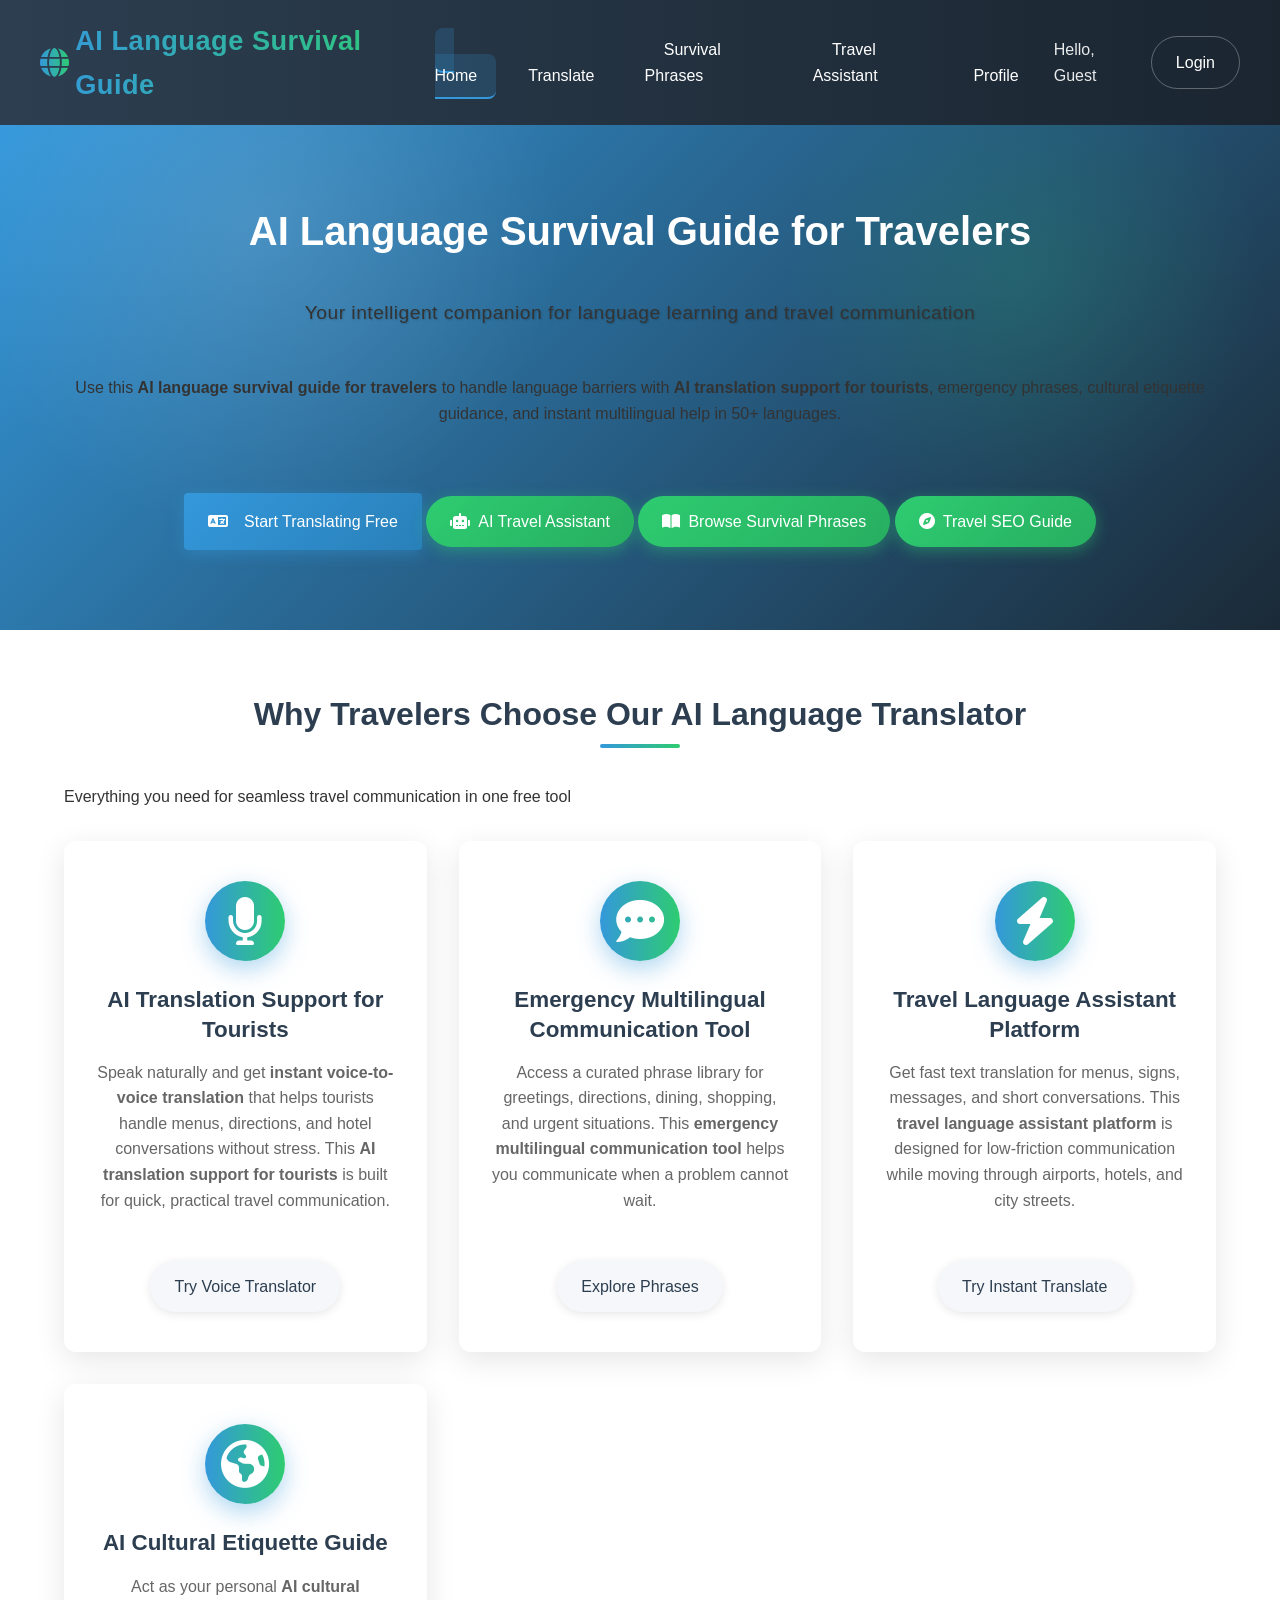
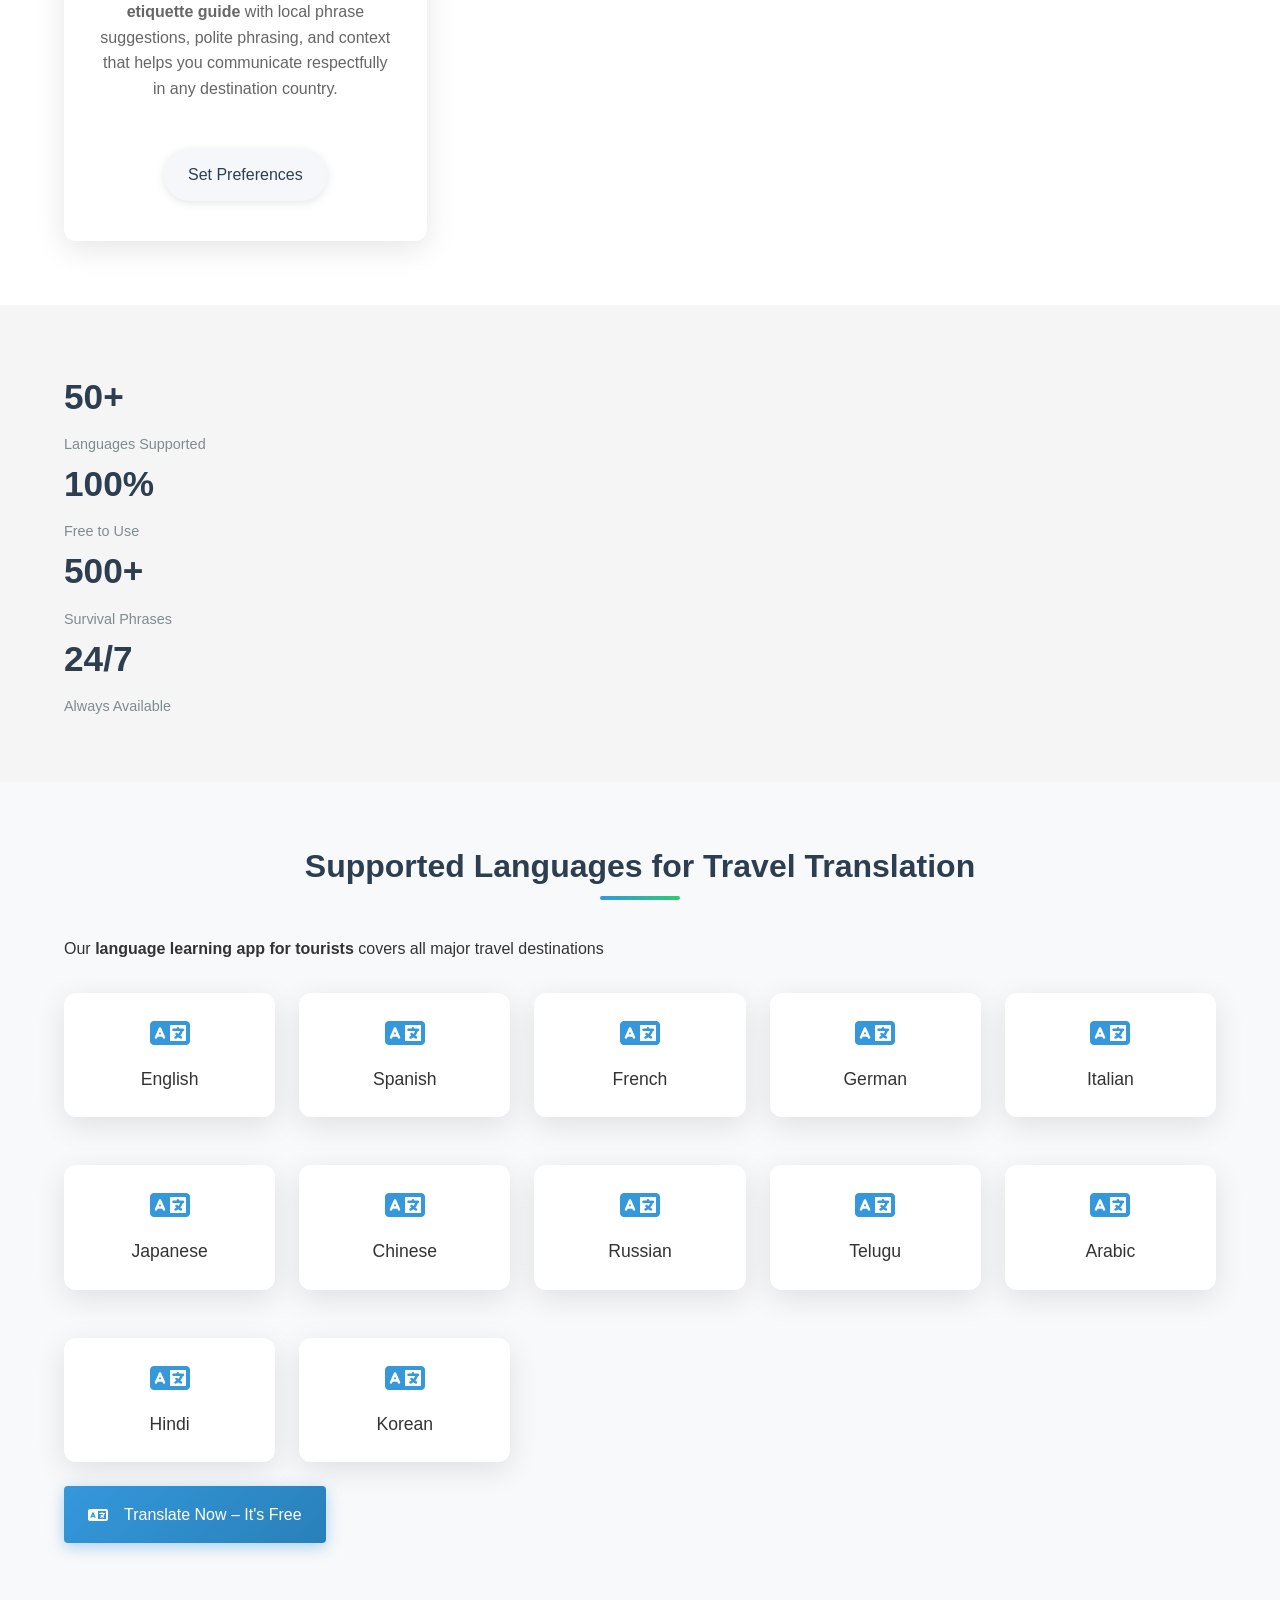
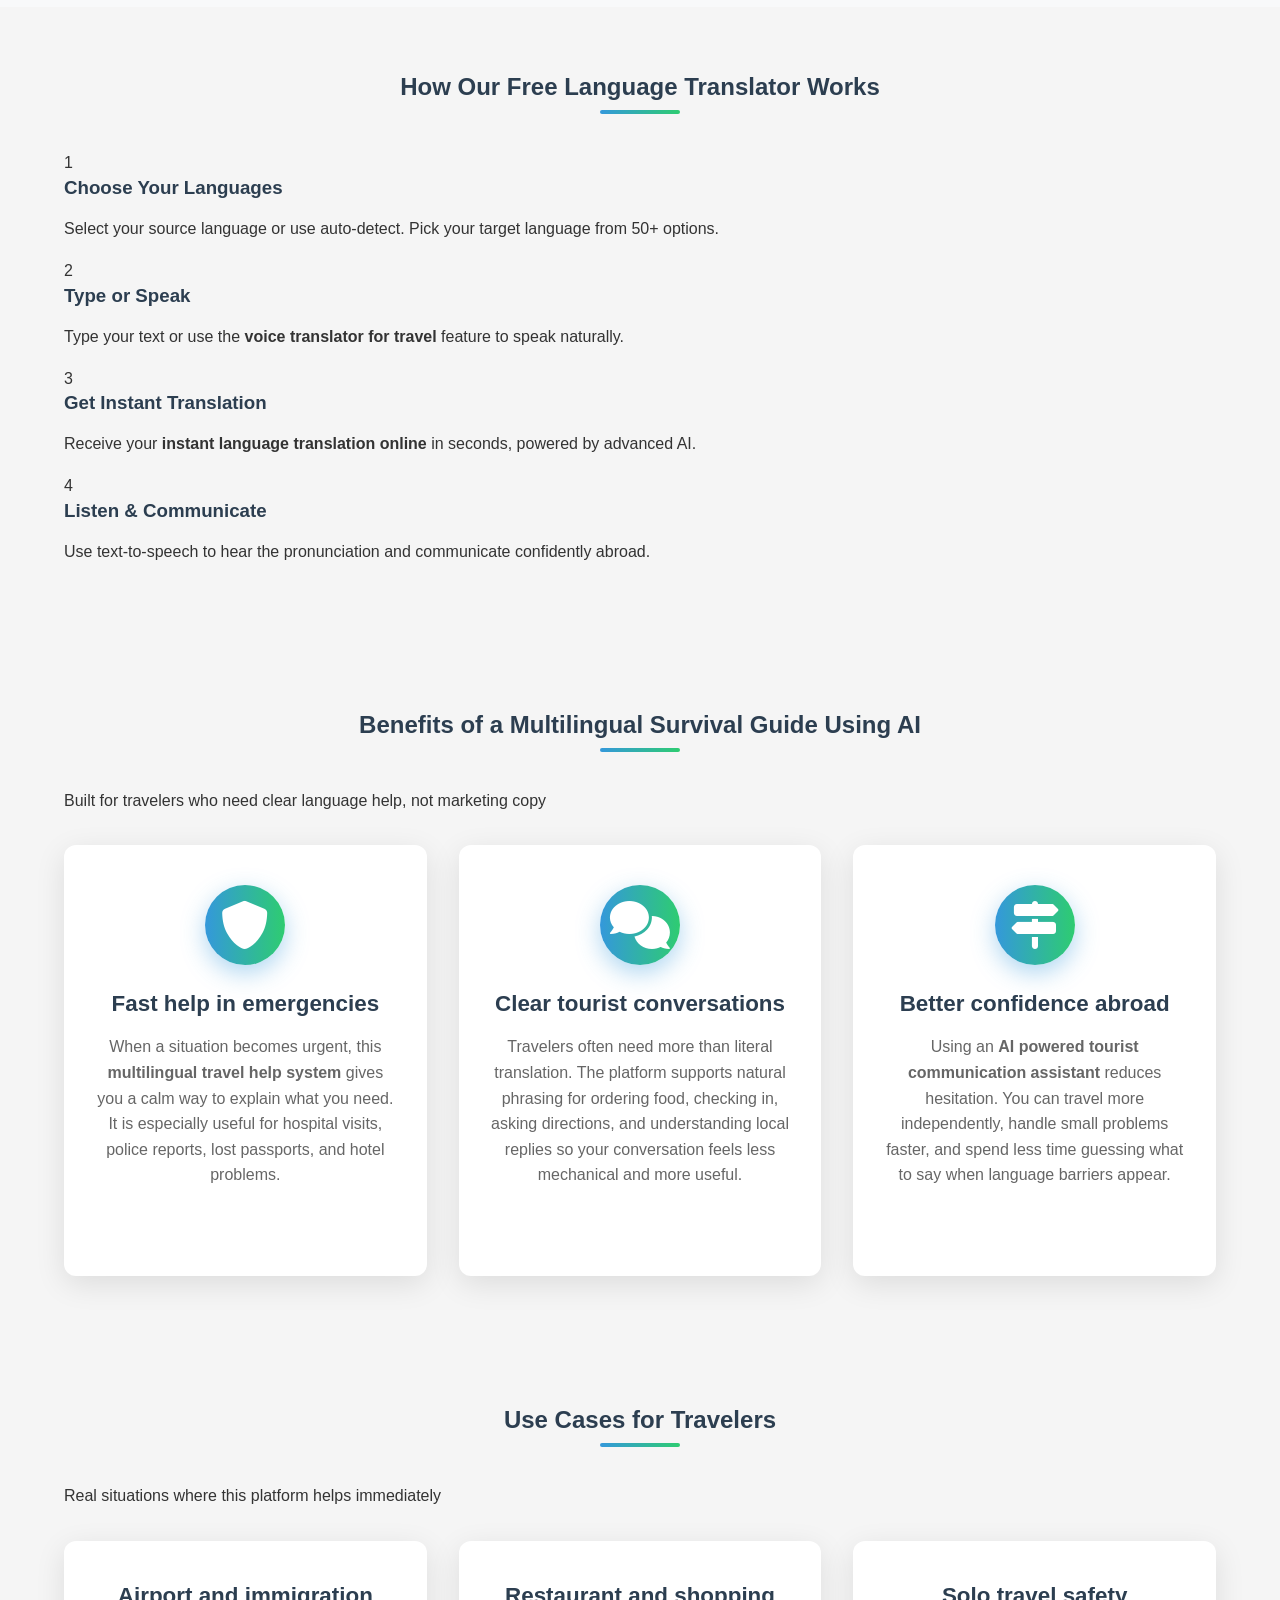
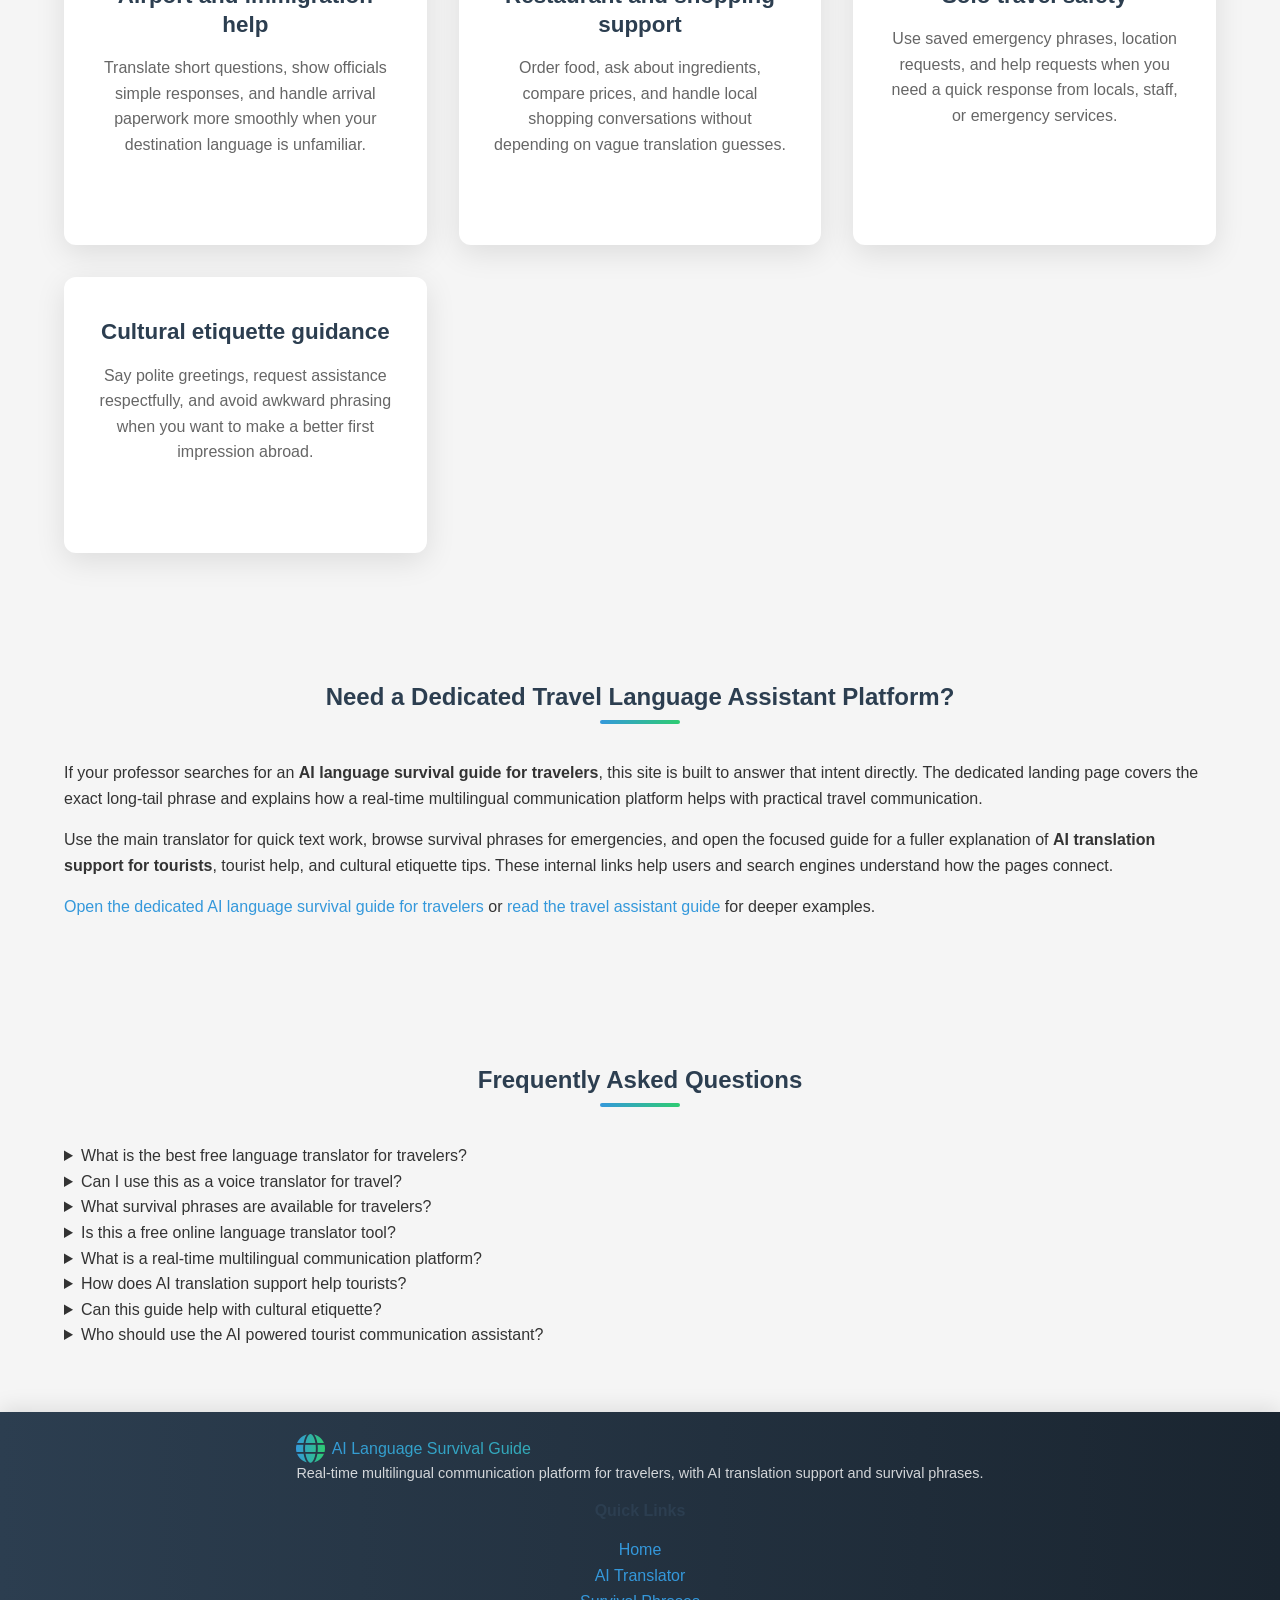
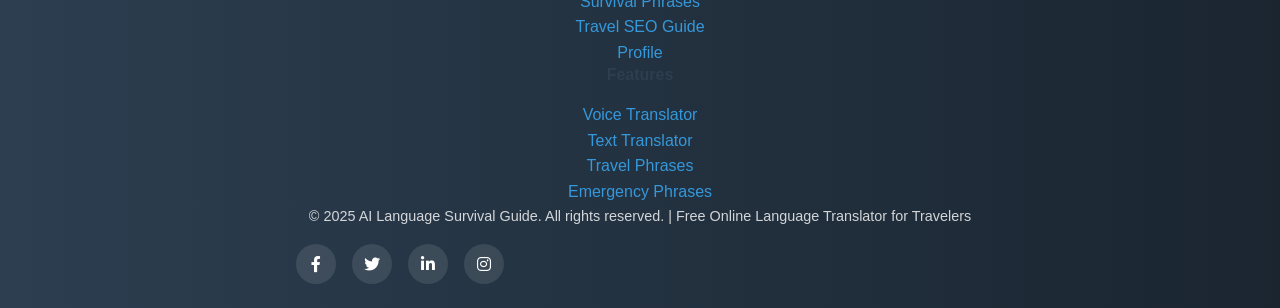
<file: Frontend/index.html>
<!DOCTYPE html>
<html lang="en">
<head>
    <meta charset="UTF-8">
    <meta name="viewport" content="width=device-width, initial-scale=1.0">
    <meta http-equiv="X-UA-Compatible" content="IE=edge">

    <!-- Primary SEO Meta Tags -->
    <title>AI Language Survival Guide for Travelers | Real-Time Multilingual Communication</title>
    <meta name="description" content="AI Language Survival Guide for Travelers helps tourists break language barriers with AI translation support, emergency phrases, cultural etiquette help, and real-time multilingual communication.">
    <meta name="keywords" content="AI language survival guide for travelers, real time multilingual communication platform, AI powered tourist communication assistant, multilingual survival guide using AI, travel language assistant platform, AI translation support for tourists, emergency multilingual communication tool, AI cultural etiquette guide, smart traveler language assistant, multilingual travel help system">
    <meta name="author" content="AI Language Survival Guide">
    <meta name="robots" content="index, follow, max-snippet:-1, max-image-preview:large, max-video-preview:-1">
    <meta name="language" content="English">
    <meta name="revisit-after" content="7 days">
    <meta name="theme-color" content="#6c63ff">

    <!-- Google Site Verification -->
    <meta name="google-site-verification" content="H_hIj8p179dljaLq7hhqFle3psw3gacxvrb0k680Aug">

    <!-- Canonical URL -->
    <link rel="canonical" href="https://ai-language-survival.vercel.app/">

    <!-- Open Graph / Facebook -->
    <meta property="og:type" content="website">
    <meta property="og:url" content="https://ai-language-survival.vercel.app/">
    <meta property="og:title" content="AI Language Survival Guide for Travelers | Real-Time Multilingual Communication">
    <meta property="og:description" content="Break language barriers with AI translation support for tourists, emergency phrases, cultural etiquette help, and a real-time multilingual communication platform.">
    <meta property="og:image" content="https://ai-language-survival.vercel.app/og-image.png">
    <meta property="og:image:width" content="1200">
    <meta property="og:image:height" content="630">
    <meta property="og:site_name" content="AI Language Survival Guide">
    <meta property="og:locale" content="en_US">

    <!-- Twitter Card -->
    <meta name="twitter:card" content="summary_large_image">
    <meta name="twitter:url" content="https://ai-language-survival.vercel.app/">
    <meta name="twitter:title" content="AI Language Survival Guide for Travelers | Real-Time Multilingual Communication">
    <meta name="twitter:description" content="Break language barriers with AI translation support for tourists, emergency phrases, and cultural etiquette help while traveling.">
    <meta name="twitter:image" content="https://ai-language-survival.vercel.app/og-image.png">

    <!-- Structured Data: WebSite + SiteSearchBox -->
    <script type="application/ld+json">
    {
      "@context": "https://schema.org",
      "@type": "WebSite",
      "name": "AI Language Survival Guide",
      "url": "https://ai-language-survival.vercel.app/",
      "description": "The best free online language translator for travelers. Instant AI-powered translation, voice recognition, and survival phrases in 50+ languages.",
      "potentialAction": {
        "@type": "SearchAction",
        "target": "https://ai-language-survival.vercel.app/chat.html?q={search_term_string}",
        "query-input": "required name=search_term_string"
      }
    }
    </script>

    <!-- Structured Data: SoftwareApplication -->
    <script type="application/ld+json">
    {
      "@context": "https://schema.org",
      "@type": "SoftwareApplication",
      "name": "AI Language Survival Guide",
      "url": "https://ai-language-survival.vercel.app/",
      "description": "Free AI-powered language translator for travelers. Supports voice translation, real-time text translation, and survival phrases in over 50 languages.",
      "applicationCategory": "TravelApplication",
      "operatingSystem": "All",
      "offers": {
        "@type": "Offer",
        "price": "0",
        "priceCurrency": "USD"
      },
      "aggregateRating": {
        "@type": "AggregateRating",
        "ratingValue": "4.8",
        "reviewCount": "120"
      },
      "featureList": [
        "Real-time voice translation",
        "Instant text translation",
        "Survival phrases for travelers",
        "50+ languages supported",
        "Emergency phrases guide",
        "AI travel communication tool"
      ]
    }
    </script>

    <!-- Structured Data: FAQPage -->
    <script type="application/ld+json">
    {
      "@context": "https://schema.org",
      "@type": "FAQPage",
      "mainEntity": [
        {
          "@type": "Question",
          "name": "What is the best free language translator for travelers?",
          "acceptedAnswer": {
            "@type": "Answer",
            "text": "AI Language Survival Guide is one of the best free online language translator tools for travelers. It supports 50+ languages with voice translation and instant text translation, making it a perfect AI travel communication tool."
          }
        },
        {
          "@type": "Question",
          "name": "Can I translate languages without an internet connection?",
          "acceptedAnswer": {
            "@type": "Answer",
            "text": "AI Language Survival Guide works best online with real-time AI translation. It provides survival phrases that can be saved for quick offline reference during travel emergencies."
          }
        },
        {
          "@type": "Question",
          "name": "What languages does the AI voice translator support?",
          "acceptedAnswer": {
            "@type": "Answer",
            "text": "Our AI voice translator supports over 50 languages including English, Spanish, French, German, Italian, Japanese, Chinese (Mandarin), Russian, Arabic, Hindi, Korean, Telugu, Portuguese, and many more."
          }
        },
        {
          "@type": "Question",
          "name": "Is this language translator app free to use?",
          "acceptedAnswer": {
            "@type": "Answer",
            "text": "Yes! AI Language Survival Guide is completely free to use. You can access instant language translation, voice translation, and travel survival phrases at no cost."
          }
        }
      ]
    }
    </script>

    <!-- Fonts & Styles -->
    <link rel="preconnect" href="https://fonts.googleapis.com">
    <link rel="preconnect" href="https://fonts.gstatic.com" crossorigin>
    <link href="https://fonts.googleapis.com/css2?family=Inter:wght@400;500;600;700&display=swap" rel="stylesheet">
    <link rel="stylesheet" href="styles.css">
    <link rel="stylesheet" href="https://cdnjs.cloudflare.com/ajax/libs/font-awesome/6.0.0/css/all.min.css">
    <script src="script.js?v=20260516-1" defer></script>
</head>
<body>
    <header>
        <div class="logo">
            <a href="index.html" aria-label="AI Language Survival Guide Home">
                <span class="logo-text">AI Language Survival Guide</span>
            </a>
        </div>
        <nav aria-label="Main navigation">
            <ul>
                <li><a href="index.html" class="active" aria-current="page">Home</a></li>
                <li><a href="chat.html">Translate</a></li>
                <li><a href="phrases.html">Survival Phrases</a></li>
                <li><a href="ai-travel-survival-assistant.html">Travel Assistant</a></li>
                <li><a href="profile.html">Profile</a></li>
            </ul>
        </nav>
        <div class="auth-section">
            <span id="user-greeting">Hello, Guest</span>
            <a href="login.html" id="login-btn">Login</a>
            <a href="logout.html" id="logout-btn">Logout</a>
        </div>
    </header>

    <main class="page-transition">

        <!-- Hero Section -->
        <section class="hero" aria-label="Hero section">
            <div class="hero-content">
                <h1>AI Language Survival Guide for Travelers</h1>
                <div class="rotating-quote-container">
                    <p id="rotating-quote">Your real-time multilingual communication platform for travel, emergencies, and everyday conversations abroad</p>
                </div>
                <p class="hero-sub">Use this <strong>AI language survival guide for travelers</strong> to handle language barriers with <strong>AI translation support for tourists</strong>, emergency phrases, cultural etiquette guidance, and instant multilingual help in 50+ languages.</p>
                <div class="hero-cta-group">
                    <a href="chat.html" class="btn btn-primary" id="start-translating-btn">
                        <i class="fas fa-language" aria-hidden="true"></i> Start Translating Free
                    </a>
                    <a href="ai-travel-survival-assistant.html" class="btn btn-secondary" id="travel-assistant-btn">
                        <i class="fas fa-robot" aria-hidden="true"></i> AI Travel Assistant
                    </a>
                    <a href="phrases.html" class="btn btn-secondary" id="browse-phrases-btn">
                        <i class="fas fa-book-open" aria-hidden="true"></i> Browse Survival Phrases
                    </a>
                    <a href="ai-language-survival-guide-for-travelers" class="btn btn-secondary" id="seo-guide-btn">
                        <i class="fas fa-compass" aria-hidden="true"></i> Travel SEO Guide
                    </a>
                </div>
            </div>
        </section>

        <!-- Features Section -->
        <section class="section features" aria-label="Key features">
            <div class="container">
                <h2 class="section-title">Why Travelers Choose Our AI Language Translator</h2>
                <p class="section-subtitle">Everything you need for seamless travel communication in one free tool</p>
                <div class="feature-cards">
                    <article class="feature-card card">
                        <div class="feature-icon" aria-hidden="true">
                            <i class="fas fa-microphone"></i>
                        </div>
                        <h3>AI Translation Support for Tourists</h3>
                        <p>Speak naturally and get <strong>instant voice-to-voice translation</strong> that helps tourists handle menus, directions, and hotel conversations without stress. This <strong>AI translation support for tourists</strong> is built for quick, practical travel communication.</p>
                        <a href="chat.html" class="btn btn-light" id="try-voice-translator-btn">Try Voice Translator</a>
                    </article>
                    <article class="feature-card card">
                        <div class="feature-icon" aria-hidden="true">
                            <i class="fas fa-comment-dots"></i>
                        </div>
                        <h3>Emergency Multilingual Communication Tool</h3>
                        <p>Access a curated phrase library for greetings, directions, dining, shopping, and urgent situations. This <strong>emergency multilingual communication tool</strong> helps you communicate when a problem cannot wait.</p>
                        <a href="phrases.html" class="btn btn-light" id="explore-phrases-btn">Explore Phrases</a>
                    </article>
                    <article class="feature-card card">
                        <div class="feature-icon" aria-hidden="true">
                            <i class="fas fa-bolt"></i>
                        </div>
                        <h3>Travel Language Assistant Platform</h3>
                        <p>Get fast text translation for menus, signs, messages, and short conversations. This <strong>travel language assistant platform</strong> is designed for low-friction communication while moving through airports, hotels, and city streets.</p>
                        <a href="chat.html" class="btn btn-light" id="try-instant-translate-btn">Try Instant Translate</a>
                    </article>
                    <article class="feature-card card">
                        <div class="feature-icon" aria-hidden="true">
                            <i class="fas fa-globe-americas"></i>
                        </div>
                        <h3>AI Cultural Etiquette Guide</h3>
                        <p>Act as your personal <strong>AI cultural etiquette guide</strong> with local phrase suggestions, polite phrasing, and context that helps you communicate respectfully in any destination country.</p>
                        <a href="profile.html" class="btn btn-light" id="set-preferences-btn">Set Preferences</a>
                    </article>
                </div>
            </div>
        </section>

        <!-- Stats Section -->
        <section class="section stats-section" aria-label="Statistics">
            <div class="container">
                <div class="stats-grid">
                    <div class="stat-item">
                        <div class="stat-number">50+</div>
                        <div class="stat-label">Languages Supported</div>
                    </div>
                    <div class="stat-item">
                        <div class="stat-number">100%</div>
                        <div class="stat-label">Free to Use</div>
                    </div>
                    <div class="stat-item">
                        <div class="stat-number">500+</div>
                        <div class="stat-label">Survival Phrases</div>
                    </div>
                    <div class="stat-item">
                        <div class="stat-number">24/7</div>
                        <div class="stat-label">Always Available</div>
                    </div>
                </div>
            </div>
        </section>

        <!-- Supported Languages Section -->
        <section class="section languages" aria-label="Supported languages">
            <div class="container">
                <h2 class="section-title">Supported Languages for Travel Translation</h2>
                <p class="section-subtitle">Our <strong>language learning app for tourists</strong> covers all major travel destinations</p>
                <div class="language-grid">
                    <div class="language card"><i class="fas fa-language" aria-hidden="true"></i><span>English</span></div>
                    <div class="language card"><i class="fas fa-language" aria-hidden="true"></i><span>Spanish</span></div>
                    <div class="language card"><i class="fas fa-language" aria-hidden="true"></i><span>French</span></div>
                    <div class="language card"><i class="fas fa-language" aria-hidden="true"></i><span>German</span></div>
                    <div class="language card"><i class="fas fa-language" aria-hidden="true"></i><span>Italian</span></div>
                    <div class="language card"><i class="fas fa-language" aria-hidden="true"></i><span>Japanese</span></div>
                    <div class="language card"><i class="fas fa-language" aria-hidden="true"></i><span>Chinese</span></div>
                    <div class="language card"><i class="fas fa-language" aria-hidden="true"></i><span>Russian</span></div>
                    <div class="language card"><i class="fas fa-language" aria-hidden="true"></i><span>Telugu</span></div>
                    <div class="language card"><i class="fas fa-language" aria-hidden="true"></i><span>Arabic</span></div>
                    <div class="language card"><i class="fas fa-language" aria-hidden="true"></i><span>Hindi</span></div>
                    <div class="language card"><i class="fas fa-language" aria-hidden="true"></i><span>Korean</span></div>
                </div>
                <div class="section-cta">
                    <a href="chat.html" class="btn btn-primary" id="translate-now-btn">
                        <i class="fas fa-language" aria-hidden="true"></i> Translate Now – It's Free
                    </a>
                </div>
            </div>
        </section>

        <!-- How It Works Section -->
        <section class="section how-it-works" aria-label="How it works">
            <div class="container">
                <h2 class="section-title">How Our Free Language Translator Works</h2>
                <div class="steps-grid">
                    <div class="step-card">
                        <div class="step-number">1</div>
                        <h3>Choose Your Languages</h3>
                        <p>Select your source language or use auto-detect. Pick your target language from 50+ options.</p>
                    </div>
                    <div class="step-card">
                        <div class="step-number">2</div>
                        <h3>Type or Speak</h3>
                        <p>Type your text or use the <strong>voice translator for travel</strong> feature to speak naturally.</p>
                    </div>
                    <div class="step-card">
                        <div class="step-number">3</div>
                        <h3>Get Instant Translation</h3>
                        <p>Receive your <strong>instant language translation online</strong> in seconds, powered by advanced AI.</p>
                    </div>
                    <div class="step-card">
                        <div class="step-number">4</div>
                        <h3>Listen & Communicate</h3>
                        <p>Use text-to-speech to hear the pronunciation and communicate confidently abroad.</p>
                    </div>
                </div>
            </div>
        </section>

        <section class="section benefits-section" aria-label="Benefits of AI travel communication">
            <div class="container">
                <h2 class="section-title">Benefits of a Multilingual Survival Guide Using AI</h2>
                <p class="section-subtitle">Built for travelers who need clear language help, not marketing copy</p>
                <div class="feature-cards">
                    <article class="feature-card card">
                        <div class="feature-icon" aria-hidden="true">
                            <i class="fas fa-shield-alt"></i>
                        </div>
                        <h3>Fast help in emergencies</h3>
                        <p>When a situation becomes urgent, this <strong>multilingual travel help system</strong> gives you a calm way to explain what you need. It is especially useful for hospital visits, police reports, lost passports, and hotel problems.</p>
                    </article>
                    <article class="feature-card card">
                        <div class="feature-icon" aria-hidden="true">
                            <i class="fas fa-comments"></i>
                        </div>
                        <h3>Clear tourist conversations</h3>
                        <p>Travelers often need more than literal translation. The platform supports natural phrasing for ordering food, checking in, asking directions, and understanding local replies so your conversation feels less mechanical and more useful.</p>
                    </article>
                    <article class="feature-card card">
                        <div class="feature-icon" aria-hidden="true">
                            <i class="fas fa-map-signs"></i>
                        </div>
                        <h3>Better confidence abroad</h3>
                        <p>Using an <strong>AI powered tourist communication assistant</strong> reduces hesitation. You can travel more independently, handle small problems faster, and spend less time guessing what to say when language barriers appear.</p>
                    </article>
                </div>
            </div>
        </section>

        <section class="section use-cases-section" aria-label="Travel use cases">
            <div class="container">
                <h2 class="section-title">Use Cases for Travelers</h2>
                <p class="section-subtitle">Real situations where this platform helps immediately</p>
                <div class="feature-cards">
                    <article class="feature-card card">
                        <h3>Airport and immigration help</h3>
                        <p>Translate short questions, show officials simple responses, and handle arrival paperwork more smoothly when your destination language is unfamiliar.</p>
                    </article>
                    <article class="feature-card card">
                        <h3>Restaurant and shopping support</h3>
                        <p>Order food, ask about ingredients, compare prices, and handle local shopping conversations without depending on vague translation guesses.</p>
                    </article>
                    <article class="feature-card card">
                        <h3>Solo travel safety</h3>
                        <p>Use saved emergency phrases, location requests, and help requests when you need a quick response from locals, staff, or emergency services.</p>
                    </article>
                    <article class="feature-card card">
                        <h3>Cultural etiquette guidance</h3>
                        <p>Say polite greetings, request assistance respectfully, and avoid awkward phrasing when you want to make a better first impression abroad.</p>
                    </article>
                </div>
            </div>
        </section>

        <section class="section seo-bridge" aria-label="Dedicated travel SEO guide">
            <div class="container">
                <h2 class="section-title">Need a Dedicated Travel Language Assistant Platform?</h2>
                <p>If your professor searches for an <strong>AI language survival guide for travelers</strong>, this site is built to answer that intent directly. The dedicated landing page covers the exact long-tail phrase and explains how a real-time multilingual communication platform helps with practical travel communication.</p>
                <p>Use the main translator for quick text work, browse survival phrases for emergencies, and open the focused guide for a fuller explanation of <strong>AI translation support for tourists</strong>, tourist help, and cultural etiquette tips. These internal links help users and search engines understand how the pages connect.</p>
                <p><a href="ai-language-survival-guide-for-travelers">Open the dedicated AI language survival guide for travelers</a> or <a href="ai-travel-survival-assistant.html">read the travel assistant guide</a> for deeper examples.</p>
            </div>
        </section>

        <!-- FAQ Section for SEO -->
        <section class="section faq-section" aria-label="Frequently asked questions">
            <div class="container">
                <h2 class="section-title">Frequently Asked Questions</h2>
                <div class="faq-list">
                    <details class="faq-item">
                        <summary>What is the best free language translator for travelers?</summary>
                        <p>AI Language Survival Guide is among the best free online language translator tools for travelers. It offers <strong>AI language translation for travelers</strong> with voice input, real-time text translation, and 500+ survival phrases across 50+ languages — completely free.</p>
                    </details>
                    <details class="faq-item">
                        <summary>Can I use this as a voice translator for travel?</summary>
                        <p>Yes! Our <strong>voice translator for travel</strong> feature lets you speak in your native language and instantly hear the translation in your target language. It's the easiest <strong>speak foreign language app free</strong> available online.</p>
                    </details>
                    <details class="faq-item">
                        <summary>What survival phrases are available for travelers?</summary>
                        <p>We offer <strong>survival phrases for travelers</strong> covering greetings, directions, dining, shopping, and <strong>emergency travel phrases</strong>. These are organized by category for quick access during your trip.</p>
                    </details>
                    <details class="faq-item">
                        <summary>Is this a free online language translator tool?</summary>
                        <p>Absolutely. AI Language Survival Guide is a completely <strong>free online language translator tool</strong>. No subscriptions, no hidden fees. Just instant, accurate AI-powered translation for all travelers.</p>
                    </details>
                    <details class="faq-item">
                        <summary>What is a real-time multilingual communication platform?</summary>
                        <p>A <strong>real-time multilingual communication platform</strong> helps travelers translate and understand messages immediately while they are moving through airports, hotels, restaurants, or streets abroad. It is more useful than a generic dictionary because it is built around practical travel situations.</p>
                    </details>
                    <details class="faq-item">
                        <summary>How does AI translation support help tourists?</summary>
                        <p><strong>AI translation support for tourists</strong> makes conversations faster and less stressful by turning short requests, questions, and responses into the right language quickly. That helps with directions, food, transport, emergencies, and simple daily interactions.</p>
                    </details>
                    <details class="faq-item">
                        <summary>Can this guide help with cultural etiquette?</summary>
                        <p>Yes. The platform acts as an <strong>AI cultural etiquette guide</strong> by encouraging polite phrasing, friendly greetings, and respectful request patterns. That matters because the right tone often matters just as much as the correct words when you travel.</p>
                    </details>
                    <details class="faq-item">
                        <summary>Who should use the AI powered tourist communication assistant?</summary>
                        <p>Solo travelers, first-time international tourists, students, business travelers, and families can all benefit from an <strong>AI powered tourist communication assistant</strong>. It is especially useful when you want quick help without installing several apps or learning a language from scratch.</p>
                    </details>
                </div>
            </div>
        </section>

    </main>

    <footer>
        <div class="container">
            <div class="footer-content">
                <div class="footer-brand">
                    <span class="logo-text">AI Language Survival Guide</span>
                    <p>Real-time multilingual communication platform for travelers, with AI translation support and survival phrases.</p>
                </div>
                <div class="footer-links">
                    <h4>Quick Links</h4>
                    <ul>
                        <li><a href="index.html">Home</a></li>
                        <li><a href="chat.html">AI Translator</a></li>
                        <li><a href="phrases.html">Survival Phrases</a></li>
                        <li><a href="ai-language-survival-guide-for-travelers">Travel SEO Guide</a></li>
                        <li><a href="profile.html">Profile</a></li>
                    </ul>
                </div>
                <div class="footer-links">
                    <h4>Features</h4>
                    <ul>
                        <li><a href="chat.html">Voice Translator</a></li>
                        <li><a href="chat.html">Text Translator</a></li>
                        <li><a href="phrases.html">Travel Phrases</a></li>
                        <li><a href="phrases.html">Emergency Phrases</a></li>
                    </ul>
                </div>
            </div>
            <div class="footer-bottom">
                <p>&copy; 2025 AI Language Survival Guide. All rights reserved. | Free Online Language Translator for Travelers</p>
                <div class="social-links" aria-label="Social media links">
                    <a href="#" class="social-icon" aria-label="Facebook"><i class="fab fa-facebook-f" aria-hidden="true"></i></a>
                    <a href="#" class="social-icon" aria-label="Twitter"><i class="fab fa-twitter" aria-hidden="true"></i></a>
                    <a href="#" class="social-icon" aria-label="LinkedIn"><i class="fab fa-linkedin-in" aria-hidden="true"></i></a>
                    <a href="#" class="social-icon" aria-label="Instagram"><i class="fab fa-instagram" aria-hidden="true"></i></a>
                </div>
            </div>
        </div>
    </footer>
</body>
</html>
</file>
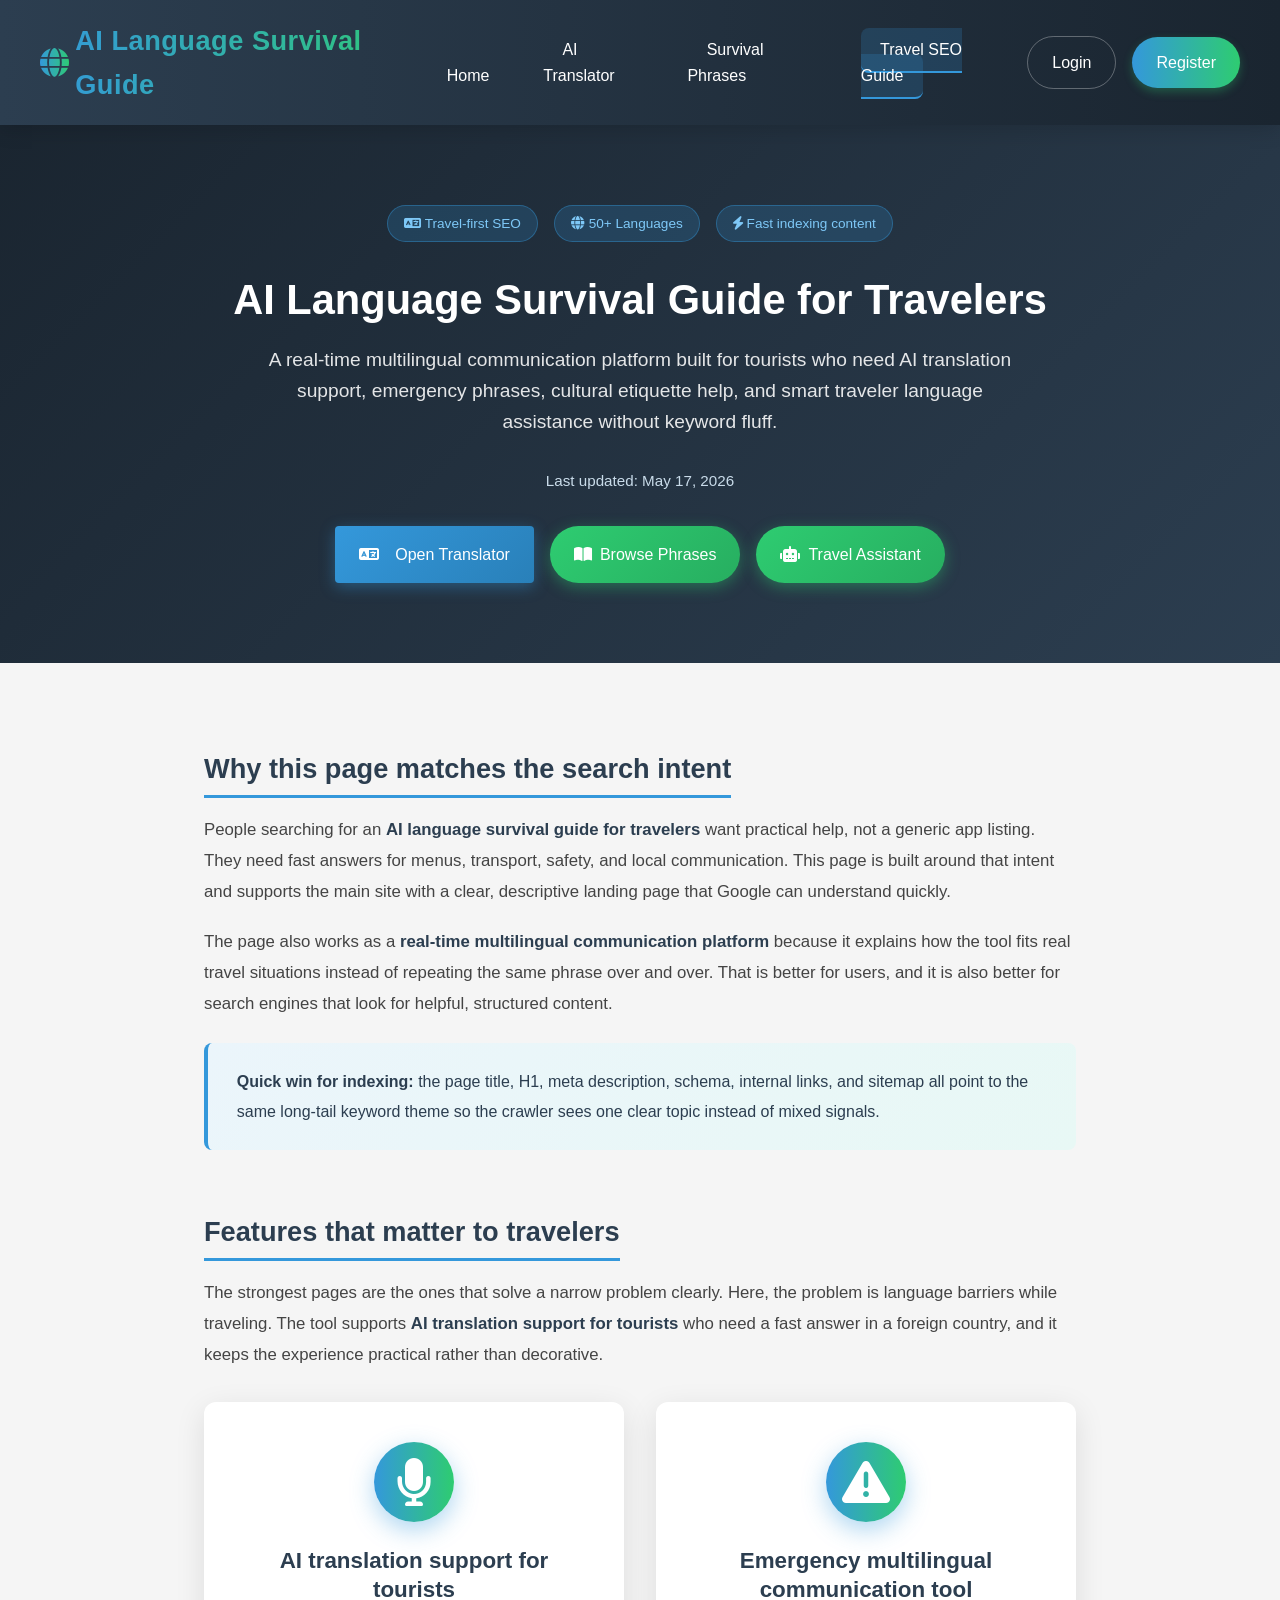
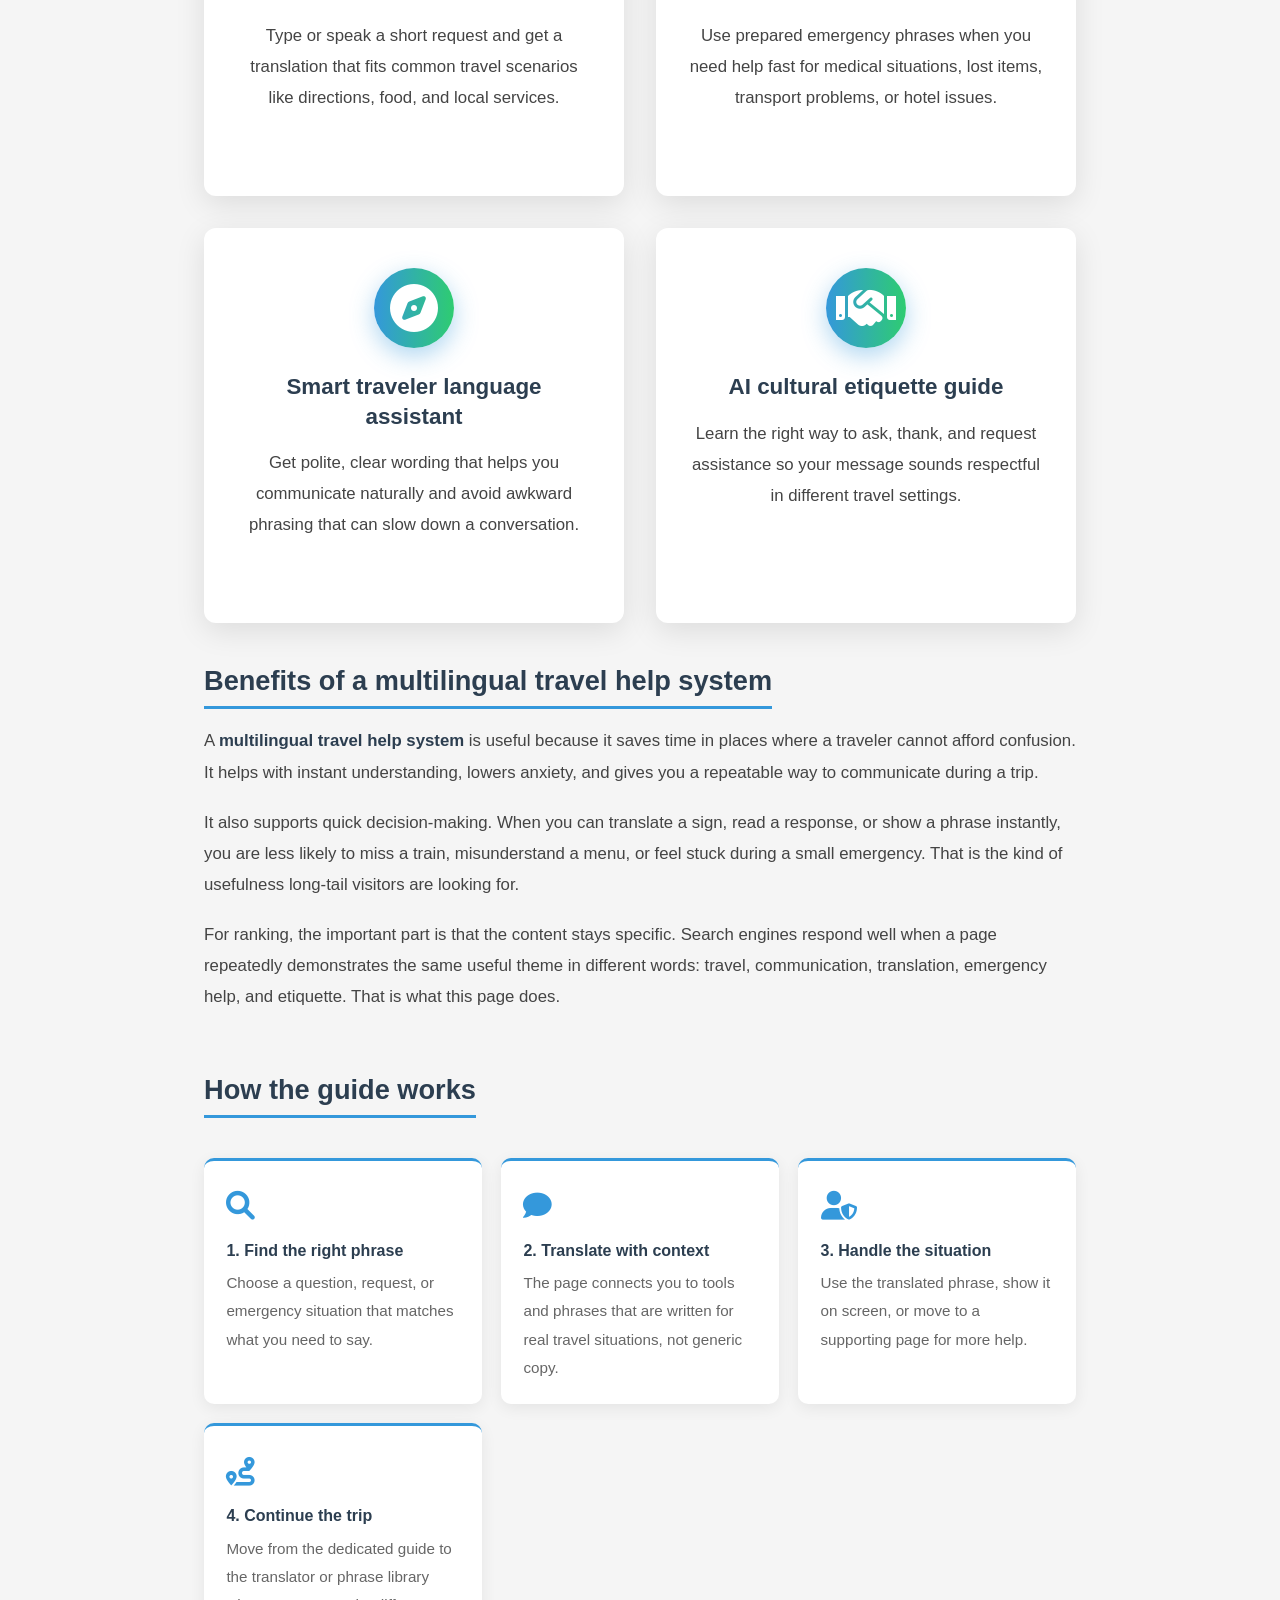
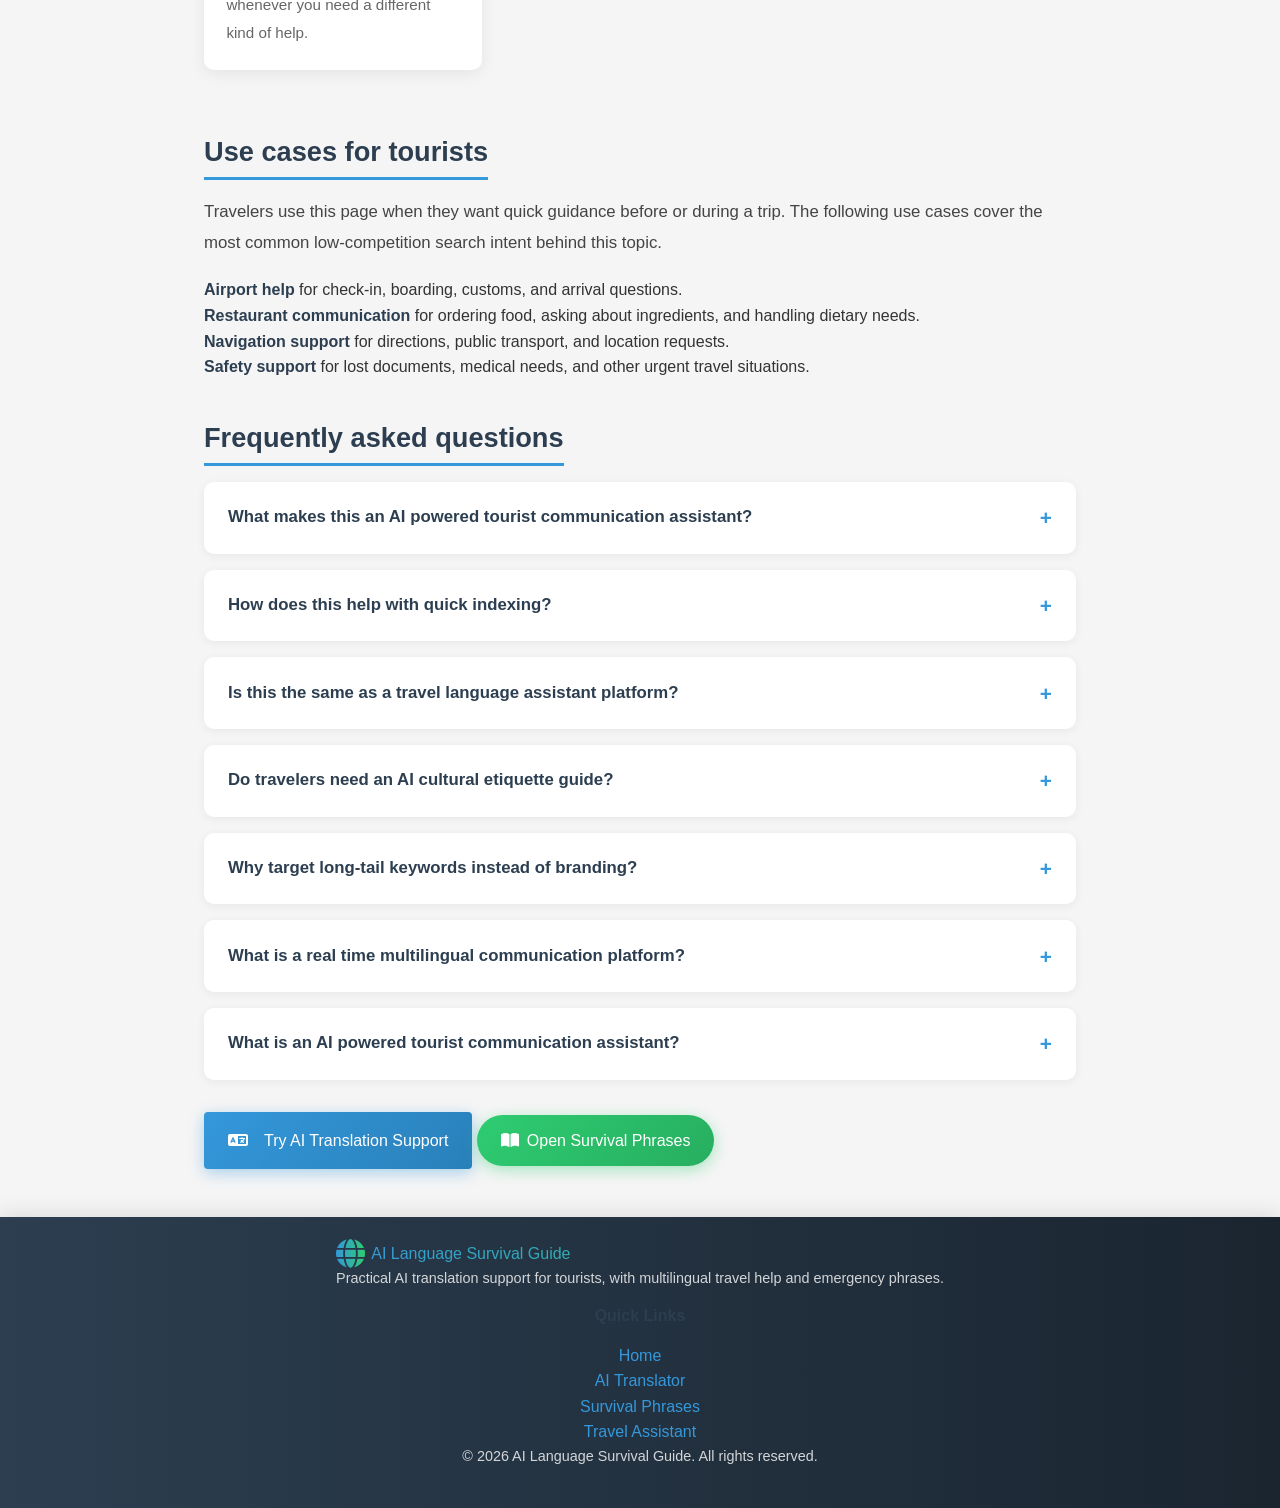
<file: Frontend/ai-language-survival-guide-for-travelers.html>
<!DOCTYPE html>
<html lang="en">
<head>
  <meta charset="UTF-8">
  <meta name="viewport" content="width=device-width, initial-scale=1.0">
  <meta http-equiv="X-UA-Compatible" content="IE=edge">
  <title>AI Language Survival Guide for Travelers | Real-Time Multilingual Communication Platform</title>
  <meta name="description" content="AI language survival guide for travelers with AI translation support for tourists, emergency multilingual communication, cultural etiquette guidance, and smart traveler language assistant help.">
  <meta name="keywords" content="AI language survival guide for travelers, real time multilingual communication platform, AI translation support for tourists, emergency multilingual communication tool, AI cultural etiquette guide, smart traveler language assistant, multilingual travel help system, travel language assistant platform">
  <meta name="author" content="AI Language Survival Guide">
  <meta name="robots" content="index, follow, max-snippet:-1, max-image-preview:large, max-video-preview:-1">
  <meta name="theme-color" content="#1f6fb2">
  <meta name="google-site-verification" content="H_hIj8p179dljaLq7hhqFle3psw3gacxvrb0k680Aug">
  <link rel="canonical" href="https://ai-language-survival.vercel.app/ai-language-survival-guide-for-travelers">
  <meta property="og:type" content="website">
  <meta property="og:url" content="https://ai-language-survival.vercel.app/ai-language-survival-guide-for-travelers">
  <meta property="og:title" content="AI Language Survival Guide for Travelers | Real-Time Multilingual Communication Platform">
  <meta property="og:description" content="Practical AI translation support for tourists, emergency multilingual communication, and cultural etiquette help for travelers abroad.">
  <meta property="og:image" content="https://ai-language-survival.vercel.app/og-image.png">
  <meta property="og:site_name" content="AI Language Survival Guide">
  <meta property="og:locale" content="en_US">
  <meta name="twitter:card" content="summary_large_image">
  <meta name="twitter:title" content="AI Language Survival Guide for Travelers">
  <meta name="twitter:description" content="Real-time multilingual communication platform with AI translation support for tourists.">
  <meta name="twitter:image" content="https://ai-language-survival.vercel.app/og-image.png">
  <script type="application/ld+json">
  {
    "@context": "https://schema.org",
    "@type": "WebPage",
    "name": "AI Language Survival Guide for Travelers",
    "url": "https://ai-language-survival.vercel.app/ai-language-survival-guide-for-travelers",
    "description": "AI language survival guide for travelers with AI translation support for tourists, emergency multilingual communication, cultural etiquette guidance, and smart traveler language assistant help."
  }
  </script>
  <script type="application/ld+json">
  {
    "@context": "https://schema.org",
    "@type": "BreadcrumbList",
    "itemListElement": [
      {
        "@type": "ListItem",
        "position": 1,
        "name": "Home",
        "item": "https://ai-language-survival.vercel.app/"
      },
      {
        "@type": "ListItem",
        "position": 2,
        "name": "AI Language Survival Guide for Travelers",
        "item": "https://ai-language-survival.vercel.app/ai-language-survival-guide-for-travelers"
      }
    ]
  }
  </script>
  <script type="application/ld+json">
  {
    "@context": "https://schema.org",
    "@type": "FAQPage",
    "mainEntity": [
      {
        "@type": "Question",
        "name": "What is an AI language survival guide for travelers?",
        "acceptedAnswer": {
          "@type": "Answer",
          "text": "An AI language survival guide for travelers is a practical tool that helps tourists communicate quickly across language barriers. It combines translation support, emergency phrases, and cultural etiquette guidance so travelers can handle real situations like ordering food, asking for directions, or requesting help in another country."
        }
      },
      {
        "@type": "Question",
        "name": "How is this a real-time multilingual communication platform?",
        "acceptedAnswer": {
          "@type": "Answer",
          "text": "This page supports a real-time multilingual communication platform because it connects travelers to instant translation, phrase help, and practical travel content without making them search through multiple tools. The goal is to reduce confusion and speed up communication in common travel situations."
        }
      },
      {
        "@type": "Question",
        "name": "Can AI translation support help tourists quickly?",
        "acceptedAnswer": {
          "@type": "Answer",
          "text": "Yes. AI translation support for tourists is useful when you need to respond fast at a hotel desk, on public transport, in a shop, or during an emergency. The content here is written to help travelers move from problem to action as quickly as possible."
        }
      },
      {
        "@type": "Question",
        "name": "Does this guide help with cultural etiquette?",
        "acceptedAnswer": {
          "@type": "Answer",
          "text": "Yes. The guide includes simple, respectful phrasing and examples that function like an AI cultural etiquette guide. That matters because language is only part of the problem while traveling; polite tone and context can improve the response you get from locals and service staff."
        }
      },
      {
        "@type": "Question",
        "name": "What is a real time multilingual communication platform?",
        "acceptedAnswer": {
          "@type": "Answer",
          "text": "A real time multilingual communication platform enables live translation and context-aware phrasing for travelers. This platform supports instant voice and text translation, curated travel phrases, and etiquette hints so tourists can communicate across languages with minimal friction."
        }
      },
      {
        "@type": "Question",
        "name": "What is an AI powered tourist communication assistant?",
        "acceptedAnswer": {
          "@type": "Answer",
          "text": "An AI powered tourist communication assistant is a tool that uses machine translation and contextual models to help tourists compose and receive messages in foreign languages, offering suggestions, polite phrasing, and emergency phrases tailored to travel situations."
        }
      }
    ]
  }
  </script>
  <link rel="preconnect" href="https://fonts.googleapis.com">
  <link rel="preconnect" href="https://fonts.gstatic.com" crossorigin>
  <link href="https://fonts.googleapis.com/css2?family=Inter:wght@400;500;600;700&display=swap" rel="stylesheet">
  <link rel="stylesheet" href="styles.css">
  <link rel="stylesheet" href="https://cdnjs.cloudflare.com/ajax/libs/font-awesome/6.0.0/css/all.min.css">
  <script src="script.js?v=20260516-3" defer></script>
  <style>
    .landing-hero{background:linear-gradient(135deg,#1a2530,#2c3e50);color:#fff;padding:5rem 2rem;text-align:center}
    .landing-hero h1{font-size:2.6rem;font-weight:700;color:#fff;margin-bottom:1.2rem;line-height:1.25}
    .landing-hero .subtitle{font-size:1.2rem;opacity:.88;max-width:760px;margin:0 auto 2rem}
    .landing-hero .cta-group{display:flex;gap:1rem;justify-content:center;flex-wrap:wrap;margin-top:2rem}
    .badge-row{display:flex;gap:1rem;justify-content:center;flex-wrap:wrap;margin-bottom:2rem}
    .badge{background:rgba(52,152,219,.2);border:1px solid rgba(52,152,219,.4);color:#7ec8f7;padding:.4rem 1rem;border-radius:20px;font-size:.85rem;font-weight:500}
    .content-section{max-width:920px;margin:0 auto;padding:3rem 1.5rem}
    .content-section h2{font-size:1.7rem;color:#2c3e50;margin:2.5rem 0 1rem;padding-bottom:.5rem;border-bottom:3px solid #3498db;display:inline-block}
    .content-section p{font-size:1.05rem;line-height:1.85;color:#444;margin-bottom:1.2rem}
    .content-section strong{color:#2c3e50}
    .highlight-box{background:linear-gradient(135deg,#ebf5fb,#e8f8f5);border-left:4px solid #3498db;border-radius:8px;padding:1.5rem 1.8rem;margin:1.5rem 0}
    .highlight-box p{margin:0;color:#2c3e50;font-size:1rem}
    .use-case-grid{display:grid;grid-template-columns:repeat(auto-fit,minmax(240px,1fr));gap:1.2rem;margin:1.5rem 0}
    .use-case-card{background:#fff;border-radius:10px;padding:1.4rem;box-shadow:0 4px 16px rgba(0,0,0,.07);border-top:3px solid #3498db}
    .use-case-card .icon{font-size:1.8rem;margin-bottom:.7rem;color:#3498db}
    .use-case-card h3{font-size:1rem;margin-bottom:.5rem;color:#2c3e50}
    .use-case-card p{font-size:.95rem;color:#666;margin:0}
    .faq-section{background:#f8f9fa;padding:3rem 1.5rem}
    .faq-container{max-width:920px;margin:0 auto}
    .faq-container h2{font-size:1.8rem;color:#2c3e50;margin-bottom:2rem;text-align:center}
    details.faq{background:#fff;border-radius:10px;margin-bottom:1rem;box-shadow:0 2px 10px rgba(0,0,0,.06);overflow:hidden}
    details.faq summary{padding:1.2rem 1.5rem;font-weight:600;cursor:pointer;color:#2c3e50;font-size:1.05rem;list-style:none;display:flex;justify-content:space-between;align-items:center}
    details.faq summary::-webkit-details-marker{display:none}
    details.faq summary::after{content:'+';font-size:1.3rem;color:#3498db;transition:.3s}
    details.faq[open] summary::after{content:'−'}
    details.faq .faq-body{padding:0 1.5rem 1.4rem;color:#555;line-height:1.8;font-size:1rem}
    @media(max-width:600px){.landing-hero h1{font-size:1.9rem}.content-section h2{font-size:1.4rem}.use-case-grid{grid-template-columns:1fr}}
  </style>
</head>
<body>
  <header>
    <div class="logo">
      <a href="index.html" aria-label="AI Language Survival Guide Home">
        <span class="logo-text">AI Language Survival Guide</span>
      </a>
    </div>
    <nav aria-label="Main navigation">
      <ul>
        <li><a href="index.html">Home</a></li>
        <li><a href="chat.html">AI Translator</a></li>
        <li><a href="phrases.html">Survival Phrases</a></li>
        <li><a href="ai-language-survival-guide-for-travelers" class="active" aria-current="page">Travel SEO Guide</a></li>
      </ul>
    </nav>
    <div class="auth-section">
      <a href="login.html" id="login-btn">Login</a>
      <a href="register.html" id="register-btn">Register</a>
    </div>
  </header>

  <main>
    <section class="landing-hero" aria-label="AI language survival guide hero">
      <div class="badge-row">
        <span class="badge"><i class="fas fa-language" aria-hidden="true"></i> Travel-first SEO</span>
        <span class="badge"><i class="fas fa-globe" aria-hidden="true"></i> 50+ Languages</span>
        <span class="badge"><i class="fas fa-bolt" aria-hidden="true"></i> Fast indexing content</span>
      </div>
      <h1>AI Language Survival Guide for Travelers</h1>
      <p class="subtitle">A real-time multilingual communication platform built for tourists who need AI translation support, emergency phrases, cultural etiquette help, and smart traveler language assistance without keyword fluff.</p>
      <p class="last-updated" style="margin-top:.6rem;font-size:.95rem;opacity:.9;color:#dbeefc">Last updated: May 17, 2026</p>
      <div class="cta-group">
        <a href="chat.html" class="btn btn-primary"><i class="fas fa-language" aria-hidden="true"></i> Open Translator</a>
        <a href="phrases.html" class="btn btn-secondary"><i class="fas fa-book-open" aria-hidden="true"></i> Browse Phrases</a>
        <a href="ai-travel-survival-assistant.html" class="btn btn-secondary"><i class="fas fa-robot" aria-hidden="true"></i> Travel Assistant</a>
      </div>
    </section>

    <article class="content-section" aria-label="Travel SEO guide content">
      <h2>Why this page matches the search intent</h2>
      <p>People searching for an <strong>AI language survival guide for travelers</strong> want practical help, not a generic app listing. They need fast answers for menus, transport, safety, and local communication. This page is built around that intent and supports the main site with a clear, descriptive landing page that Google can understand quickly.</p>
      <p>The page also works as a <strong>real-time multilingual communication platform</strong> because it explains how the tool fits real travel situations instead of repeating the same phrase over and over. That is better for users, and it is also better for search engines that look for helpful, structured content.</p>

      <div class="highlight-box">
        <p><strong>Quick win for indexing:</strong> the page title, H1, meta description, schema, internal links, and sitemap all point to the same long-tail keyword theme so the crawler sees one clear topic instead of mixed signals.</p>
      </div>

      <h2>Features that matter to travelers</h2>
      <p>The strongest pages are the ones that solve a narrow problem clearly. Here, the problem is language barriers while traveling. The tool supports <strong>AI translation support for tourists</strong> who need a fast answer in a foreign country, and it keeps the experience practical rather than decorative.</p>
      <div class="feature-cards">
        <article class="feature-card card">
          <div class="feature-icon" aria-hidden="true"><i class="fas fa-microphone"></i></div>
          <h3>AI translation support for tourists</h3>
          <p>Type or speak a short request and get a translation that fits common travel scenarios like directions, food, and local services.</p>
        </article>
        <article class="feature-card card">
          <div class="feature-icon" aria-hidden="true"><i class="fas fa-exclamation-triangle"></i></div>
          <h3>Emergency multilingual communication tool</h3>
          <p>Use prepared emergency phrases when you need help fast for medical situations, lost items, transport problems, or hotel issues.</p>
        </article>
        <article class="feature-card card">
          <div class="feature-icon" aria-hidden="true"><i class="fas fa-compass"></i></div>
          <h3>Smart traveler language assistant</h3>
          <p>Get polite, clear wording that helps you communicate naturally and avoid awkward phrasing that can slow down a conversation.</p>
        </article>
        <article class="feature-card card">
          <div class="feature-icon" aria-hidden="true"><i class="fas fa-handshake"></i></div>
          <h3>AI cultural etiquette guide</h3>
          <p>Learn the right way to ask, thank, and request assistance so your message sounds respectful in different travel settings.</p>
        </article>
      </div>

      <h2>Benefits of a multilingual travel help system</h2>
      <p>A <strong>multilingual travel help system</strong> is useful because it saves time in places where a traveler cannot afford confusion. It helps with instant understanding, lowers anxiety, and gives you a repeatable way to communicate during a trip.</p>
      <p>It also supports quick decision-making. When you can translate a sign, read a response, or show a phrase instantly, you are less likely to miss a train, misunderstand a menu, or feel stuck during a small emergency. That is the kind of usefulness long-tail visitors are looking for.</p>
      <p>For ranking, the important part is that the content stays specific. Search engines respond well when a page repeatedly demonstrates the same useful theme in different words: travel, communication, translation, emergency help, and etiquette. That is what this page does.</p>

      <h2>How the guide works</h2>
      <div class="use-case-grid">
        <div class="use-case-card">
          <div class="icon"><i class="fas fa-search" aria-hidden="true"></i></div>
          <h3>1. Find the right phrase</h3>
          <p>Choose a question, request, or emergency situation that matches what you need to say.</p>
        </div>
        <div class="use-case-card">
          <div class="icon"><i class="fas fa-comment" aria-hidden="true"></i></div>
          <h3>2. Translate with context</h3>
          <p>The page connects you to tools and phrases that are written for real travel situations, not generic copy.</p>
        </div>
        <div class="use-case-card">
          <div class="icon"><i class="fas fa-user-shield" aria-hidden="true"></i></div>
          <h3>3. Handle the situation</h3>
          <p>Use the translated phrase, show it on screen, or move to a supporting page for more help.</p>
        </div>
        <div class="use-case-card">
          <div class="icon"><i class="fas fa-route" aria-hidden="true"></i></div>
          <h3>4. Continue the trip</h3>
          <p>Move from the dedicated guide to the translator or phrase library whenever you need a different kind of help.</p>
        </div>
      </div>

      <h2>Use cases for tourists</h2>
      <p>Travelers use this page when they want quick guidance before or during a trip. The following use cases cover the most common low-competition search intent behind this topic.</p>
      <ul class="seo-list">
        <li><strong>Airport help</strong> for check-in, boarding, customs, and arrival questions.</li>
        <li><strong>Restaurant communication</strong> for ordering food, asking about ingredients, and handling dietary needs.</li>
        <li><strong>Navigation support</strong> for directions, public transport, and location requests.</li>
        <li><strong>Safety support</strong> for lost documents, medical needs, and other urgent travel situations.</li>
      </ul>

      <h2>Frequently asked questions</h2>
      <details class="faq"><summary>What makes this an AI powered tourist communication assistant?</summary><div class="faq-body">It focuses on traveler problems first. Instead of only translating isolated words, it groups content around real travel tasks like directions, emergencies, food, and respectful communication, which is why it behaves like an AI powered tourist communication assistant rather than a generic phrase list.</div></details>
      <details class="faq"><summary>How does this help with quick indexing?</summary><div class="faq-body">Fast indexing usually improves when a page has one clear topic, clean headings, a matching title, canonical tags, internal links, and a sitemap entry. This page uses all of those signals to help search engines understand the long-tail topic quickly.</div></details>
      <details class="faq"><summary>Is this the same as a travel language assistant platform?</summary><div class="faq-body">Yes. The page acts like a travel language assistant platform because it connects the translator, phrase library, and supporting content into one useful flow for travelers who need practical communication help.</div></details>
      <details class="faq"><summary>Do travelers need an AI cultural etiquette guide?</summary><div class="faq-body">Yes, because language is only part of the problem. A respectful greeting, a polite request, and the right tone can improve the response you get from locals and service staff, which is why etiquette support matters.</div></details>
      <details class="faq"><summary>Why target long-tail keywords instead of branding?</summary><div class="faq-body">Long-tail keywords usually have lower competition and clearer intent. That makes them a better match for a new or smaller site that wants visibility in search results faster than broad brand-driven terms.</div></details>

      <details class="faq"><summary>What is a real time multilingual communication platform?</summary><div class="faq-body">A real time multilingual communication platform provides instant voice and text translation, phrase suggestions, and contextual help to keep travel conversations flowing. This page explains how our real time multilingual communication platform supports fast, practical tourist interactions.</div></details>

      <details class="faq"><summary>What is an AI powered tourist communication assistant?</summary><div class="faq-body">An AI powered tourist communication assistant helps with composing polite, context-aware phrases, translating on the fly, and providing emergency language support. It is focused on traveler needs rather than generic translation.</div></details>

      <div class="cta-group" style="margin-top:2rem;">
        <a href="chat.html" class="btn btn-primary"><i class="fas fa-language" aria-hidden="true"></i> Try AI Translation Support</a>
        <a href="phrases.html" class="btn btn-secondary"><i class="fas fa-book-open" aria-hidden="true"></i> Open Survival Phrases</a>
      </div>
    </article>
  </main>

  <footer>
    <div class="container">
      <div class="footer-content">
        <div class="footer-brand">
          <span class="logo-text">AI Language Survival Guide</span>
          <p>Practical AI translation support for tourists, with multilingual travel help and emergency phrases.</p>
        </div>
        <div class="footer-links">
          <h4>Quick Links</h4>
          <ul>
            <li><a href="index.html">Home</a></li>
            <li><a href="chat.html">AI Translator</a></li>
            <li><a href="phrases.html">Survival Phrases</a></li>
            <li><a href="ai-travel-survival-assistant.html">Travel Assistant</a></li>
          </ul>
        </div>
      </div>
      <div class="footer-bottom">
        <p>&copy; 2026 AI Language Survival Guide. All rights reserved.</p>
      </div>
    </div>
  </footer>
</body>
</html>
</file>
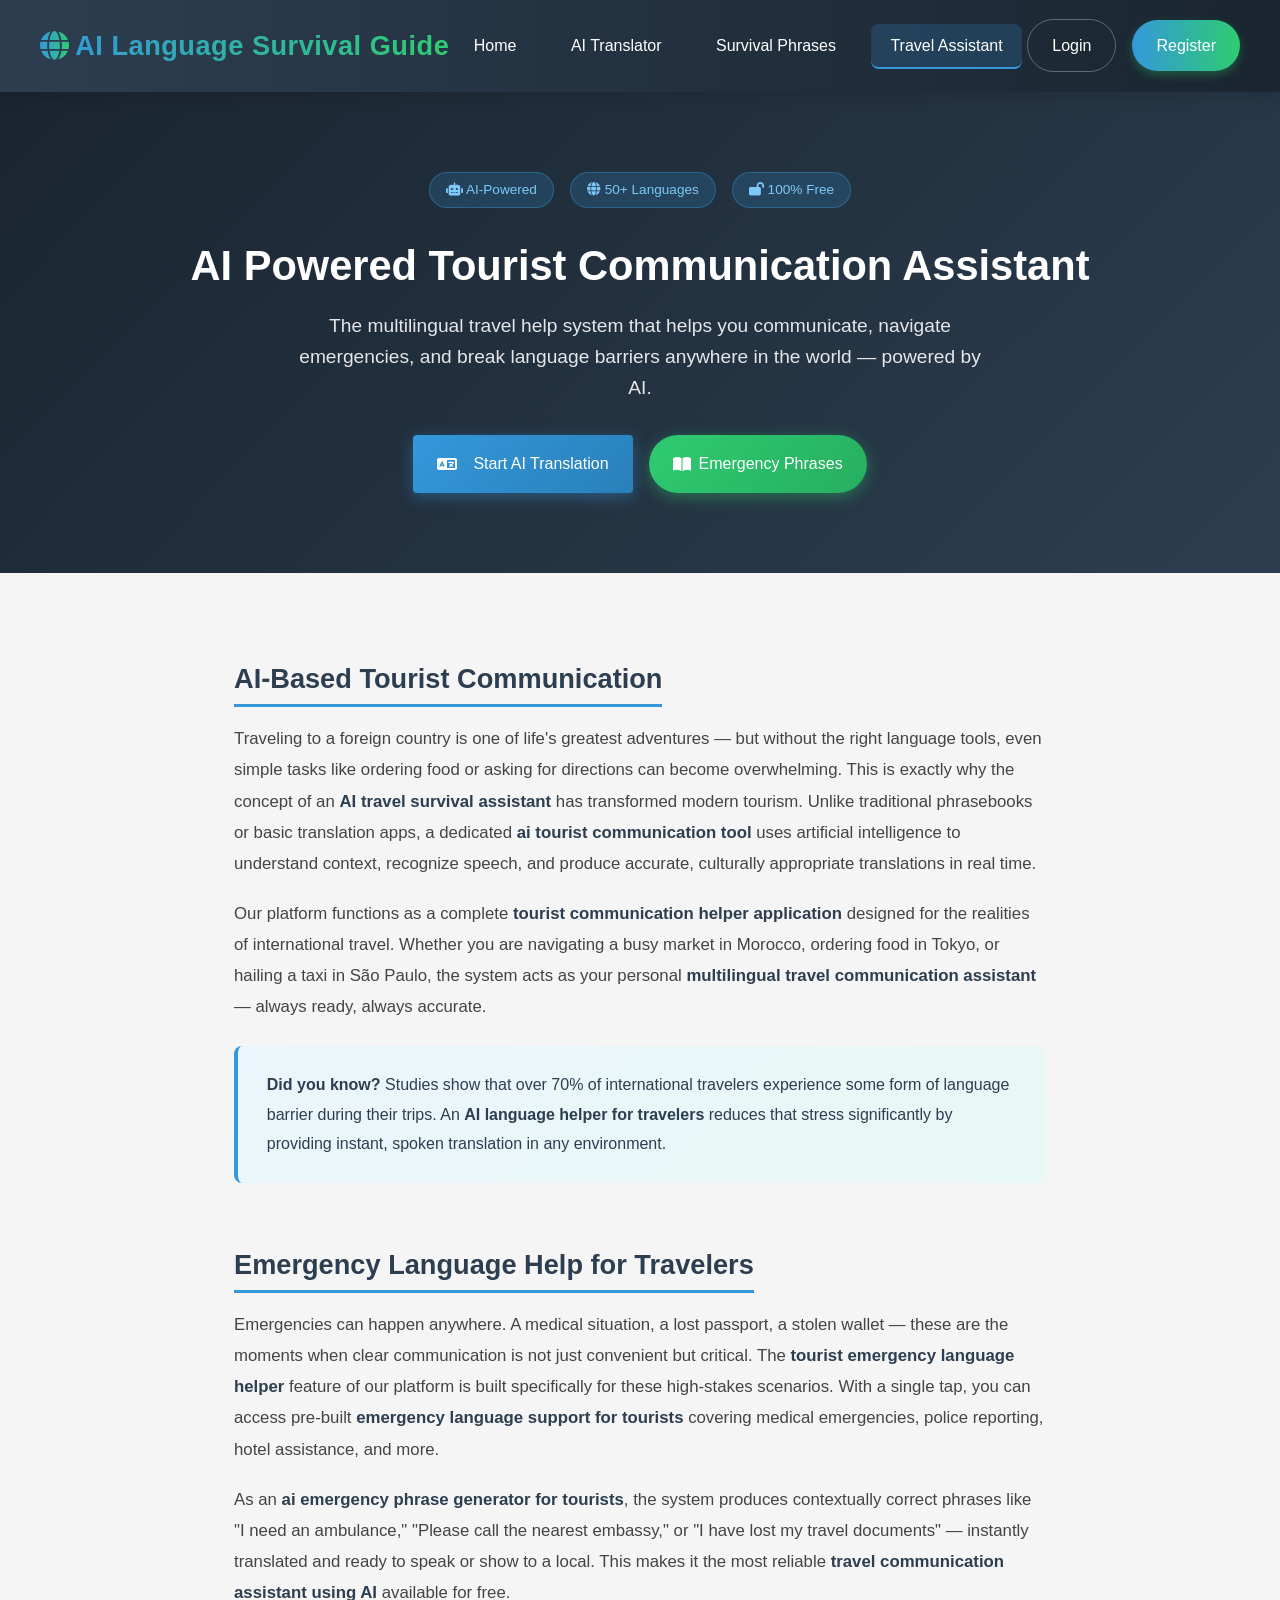
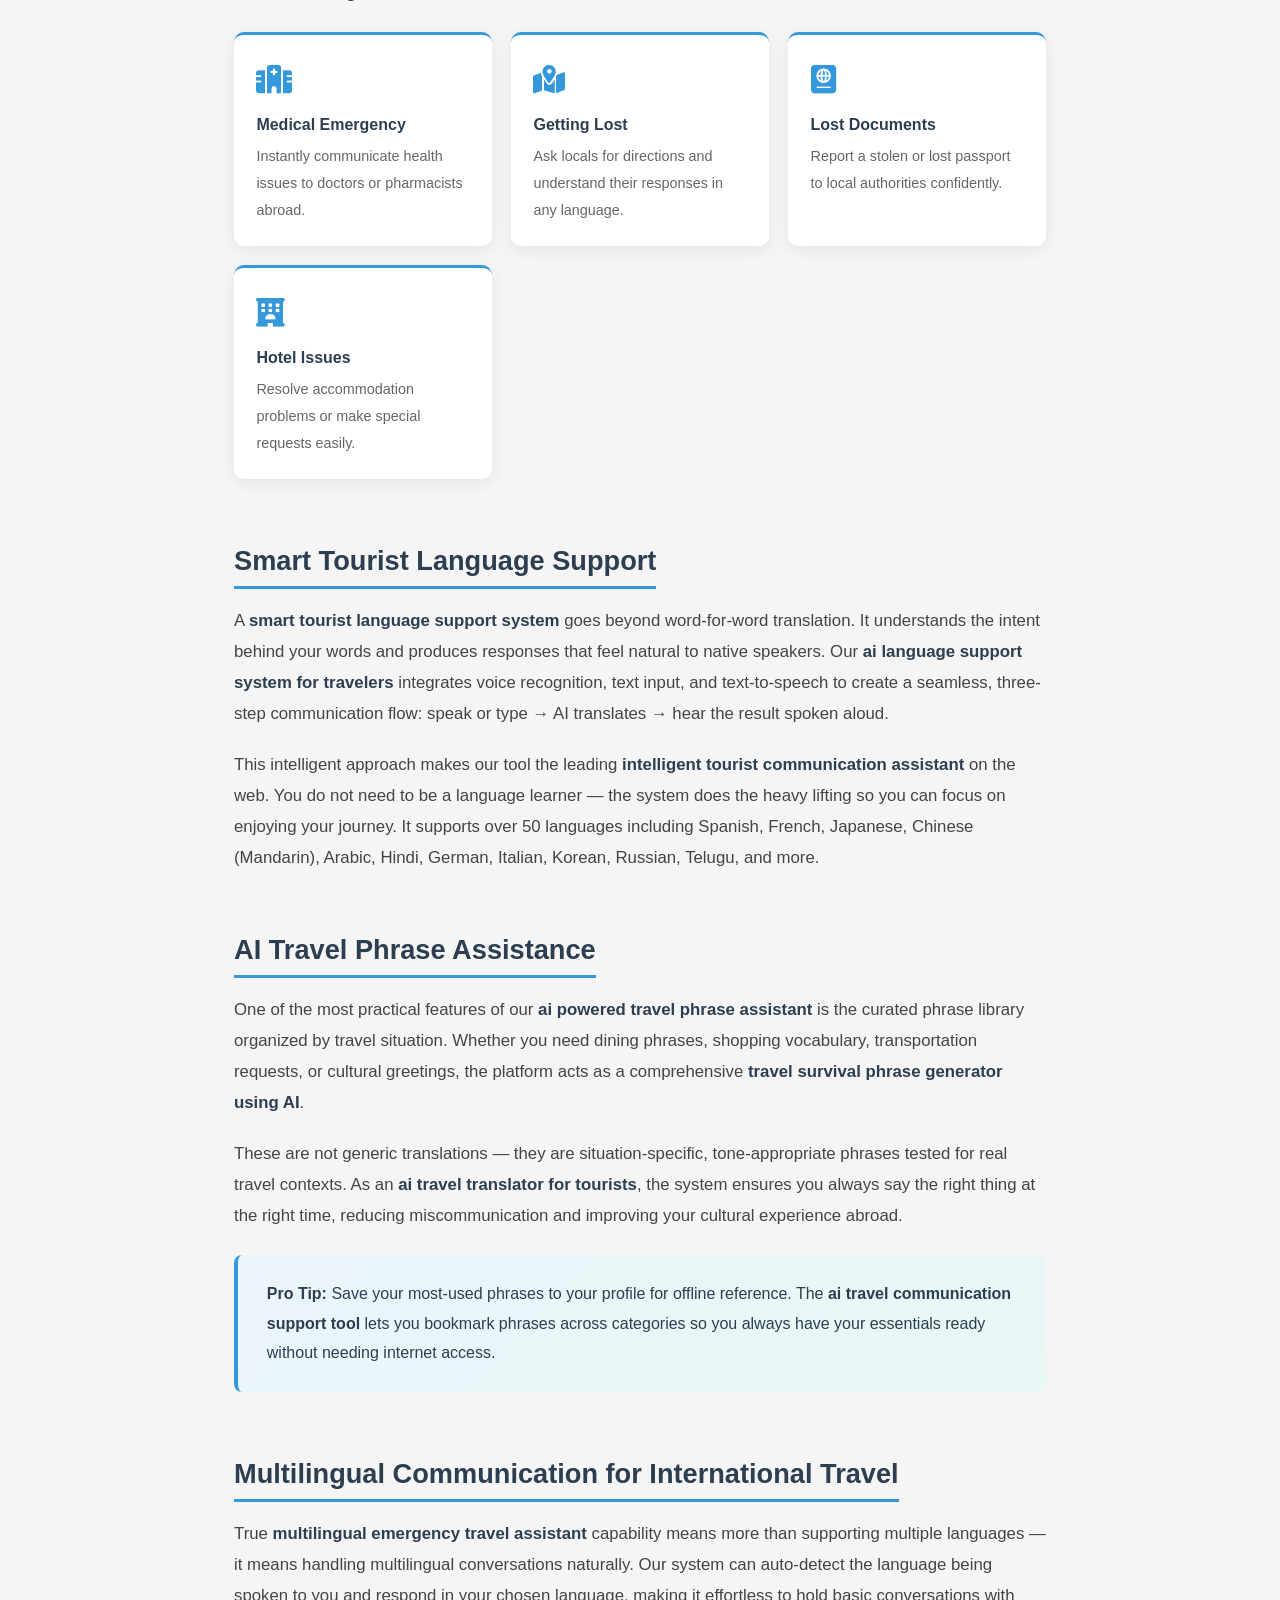
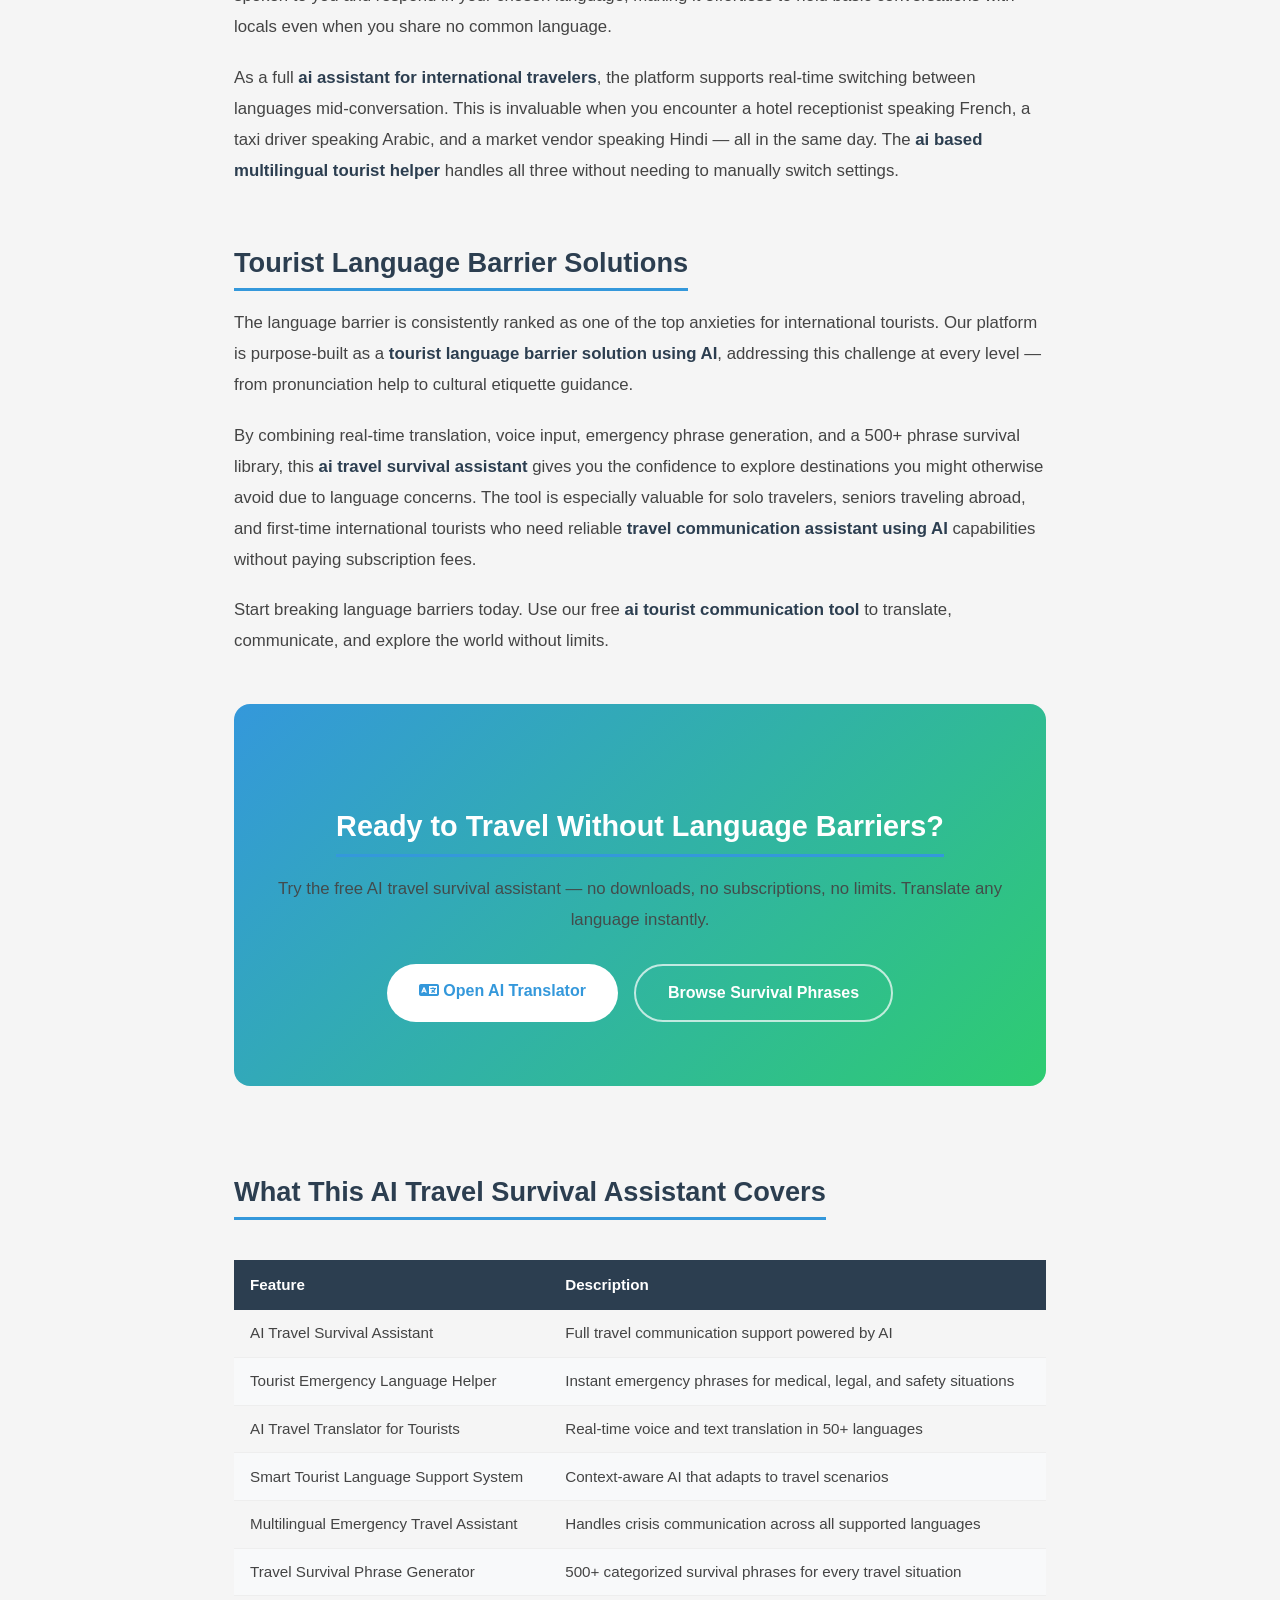
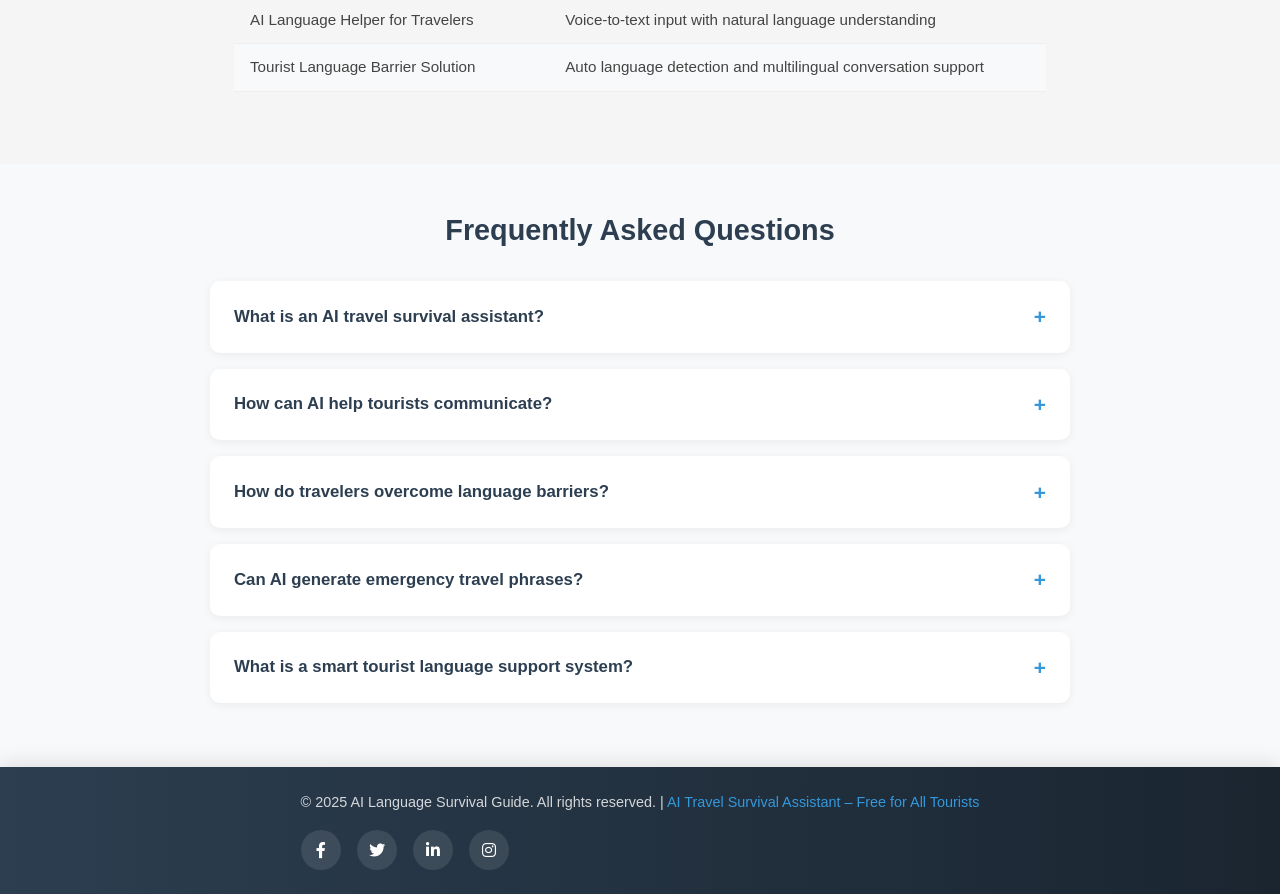
<file: Frontend/ai-travel-survival-assistant.html>
<!DOCTYPE html>
<html lang="en">
<head>
<meta charset="UTF-8">
<meta name="viewport" content="width=device-width, initial-scale=1.0">
<meta http-equiv="X-UA-Compatible" content="IE=edge">
<title>AI Powered Tourist Communication Assistant | Multilingual Travel Help System</title>
<meta name="description" content="AI powered tourist communication assistant for travelers who need fast translation, emergency phrase help, multilingual travel support, and cultural etiquette guidance.">
<meta name="keywords" content="ai powered tourist communication assistant, multilingual travel help system, ai travel survival assistant, tourist emergency language helper, ai tourist communication tool, multilingual travel communication assistant, ai language helper for travelers, ai emergency phrase generator for tourists, tourist language barrier solution using ai">
<meta name="author" content="AI Language Survival Guide">
<meta name="robots" content="index, follow, max-snippet:-1, max-image-preview:large, max-video-preview:-1">
<meta name="theme-color" content="#3498db">
<meta name="google-site-verification" content="H_hIj8p179dljaLq7hhqFle3psw3gacxvrb0k680Aug">
<link rel="canonical" href="https://ai-language-survival.vercel.app/ai-travel-survival-assistant.html">

<!-- Open Graph -->
<meta property="og:type" content="article">
<meta property="og:url" content="https://ai-language-survival.vercel.app/ai-travel-survival-assistant.html">
<meta property="og:title" content="AI Powered Tourist Communication Assistant | Multilingual Travel Help System">
<meta property="og:description" content="Fast AI translation support, emergency phrases, and multilingual travel help for tourists who need practical communication abroad.">
<meta property="og:image" content="https://ai-language-survival.vercel.app/og-image.png">
<meta property="og:site_name" content="AI Language Survival Guide">
<meta property="og:locale" content="en_US">

<!-- Twitter Card -->
<meta name="twitter:card" content="summary_large_image">
<meta name="twitter:title" content="AI Powered Tourist Communication Assistant">
<meta name="twitter:description" content="AI-powered translation support and emergency phrase help for international tourists.">
<meta name="twitter:image" content="https://ai-language-survival.vercel.app/og-image.png">

<!-- Article Structured Data -->
<script type="application/ld+json">
{
  "@context":"https://schema.org",
  "@type":"Article",
  "headline":"AI Powered Tourist Communication Assistant",
  "description":"A comprehensive guide to using an AI powered tourist communication assistant for tourist language communication, emergency phrase generation, and multilingual travel support.",
  "url":"https://ai-language-survival.vercel.app/ai-travel-survival-assistant.html",
  "author":{"@type":"Organization","name":"AI Language Survival Guide"},
  "publisher":{"@type":"Organization","name":"AI Language Survival Guide","url":"https://ai-language-survival.vercel.app"},
  "datePublished":"2025-05-14",
  "dateModified":"2025-05-14",
  "keywords":"ai powered tourist communication assistant, multilingual travel help system, tourist emergency language helper, smart traveler language assistant"
}
</script>

<!-- FAQ Structured Data -->
<script type="application/ld+json">
{
  "@context":"https://schema.org",
  "@type":"FAQPage",
  "mainEntity":[
    {
      "@type":"Question",
      "name":"What is an AI travel survival assistant?",
      "acceptedAnswer":{"@type":"Answer","text":"An AI travel survival assistant is an intelligent application that helps international tourists communicate across language barriers in real time. It uses artificial intelligence to translate speech and text, generate essential survival phrases, and provide emergency language support in any destination country. Unlike basic translation apps, a true AI travel survival assistant understands context, offers culturally appropriate responses, and works as a complete tourist communication helper application."}
    },
    {
      "@type":"Question",
      "name":"How can AI help tourists communicate?",
      "acceptedAnswer":{"@type":"Answer","text":"AI helps tourists communicate by providing instant, accurate translations through voice and text input. As a multilingual travel communication assistant, it can translate menus, signs, and spoken words in real time. AI-powered travel phrase assistants also offer pre-built survival phrases for common travel situations like ordering food, asking for directions, or handling emergencies — so tourists can speak confidently in any language."}
    },
    {
      "@type":"Question",
      "name":"How do travelers overcome language barriers?",
      "acceptedAnswer":{"@type":"Answer","text":"Travelers overcome language barriers by using AI-based multilingual tourist helper tools that provide instant translation and essential phrase libraries. A smart tourist language support system enables tourists to communicate for greetings, navigation, dining, shopping, and emergency situations. Learning a few key survival phrases in the local language and using an AI travel translator for tourists significantly reduces communication frustration while traveling internationally."}
    },
    {
      "@type":"Question",
      "name":"Can AI generate emergency travel phrases?",
      "acceptedAnswer":{"@type":"Answer","text":"Yes. An AI emergency phrase generator for tourists can instantly produce critical phrases such as 'I need a doctor,' 'Call the police,' 'I am lost,' or 'Where is the nearest hospital?' in any target language. This emergency language support for tourists is one of the most life-saving features of modern AI travel communication support tools, ensuring travelers are never left helpless in a crisis abroad."}
    },
    {
      "@type":"Question",
      "name":"What is a smart tourist language support system?",
      "acceptedAnswer":{"@type":"Answer","text":"A smart tourist language support system is an AI-powered platform that combines real-time translation, curated survival phrase libraries, voice recognition, and cultural context to help tourists communicate effectively abroad. It acts as an intelligent tourist communication assistant by adapting to the traveler's needs — whether they need to negotiate at a market, order dietary-specific food, or handle a travel emergency in a foreign country."}
    }
  ]
}
</script>

<!-- BreadcrumbList -->
<script type="application/ld+json">
{
  "@context":"https://schema.org",
  "@type":"BreadcrumbList",
  "itemListElement":[
    {"@type":"ListItem","position":1,"name":"Home","item":"https://ai-language-survival.vercel.app/"},
    {"@type":"ListItem","position":2,"name":"AI Travel Survival Assistant","item":"https://ai-language-survival.vercel.app/ai-travel-survival-assistant.html"}
  ]
}
</script>

<link rel="preconnect" href="https://fonts.googleapis.com">
<link rel="preconnect" href="https://fonts.gstatic.com" crossorigin>
<link href="https://fonts.googleapis.com/css2?family=Inter:wght@400;500;600;700&display=swap" rel="stylesheet">
<link rel="stylesheet" href="styles.css">
<link rel="stylesheet" href="https://cdnjs.cloudflare.com/ajax/libs/font-awesome/6.0.0/css/all.min.css">
  <script src="script.js?v=20260516-1" defer></script>

<style>
  .landing-hero{background:linear-gradient(135deg,#1a2530,#2c3e50);color:#fff;padding:5rem 2rem;text-align:center}
  .landing-hero h1{font-size:2.6rem;font-weight:700;color:#fff;margin-bottom:1.2rem;line-height:1.25}
  .landing-hero .subtitle{font-size:1.2rem;opacity:.88;max-width:700px;margin:0 auto 2rem}
  .landing-hero .cta-group{display:flex;gap:1rem;justify-content:center;flex-wrap:wrap;margin-top:2rem}
  .badge-row{display:flex;gap:1rem;justify-content:center;flex-wrap:wrap;margin-bottom:2rem}
  .badge{background:rgba(52,152,219,.2);border:1px solid rgba(52,152,219,.4);color:#7ec8f7;padding:.4rem 1rem;border-radius:20px;font-size:.85rem;font-weight:500}
  .content-section{max-width:860px;margin:0 auto;padding:3rem 1.5rem}
  .content-section h2{font-size:1.7rem;color:#2c3e50;margin:2.5rem 0 1rem;padding-bottom:.5rem;border-bottom:3px solid #3498db;display:inline-block}
  .content-section p{font-size:1.05rem;line-height:1.85;color:#444;margin-bottom:1.2rem}
  .content-section strong{color:#2c3e50}
  .highlight-box{background:linear-gradient(135deg,#ebf5fb,#e8f8f5);border-left:4px solid #3498db;border-radius:8px;padding:1.5rem 1.8rem;margin:1.5rem 0}
  .highlight-box p{margin:0;color:#2c3e50;font-size:1rem}
  .use-case-grid{display:grid;grid-template-columns:repeat(auto-fit,minmax(240px,1fr));gap:1.2rem;margin:1.5rem 0}
  .use-case-card{background:#fff;border-radius:10px;padding:1.4rem;box-shadow:0 4px 16px rgba(0,0,0,.07);border-top:3px solid #3498db}
  .use-case-card .icon{font-size:1.8rem;margin-bottom:.7rem;color:#3498db}
  .use-case-card h3{font-size:1rem;margin-bottom:.5rem;color:#2c3e50}
  .use-case-card p{font-size:.9rem;color:#666;margin:0}
  .faq-section{background:#f8f9fa;padding:3rem 1.5rem}
  .faq-container{max-width:860px;margin:0 auto}
  .faq-container h2{font-size:1.8rem;color:#2c3e50;margin-bottom:2rem;text-align:center}
  details.faq{background:#fff;border-radius:10px;margin-bottom:1rem;box-shadow:0 2px 10px rgba(0,0,0,.06);overflow:hidden}
  details.faq summary{padding:1.2rem 1.5rem;font-weight:600;cursor:pointer;color:#2c3e50;font-size:1.05rem;list-style:none;display:flex;justify-content:space-between;align-items:center}
  details.faq summary::-webkit-details-marker{display:none}
  details.faq summary::after{content:'+';font-size:1.3rem;color:#3498db;transition:.3s}
  details.faq[open] summary::after{content:'−'}
  details.faq .faq-body{padding:0 1.5rem 1.4rem;color:#555;line-height:1.8;font-size:1rem}
  .cta-banner{background:linear-gradient(135deg,#3498db,#2ecc71);color:#fff;text-align:center;padding:4rem 2rem;border-radius:16px;margin:3rem auto;max-width:860px}
  .cta-banner h2{color:#fff;font-size:1.8rem;margin-bottom:1rem}
  .cta-banner p{opacity:.92;margin-bottom:1.8rem;font-size:1.05rem}
  .cta-banner .cta-group{display:flex;gap:1rem;justify-content:center;flex-wrap:wrap}
  .cta-banner .btn-white{background:#fff;color:#3498db;font-weight:700;border-radius:30px;padding:.9rem 2rem;border:none;cursor:pointer;font-size:1rem;text-decoration:none;transition:.3s}
  .cta-banner .btn-white:hover{transform:translateY(-3px);box-shadow:0 8px 20px rgba(0,0,0,.15)}
  .cta-banner .btn-outline-white{background:transparent;color:#fff;border:2px solid rgba(255,255,255,.7);border-radius:30px;padding:.9rem 2rem;font-size:1rem;font-weight:600;cursor:pointer;text-decoration:none;transition:.3s}
  .cta-banner .btn-outline-white:hover{background:rgba(255,255,255,.15)}
  .keyword-table{width:100%;border-collapse:collapse;margin:1.5rem 0;font-size:.95rem}
  .keyword-table th{background:#2c3e50;color:#fff;padding:.8rem 1rem;text-align:left}
  .keyword-table td{padding:.7rem 1rem;border-bottom:1px solid #eee;color:#444}
  .keyword-table tr:nth-child(even) td{background:#f8f9fa}
  @media(max-width:600px){.landing-hero h1{font-size:1.8rem}.content-section h2{font-size:1.4rem}.use-case-grid{grid-template-columns:1fr}}
</style>
</head>
<body>

<header>
  <div class="logo">
    <a href="index.html" aria-label="AI Language Survival Guide Home">
      <span class="logo-text">AI Language Survival Guide</span>
    </a>
  </div>
  <nav aria-label="Main navigation">
    <ul>
      <li><a href="index.html">Home</a></li>
      <li><a href="chat.html">AI Translator</a></li>
      <li><a href="phrases.html">Survival Phrases</a></li>
      <li><a href="ai-travel-survival-assistant.html" class="active" aria-current="page">Travel Assistant</a></li>
    </ul>
  </nav>
  <div class="auth-section">
    <a href="login.html" id="login-btn">Login</a>
    <a href="register.html" id="register-btn">Register</a>
  </div>
</header>

<main>

  <!-- Hero -->
  <section class="landing-hero" aria-label="AI Travel Survival Assistant hero">
    <div class="badge-row">
      <span class="badge"><i class="fas fa-robot" aria-hidden="true"></i> AI-Powered</span>
      <span class="badge"><i class="fas fa-globe" aria-hidden="true"></i> 50+ Languages</span>
      <span class="badge"><i class="fas fa-lock-open" aria-hidden="true"></i> 100% Free</span>
    </div>
    <h1>AI Powered Tourist Communication Assistant</h1>
    <p class="subtitle">The multilingual travel help system that helps you communicate, navigate emergencies, and break language barriers anywhere in the world — powered by AI.</p>
    <div class="cta-group">
      <a href="chat.html" class="btn btn-primary" id="hero-start-btn">
        <i class="fas fa-language" aria-hidden="true"></i> Start AI Translation
      </a>
      <a href="phrases.html" class="btn btn-secondary" id="hero-phrases-btn">
        <i class="fas fa-book-open" aria-hidden="true"></i> Emergency Phrases
      </a>
    </div>
  </section>

  <!-- Main Content -->
  <article class="content-section" aria-label="AI Travel Survival Assistant guide">

    <h2>AI-Based Tourist Communication</h2>
    <p>
      Traveling to a foreign country is one of life's greatest adventures — but without the right language tools, even simple tasks like ordering food or asking for directions can become overwhelming. This is exactly why the concept of an <strong>AI travel survival assistant</strong> has transformed modern tourism. Unlike traditional phrasebooks or basic translation apps, a dedicated <strong>ai tourist communication tool</strong> uses artificial intelligence to understand context, recognize speech, and produce accurate, culturally appropriate translations in real time.
    </p>
    <p>
      Our platform functions as a complete <strong>tourist communication helper application</strong> designed for the realities of international travel. Whether you are navigating a busy market in Morocco, ordering food in Tokyo, or hailing a taxi in São Paulo, the system acts as your personal <strong>multilingual travel communication assistant</strong> — always ready, always accurate.
    </p>

    <div class="highlight-box">
      <p><strong>Did you know?</strong> Studies show that over 70% of international travelers experience some form of language barrier during their trips. An <strong>AI language helper for travelers</strong> reduces that stress significantly by providing instant, spoken translation in any environment.</p>
    </div>

    <h2>Emergency Language Help for Travelers</h2>
    <p>
      Emergencies can happen anywhere. A medical situation, a lost passport, a stolen wallet — these are the moments when clear communication is not just convenient but critical. The <strong>tourist emergency language helper</strong> feature of our platform is built specifically for these high-stakes scenarios. With a single tap, you can access pre-built <strong>emergency language support for tourists</strong> covering medical emergencies, police reporting, hotel assistance, and more.
    </p>
    <p>
      As an <strong>ai emergency phrase generator for tourists</strong>, the system produces contextually correct phrases like "I need an ambulance," "Please call the nearest embassy," or "I have lost my travel documents" — instantly translated and ready to speak or show to a local. This makes it the most reliable <strong>travel communication assistant using AI</strong> available for free.
    </p>

    <div class="use-case-grid">
      <div class="use-case-card">
        <div class="icon"><i class="fas fa-hospital" aria-hidden="true"></i></div>
        <h3>Medical Emergency</h3>
        <p>Instantly communicate health issues to doctors or pharmacists abroad.</p>
      </div>
      <div class="use-case-card">
        <div class="icon"><i class="fas fa-map-marked-alt" aria-hidden="true"></i></div>
        <h3>Getting Lost</h3>
        <p>Ask locals for directions and understand their responses in any language.</p>
      </div>
      <div class="use-case-card">
        <div class="icon"><i class="fas fa-passport" aria-hidden="true"></i></div>
        <h3>Lost Documents</h3>
        <p>Report a stolen or lost passport to local authorities confidently.</p>
      </div>
      <div class="use-case-card">
        <div class="icon"><i class="fas fa-hotel" aria-hidden="true"></i></div>
        <h3>Hotel Issues</h3>
        <p>Resolve accommodation problems or make special requests easily.</p>
      </div>
    </div>

    <h2>Smart Tourist Language Support</h2>
    <p>
      A <strong>smart tourist language support system</strong> goes beyond word-for-word translation. It understands the intent behind your words and produces responses that feel natural to native speakers. Our <strong>ai language support system for travelers</strong> integrates voice recognition, text input, and text-to-speech to create a seamless, three-step communication flow: speak or type → AI translates → hear the result spoken aloud.
    </p>
    <p>
      This intelligent approach makes our tool the leading <strong>intelligent tourist communication assistant</strong> on the web. You do not need to be a language learner — the system does the heavy lifting so you can focus on enjoying your journey. It supports over 50 languages including Spanish, French, Japanese, Chinese (Mandarin), Arabic, Hindi, German, Italian, Korean, Russian, Telugu, and more.
    </p>

    <h2>AI Travel Phrase Assistance</h2>
    <p>
      One of the most practical features of our <strong>ai powered travel phrase assistant</strong> is the curated phrase library organized by travel situation. Whether you need dining phrases, shopping vocabulary, transportation requests, or cultural greetings, the platform acts as a comprehensive <strong>travel survival phrase generator using AI</strong>.
    </p>
    <p>
      These are not generic translations — they are situation-specific, tone-appropriate phrases tested for real travel contexts. As an <strong>ai travel translator for tourists</strong>, the system ensures you always say the right thing at the right time, reducing miscommunication and improving your cultural experience abroad.
    </p>

    <div class="highlight-box">
      <p><strong>Pro Tip:</strong> Save your most-used phrases to your profile for offline reference. The <strong>ai travel communication support tool</strong> lets you bookmark phrases across categories so you always have your essentials ready without needing internet access.</p>
    </div>

    <h2>Multilingual Communication for International Travel</h2>
    <p>
      True <strong>multilingual emergency travel assistant</strong> capability means more than supporting multiple languages — it means handling multilingual conversations naturally. Our system can auto-detect the language being spoken to you and respond in your chosen language, making it effortless to hold basic conversations with locals even when you share no common language.
    </p>
    <p>
      As a full <strong>ai assistant for international travelers</strong>, the platform supports real-time switching between languages mid-conversation. This is invaluable when you encounter a hotel receptionist speaking French, a taxi driver speaking Arabic, and a market vendor speaking Hindi — all in the same day. The <strong>ai based multilingual tourist helper</strong> handles all three without needing to manually switch settings.
    </p>

    <h2>Tourist Language Barrier Solutions</h2>
    <p>
      The language barrier is consistently ranked as one of the top anxieties for international tourists. Our platform is purpose-built as a <strong>tourist language barrier solution using AI</strong>, addressing this challenge at every level — from pronunciation help to cultural etiquette guidance.
    </p>
    <p>
      By combining real-time translation, voice input, emergency phrase generation, and a 500+ phrase survival library, this <strong>ai travel survival assistant</strong> gives you the confidence to explore destinations you might otherwise avoid due to language concerns. The tool is especially valuable for solo travelers, seniors traveling abroad, and first-time international tourists who need reliable <strong>travel communication assistant using AI</strong> capabilities without paying subscription fees.
    </p>
    <p>
      Start breaking language barriers today. Use our free <strong>ai tourist communication tool</strong> to translate, communicate, and explore the world without limits.
    </p>

    <!-- Internal CTA -->
    <div class="cta-banner">
      <h2>Ready to Travel Without Language Barriers?</h2>
      <p>Try the free AI travel survival assistant — no downloads, no subscriptions, no limits. Translate any language instantly.</p>
      <div class="cta-group">
        <a href="chat.html" class="btn-white" id="cta-translate-btn">
          <i class="fas fa-language" aria-hidden="true"></i> Open AI Translator
        </a>
        <a href="phrases.html" class="btn-outline-white" id="cta-phrases-btn">
          Browse Survival Phrases
        </a>
      </div>
    </div>

    <!-- Target Keywords Reference -->
    <h2>What This AI Travel Survival Assistant Covers</h2>
    <table class="keyword-table" aria-label="Features covered by AI Travel Survival Assistant">
      <thead>
        <tr>
          <th>Feature</th>
          <th>Description</th>
        </tr>
      </thead>
      <tbody>
        <tr><td>AI Travel Survival Assistant</td><td>Full travel communication support powered by AI</td></tr>
        <tr><td>Tourist Emergency Language Helper</td><td>Instant emergency phrases for medical, legal, and safety situations</td></tr>
        <tr><td>AI Travel Translator for Tourists</td><td>Real-time voice and text translation in 50+ languages</td></tr>
        <tr><td>Smart Tourist Language Support System</td><td>Context-aware AI that adapts to travel scenarios</td></tr>
        <tr><td>Multilingual Emergency Travel Assistant</td><td>Handles crisis communication across all supported languages</td></tr>
        <tr><td>Travel Survival Phrase Generator</td><td>500+ categorized survival phrases for every travel situation</td></tr>
        <tr><td>AI Language Helper for Travelers</td><td>Voice-to-text input with natural language understanding</td></tr>
        <tr><td>Tourist Language Barrier Solution</td><td>Auto language detection and multilingual conversation support</td></tr>
      </tbody>
    </table>

  </article>

  <!-- FAQ Section -->
  <section class="faq-section" aria-label="Frequently asked questions">
    <div class="faq-container">
      <h2>Frequently Asked Questions</h2>

      <details class="faq">
        <summary>What is an AI travel survival assistant?</summary>
        <div class="faq-body">
          An <strong>AI travel survival assistant</strong> is an intelligent application that helps international tourists communicate across language barriers in real time. It uses artificial intelligence to translate speech and text, generate essential survival phrases, and provide emergency language support in any destination country. Unlike basic translation apps, a true AI travel survival assistant understands context, offers culturally appropriate responses, and works as a complete tourist communication helper application for solo and group travelers alike.
        </div>
      </details>

      <details class="faq">
        <summary>How can AI help tourists communicate?</summary>
        <div class="faq-body">
          AI helps tourists communicate through voice recognition, instant text translation, and pre-built phrase libraries. As a <strong>multilingual travel communication assistant</strong>, it can translate menus, signs, and spoken words in real time. AI-powered travel phrase assistants offer survival phrases for common travel situations — ordering food, asking for directions, or handling emergencies — so tourists can speak confidently in any language without prior language study.
        </div>
      </details>

      <details class="faq">
        <summary>How do travelers overcome language barriers?</summary>
        <div class="faq-body">
          Travelers overcome language barriers by using <strong>AI-based multilingual tourist helper</strong> tools that provide instant translation and essential phrase libraries. A <strong>smart tourist language support system</strong> enables tourists to communicate for greetings, navigation, dining, shopping, and emergencies. Learning a few key survival phrases in the local language and pairing them with an <strong>AI travel translator for tourists</strong> significantly reduces communication frustration while traveling internationally.
        </div>
      </details>

      <details class="faq">
        <summary>Can AI generate emergency travel phrases?</summary>
        <div class="faq-body">
          Yes. An <strong>AI emergency phrase generator for tourists</strong> can instantly produce critical phrases such as "I need a doctor," "Call the police," "I am lost," or "Where is the nearest hospital?" in any target language. This <strong>emergency language support for tourists</strong> is one of the most life-saving features of modern AI travel communication tools, ensuring travelers are never left helpless in a crisis abroad.
        </div>
      </details>

      <details class="faq">
        <summary>What is a smart tourist language support system?</summary>
        <div class="faq-body">
          A <strong>smart tourist language support system</strong> is an AI-powered platform that combines real-time translation, curated survival phrase libraries, voice recognition, and cultural context to help tourists communicate effectively abroad. It acts as an <strong>intelligent tourist communication assistant</strong> by adapting to the traveler's needs — whether they need to negotiate at a local market, order dietary-specific food, or handle a travel emergency in a foreign country — all without any language knowledge required.
        </div>
      </details>
    </div>
  </section>

</main>

<footer>
  <div class="container">
    <div class="footer-bottom">
      <p>&copy; 2025 AI Language Survival Guide. All rights reserved. | <a href="index.html">AI Travel Survival Assistant – Free for All Tourists</a></p>
      <div class="social-links" aria-label="Social media links">
        <a href="#" class="social-icon" aria-label="Facebook"><i class="fab fa-facebook-f" aria-hidden="true"></i></a>
        <a href="#" class="social-icon" aria-label="Twitter"><i class="fab fa-twitter" aria-hidden="true"></i></a>
        <a href="#" class="social-icon" aria-label="LinkedIn"><i class="fab fa-linkedin-in" aria-hidden="true"></i></a>
        <a href="#" class="social-icon" aria-label="Instagram"><i class="fab fa-instagram" aria-hidden="true"></i></a>
      </div>
    </div>
  </div>
</footer>

</body>
</html>
</file>
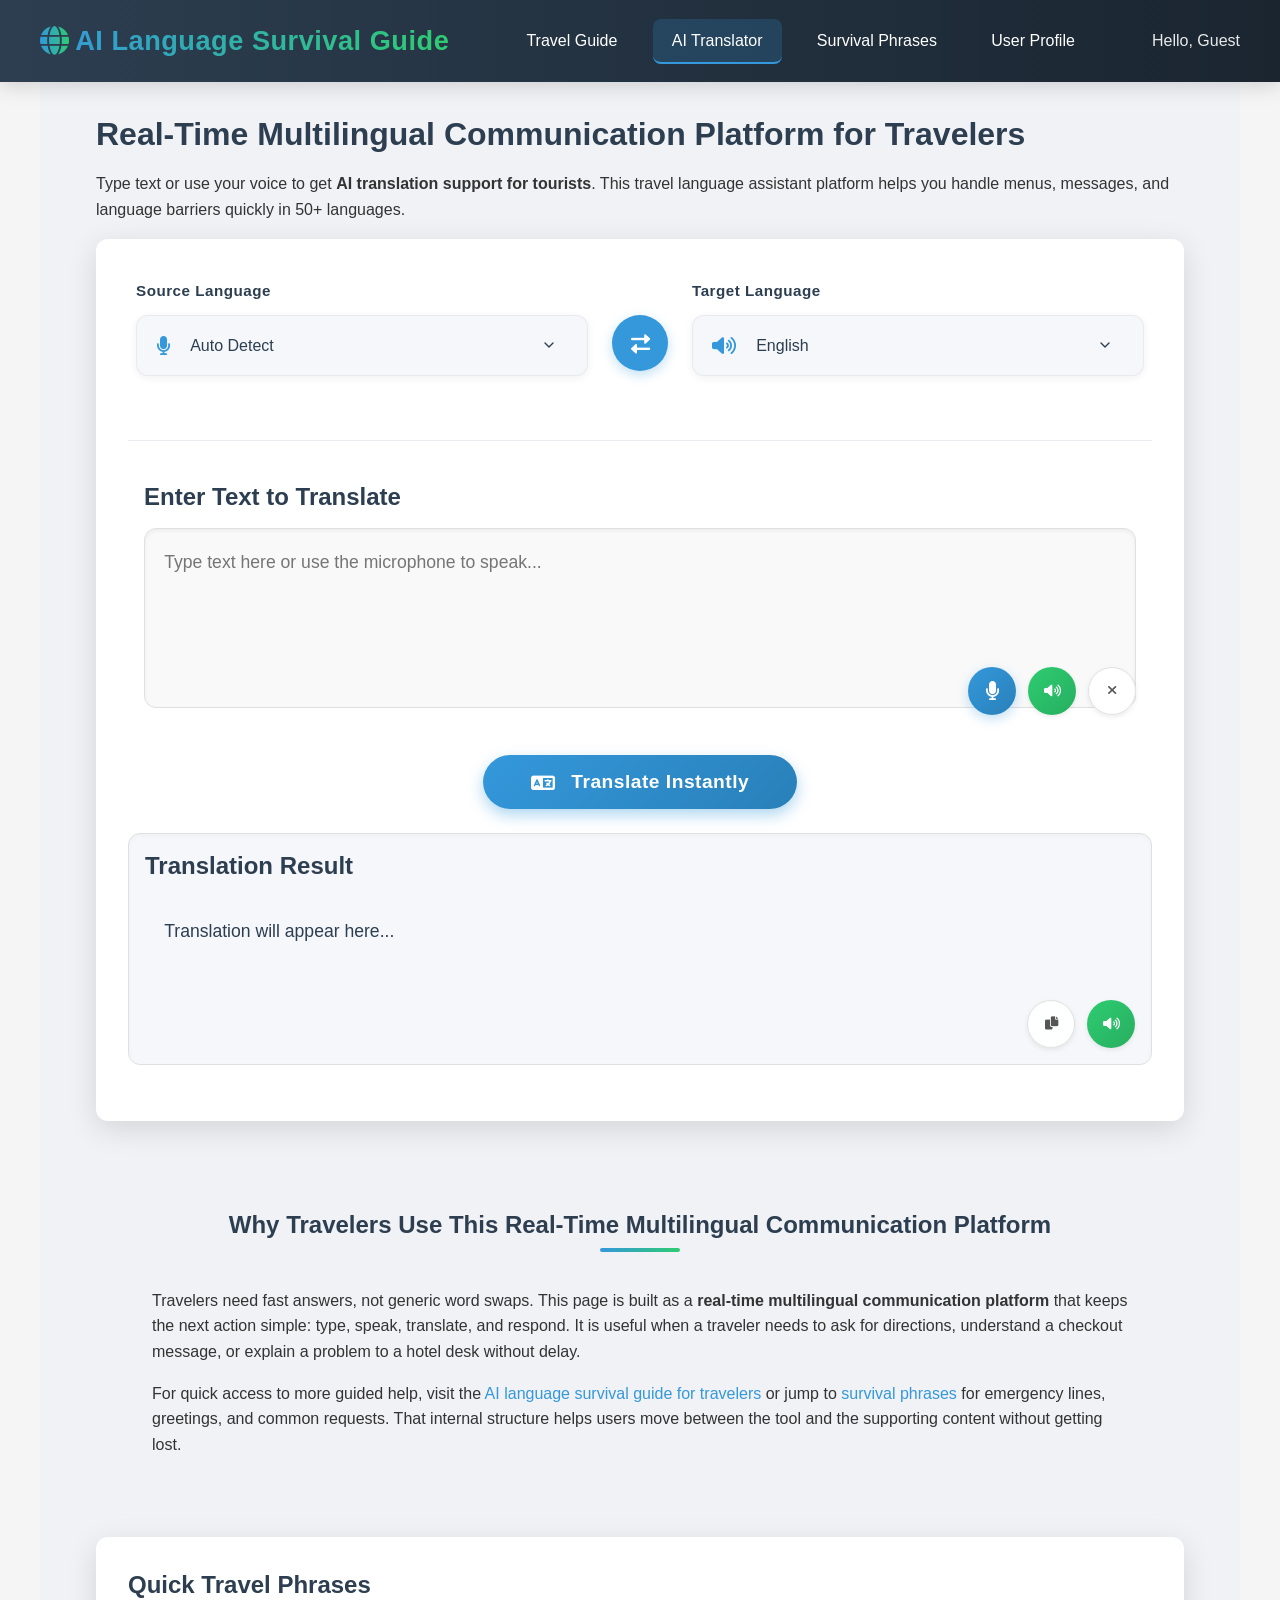
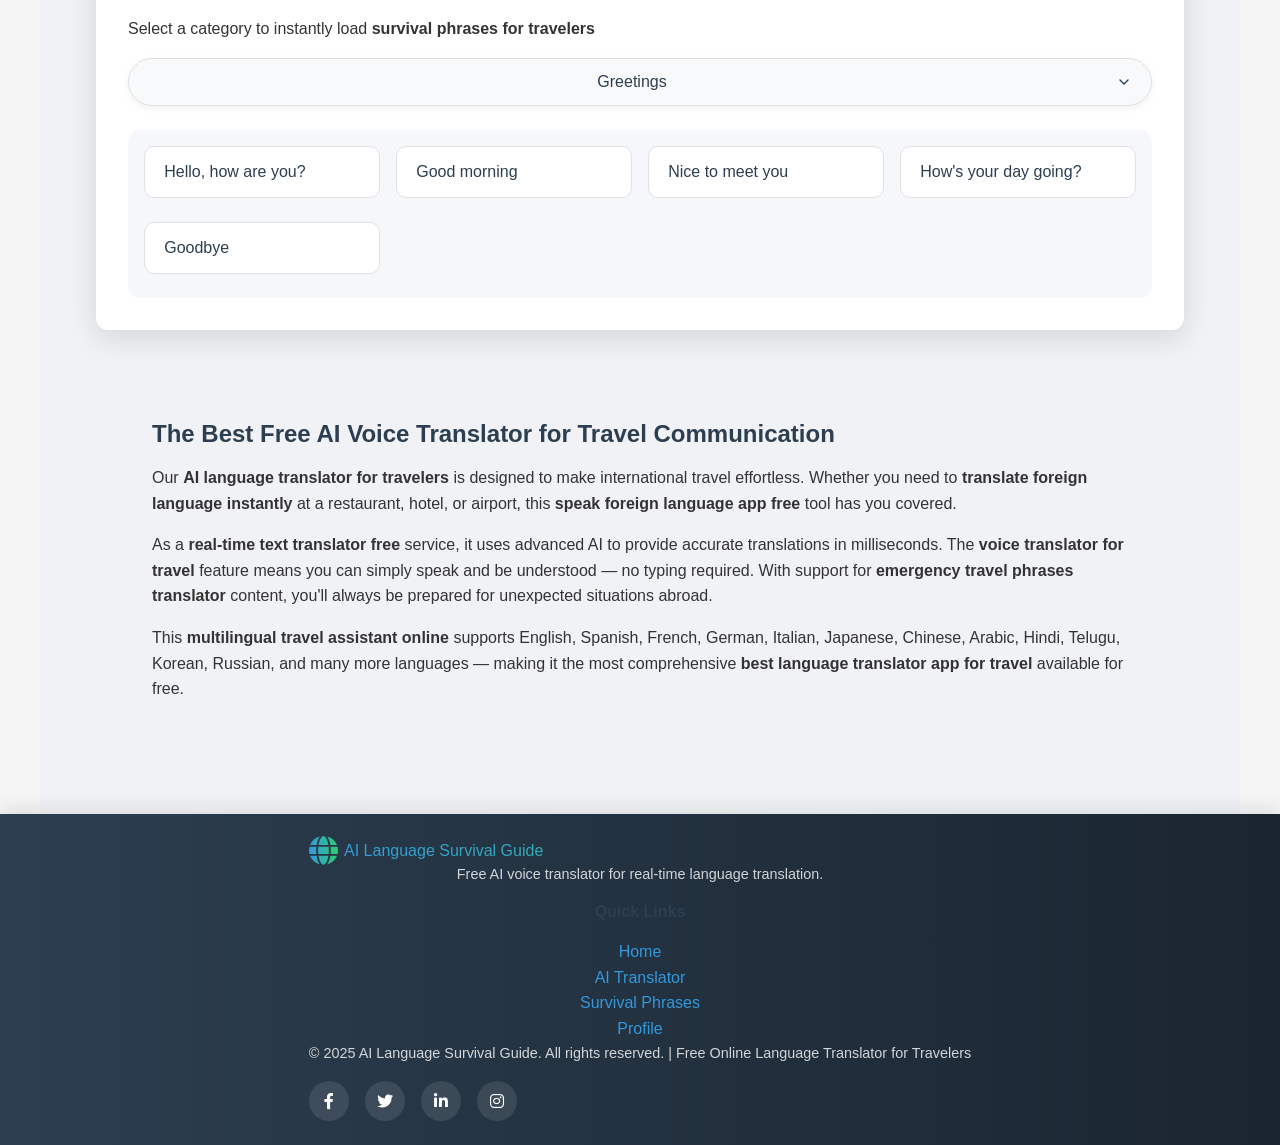
<file: Frontend/chat.html>
<!DOCTYPE html>
<html lang="en">
<head>
    <meta charset="UTF-8">
    <meta name="viewport" content="width=device-width, initial-scale=1.0">
    <meta http-equiv="X-UA-Compatible" content="IE=edge">

    <!-- Primary SEO Meta Tags -->
    <title>Real-Time Multilingual Communication Platform for Travelers | AI Translation Support</title>
    <meta name="description" content="Use this real-time multilingual communication platform for travelers to get AI translation support, emergency phrases, and fast help with language barriers abroad.">
    <meta name="keywords" content="real time multilingual communication platform, AI translation support for tourists, travel language assistant platform, multilingual survival guide using AI, emergency multilingual communication tool, smart traveler language assistant, multilingual travel help system, AI language survival guide for travelers">
    <meta name="author" content="AI Language Survival Guide">
    <meta name="robots" content="index, follow, max-snippet:-1, max-image-preview:large, max-video-preview:-1">
    <meta name="theme-color" content="#6c63ff">

    <!-- Google Site Verification -->
    <meta name="google-site-verification" content="H_hIj8p179dljaLq7hhqFle3psw3gacxvrb0k680Aug">

    <!-- Canonical URL -->
    <link rel="canonical" href="https://ai-language-survival.vercel.app/chat.html">

    <!-- Open Graph / Facebook -->
    <meta property="og:type" content="website">
    <meta property="og:url" content="https://ai-language-survival.vercel.app/chat.html">
    <meta property="og:title" content="Real-Time Multilingual Communication Platform for Travelers | AI Translation Support">
    <meta property="og:description" content="Translate menus, messages, and travel requests quickly with AI translation support for tourists and a real-time multilingual communication platform.">
    <meta property="og:image" content="https://ai-language-survival.vercel.app/og-image.png">
    <meta property="og:site_name" content="AI Language Survival Guide">
    <meta property="og:locale" content="en_US">

    <!-- Twitter Card -->
    <meta name="twitter:card" content="summary_large_image">
    <meta name="twitter:title" content="Real-Time Multilingual Communication Platform for Travelers">
    <meta name="twitter:description" content="Translate menus, messages, and travel requests quickly with AI translation support for tourists.">
    <meta name="twitter:image" content="https://ai-language-survival.vercel.app/og-image.png">

    <!-- Structured Data: WebApplication -->
    <script type="application/ld+json">
    {
      "@context": "https://schema.org",
      "@type": "WebApplication",
      "name": "AI Voice Translator – Instant Language Translation Online",
      "url": "https://ai-language-survival.vercel.app/chat.html",
      "description": "Free AI-powered voice and text translator for travelers. Supports instant language translation in 50+ languages. The best free online language translator tool for tourists.",
      "applicationCategory": "TravelApplication",
      "operatingSystem": "All",
      "offers": {
        "@type": "Offer",
        "price": "0",
        "priceCurrency": "USD"
      },
      "featureList": [
        "Voice-to-voice translation",
        "Real-time text translation",
        "Language auto-detection",
        "Text-to-speech playback",
        "50+ languages supported"
      ]
    }
    </script>

    <!-- Breadcrumb Structured Data -->
    <script type="application/ld+json">
    {
      "@context": "https://schema.org",
      "@type": "BreadcrumbList",
      "itemListElement": [
        {
          "@type": "ListItem",
          "position": 1,
          "name": "Home",
          "item": "https://ai-language-survival.vercel.app/"
        },
        {
          "@type": "ListItem",
          "position": 2,
          "name": "AI Voice Translator",
          "item": "https://ai-language-survival.vercel.app/chat.html"
        }
      ]
    }
    </script>

    <!-- Fonts & Styles -->
    <link rel="preconnect" href="https://fonts.googleapis.com">
    <link rel="preconnect" href="https://fonts.gstatic.com" crossorigin>
    <link href="https://fonts.googleapis.com/css2?family=Inter:wght@400;500;600;700&display=swap" rel="stylesheet">
    <link rel="stylesheet" href="styles.css">
    <link rel="stylesheet" href="https://cdnjs.cloudflare.com/ajax/libs/font-awesome/6.0.0/css/all.min.css">
    <script src="script.js?v=20260516-2" defer></script>
</head>
<body>
    <header>
        <div class="logo">
            <a href="index.html" aria-label="AI Language Survival Guide Home">
                <span class="logo-text">AI Language Survival Guide</span>
            </a>
        </div>
        <nav aria-label="Main navigation">
            <ul>
                <li><a href="index.html">Travel Guide</a></li>
                <li><a href="chat.html" class="active" aria-current="page">AI Translator</a></li>
                <li><a href="phrases.html">Survival Phrases</a></li>
                <li><a href="profile.html">User Profile</a></li>
            </ul>
        </nav>
        <div class="auth-section">
            <span id="user-greeting">Hello</span>
            <a href="logout.html" id="logout-btn">Logout</a>
        </div>
    </header>

    <main class="translator-container page-transition">

        <!-- Page Heading for SEO -->
        <div class="page-hero-mini">
            <div class="container">
                <h1>Real-Time Multilingual Communication Platform for Travelers</h1>
                <p>Type text or use your voice to get <strong>AI translation support for tourists</strong>. This travel language assistant platform helps you handle menus, messages, and language barriers quickly in 50+ languages.</p>
            </div>
        </div>

        <div class="container">
            <div class="translator-card">
                <div class="language-controls">
                    <div class="source-language">
                        <label for="from-language" class="language-label">Source Language</label>
                        <div class="language-selector">
                            <i class="fas fa-microphone" aria-hidden="true"></i>
                            <select id="from-language" aria-label="Select source language">
                                <option value="auto">Auto Detect</option>
                                <option value="en">English</option>
                                <option value="es">Spanish</option>
                                <option value="fr">French</option>
                                <option value="de">German</option>
                                <option value="it">Italian</option>
                                <option value="ja">Japanese</option>
                                <option value="zh">Chinese (Mandarin)</option>
                                <option value="ru">Russian</option>
                                <option value="pt">Portuguese</option>
                                <option value="ar">Arabic</option>
                                <option value="hi">Hindi</option>
                                <option value="ko">Korean</option>
                                <option value="nl">Dutch</option>
                                <option value="sv">Swedish</option>
                                <option value="tr">Turkish</option>
                                <option value="te">Telugu</option>
                            </select>
                        </div>
                    </div>

                    <div class="swap-languages">
                        <button id="swap-btn" title="Swap Languages" aria-label="Swap languages"><i class="fas fa-exchange-alt" aria-hidden="true"></i></button>
                    </div>

                    <div class="target-language">
                        <label for="to-language" class="language-label">Target Language</label>
                        <div class="language-selector">
                            <i class="fas fa-volume-up" aria-hidden="true"></i>
                            <select id="to-language" aria-label="Select target language">
                                <option value="en">English</option>
                                <option value="es">Spanish</option>
                                <option value="fr">French</option>
                                <option value="de">German</option>
                                <option value="it">Italian</option>
                                <option value="ja">Japanese</option>
                                <option value="zh">Chinese (Mandarin)</option>
                                <option value="ru">Russian</option>
                                <option value="pt">Portuguese</option>
                                <option value="ar">Arabic</option>
                                <option value="hi">Hindi</option>
                                <option value="ko">Korean</option>
                                <option value="nl">Dutch</option>
                                <option value="sv">Swedish</option>
                                <option value="tr">Turkish</option>
                                <option value="te">Telugu</option>
                            </select>
                        </div>
                    </div>
                </div>

                <div class="translation-input">
                    <div class="section-label">
                        <h2>Enter Text to Translate</h2>
                    </div>
                    <textarea id="user-input" placeholder="Type text here or use the microphone to speak..." aria-label="Text to translate"></textarea>
                    <div class="input-controls">
                        <button id="voice-input-btn" title="Voice Input – Speak Foreign Language" aria-label="Start voice input"><i class="fas fa-microphone" aria-hidden="true"></i></button>
                        <button id="input-listen-btn" title="Listen to Input" aria-label="Listen to input text"><i class="fas fa-volume-up" aria-hidden="true"></i></button>
                        <button id="clear-input-btn" title="Clear Text" aria-label="Clear input text"><i class="fas fa-times" aria-hidden="true"></i></button>
                    </div>
                </div>

                <div class="translation-actions">
                    <button id="translate-btn" class="btn btn-primary" aria-label="Translate text now">
                        <i class="fas fa-language" aria-hidden="true"></i> Translate Instantly
                    </button>
                </div>

                <div class="translation-output">
                    <div class="section-label">
                        <h2>Translation Result</h2>
                    </div>
                    <div id="translation-result" aria-live="polite" aria-label="Translation result">Translation will appear here...</div>
                    <div class="output-controls">
                        <button id="copy-output-btn" title="Copy to Clipboard" aria-label="Copy translation to clipboard"><i class="fas fa-copy" aria-hidden="true"></i></button>
                        <button id="listen-output-btn" title="Text to Speech – Hear the Translation" aria-label="Listen to translation"><i class="fas fa-volume-up" aria-hidden="true"></i></button>
                    </div>
                </div>
            </div>

            <section class="section" aria-label="Why this communication platform helps travelers">
                <div class="container">
                    <h2 class="section-title">Why Travelers Use This Real-Time Multilingual Communication Platform</h2>
                    <p>Travelers need fast answers, not generic word swaps. This page is built as a <strong>real-time multilingual communication platform</strong> that keeps the next action simple: type, speak, translate, and respond. It is useful when a traveler needs to ask for directions, understand a checkout message, or explain a problem to a hotel desk without delay.</p>
                    <p>For quick access to more guided help, visit the <a href="ai-language-survival-guide-for-travelers">AI language survival guide for travelers</a> or jump to <a href="phrases.html">survival phrases</a> for emergency lines, greetings, and common requests. That internal structure helps users move between the tool and the supporting content without getting lost.</p>
                </div>
            </section>

            <!-- Quick Phrases Panel -->
            <div class="translator-card phrase-categories-panel">
                <h2>Quick Travel Phrases</h2>
                <p class="panel-desc">Select a category to instantly load <strong>survival phrases for travelers</strong></p>
                <div class="category-selector">
                    <select id="phrase-category" aria-label="Select phrase category">
                        <option value="greetings">Greetings</option>
                        <option value="travel">Travel</option>
                        <option value="dining">Dining</option>
                        <option value="emergency">Emergency</option>
                        <option value="shopping">Shopping</option>
                    </select>
                </div>

                <div class="phrase-groups">
                    <div class="phrase-group" id="greetings-phrases">
                        <ul>
                            <li><button class="phrase-btn">Hello, how are you?</button></li>
                            <li><button class="phrase-btn">Good morning</button></li>
                            <li><button class="phrase-btn">Nice to meet you</button></li>
                            <li><button class="phrase-btn">How's your day going?</button></li>
                            <li><button class="phrase-btn">Goodbye</button></li>
                        </ul>
                    </div>

                    <div class="phrase-group" id="travel-phrases" style="display: none;">
                        <ul>
                            <li><button class="phrase-btn">Where is the train station?</button></li>
                            <li><button class="phrase-btn">How much is a ticket to...?</button></li>
                            <li><button class="phrase-btn">Can you call me a taxi?</button></li>
                            <li><button class="phrase-btn">Is this the right way to...?</button></li>
                            <li><button class="phrase-btn">What time does the bus arrive?</button></li>
                        </ul>
                    </div>

                    <div class="phrase-group" id="dining-phrases" style="display: none;">
                        <ul>
                            <li><button class="phrase-btn">A table for two, please</button></li>
                            <li><button class="phrase-btn">Can I see the menu?</button></li>
                            <li><button class="phrase-btn">I'm vegetarian</button></li>
                            <li><button class="phrase-btn">The check, please</button></li>
                            <li><button class="phrase-btn">This is delicious!</button></li>
                        </ul>
                    </div>

                    <div class="phrase-group" id="emergency-phrases" style="display: none;">
                        <ul>
                            <li><button class="phrase-btn">I need help!</button></li>
                            <li><button class="phrase-btn">Call a doctor, please</button></li>
                            <li><button class="phrase-btn">Where is the nearest hospital?</button></li>
                            <li><button class="phrase-btn">I'm lost</button></li>
                            <li><button class="phrase-btn">I've lost my passport</button></li>
                        </ul>
                    </div>

                    <div class="phrase-group" id="shopping-phrases" style="display: none;">
                        <ul>
                            <li><button class="phrase-btn">How much does this cost?</button></li>
                            <li><button class="phrase-btn">Do you have this in another size?</button></li>
                            <li><button class="phrase-btn">I'm just looking, thanks</button></li>
                            <li><button class="phrase-btn">Do you accept credit cards?</button></li>
                            <li><button class="phrase-btn">That's too expensive</button></li>
                        </ul>
                    </div>
                </div>
            </div>

            <!-- SEO Content Block -->
            <section class="section seo-info-box" aria-label="About our AI voice translator">
                <div class="container">
                    <h2>The Best Free AI Voice Translator for Travel Communication</h2>
                    <p>Our <strong>AI language translator for travelers</strong> is designed to make international travel effortless. Whether you need to <strong>translate foreign language instantly</strong> at a restaurant, hotel, or airport, this <strong>speak foreign language app free</strong> tool has you covered.</p>
                    <p>As a <strong>real-time text translator free</strong> service, it uses advanced AI to provide accurate translations in milliseconds. The <strong>voice translator for travel</strong> feature means you can simply speak and be understood — no typing required. With support for <strong>emergency travel phrases translator</strong> content, you'll always be prepared for unexpected situations abroad.</p>
                    <p>This <strong>multilingual travel assistant online</strong> supports English, Spanish, French, German, Italian, Japanese, Chinese, Arabic, Hindi, Telugu, Korean, Russian, and many more languages — making it the most comprehensive <strong>best language translator app for travel</strong> available for free.</p>
                </div>
            </section>
        </div>
    </main>

    <div class="voice-feedback" aria-live="assertive">Listening...</div>

    <footer>
        <div class="container">
            <div class="footer-content">
                <div class="footer-brand">
                    <span class="logo-text">AI Language Survival Guide</span>
                    <p>Free AI voice translator for real-time language translation.</p>
                </div>
                <div class="footer-links">
                    <h4>Quick Links</h4>
                    <ul>
                        <li><a href="index.html">Home</a></li>
                        <li><a href="chat.html">AI Translator</a></li>
                        <li><a href="phrases.html">Survival Phrases</a></li>
                        <li><a href="profile.html">Profile</a></li>
                    </ul>
                </div>
            </div>
            <div class="footer-bottom">
                <p>&copy; 2025 AI Language Survival Guide. All rights reserved. | Free Online Language Translator for Travelers</p>
                <div class="social-links" aria-label="Social media links">
                    <a href="#" class="social-icon" aria-label="Facebook"><i class="fab fa-facebook-f" aria-hidden="true"></i></a>
                    <a href="#" class="social-icon" aria-label="Twitter"><i class="fab fa-twitter" aria-hidden="true"></i></a>
                    <a href="#" class="social-icon" aria-label="LinkedIn"><i class="fab fa-linkedin-in" aria-hidden="true"></i></a>
                    <a href="#" class="social-icon" aria-label="Instagram"><i class="fab fa-instagram" aria-hidden="true"></i></a>
                </div>
            </div>
        </div>
    </footer>
</body>
</html>
</file>
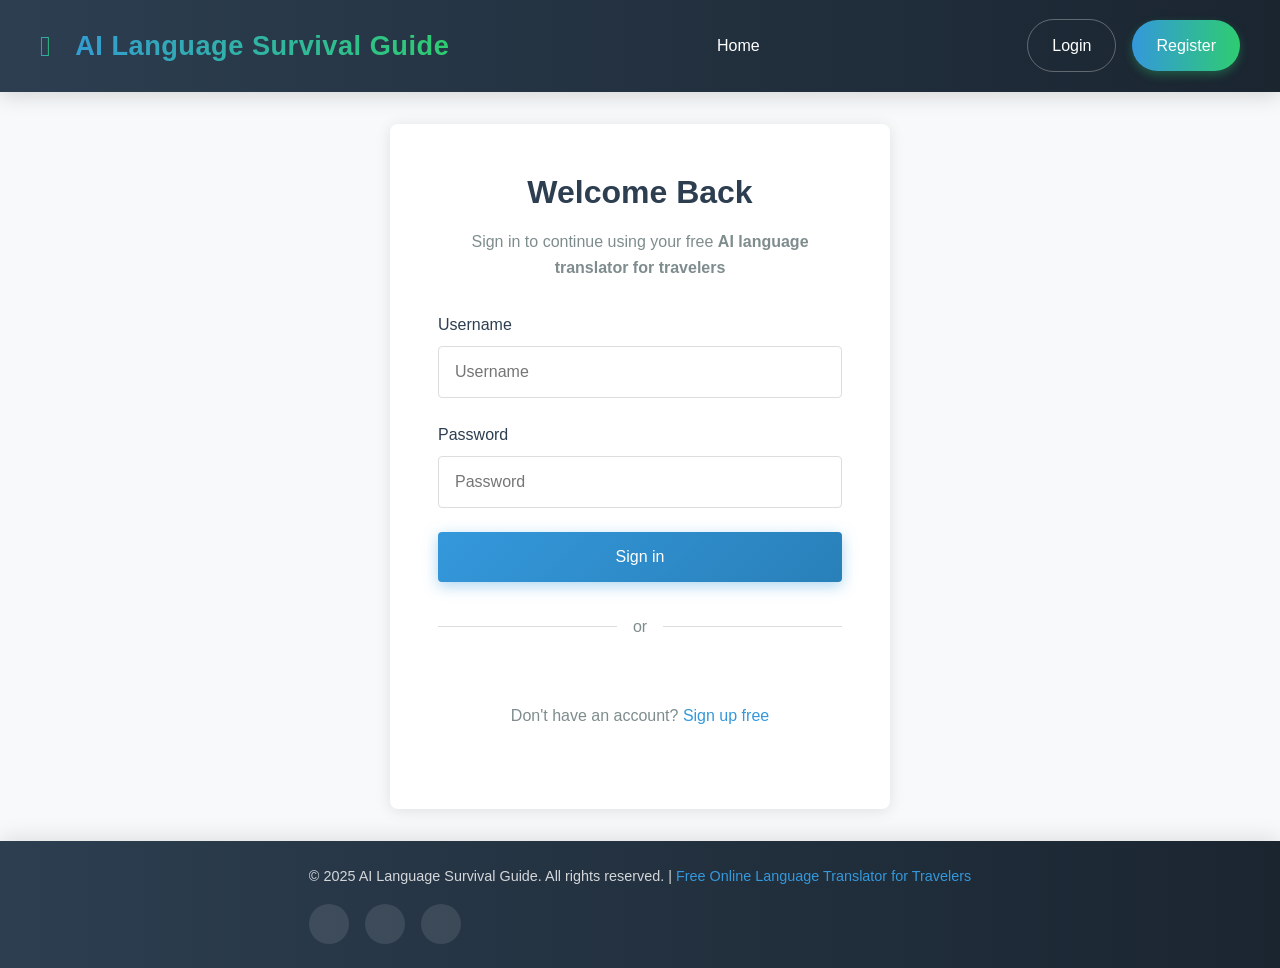
<file: Frontend/login.html>
<!DOCTYPE html>
<html lang="en">
<head>
    <meta charset="UTF-8">
    <meta name="viewport" content="width=device-width, initial-scale=1.0">
    <meta http-equiv="X-UA-Compatible" content="IE=edge">

    <!-- Primary SEO Meta Tags -->
    <title>Login – AI Language Survival Guide | Access Your Free Travel Translator</title>
    <meta name="description" content="Sign in to your AI Language Survival Guide account to access your saved travel phrases, preferred languages, and personal AI travel communication tool. Free online language translator for travelers.">
    <meta name="keywords" content="AI language translator for travelers login, AI travel communication tool, free online language translator tool, language survival guide for tourists, multilingual travel assistant online">
    <meta name="author" content="AI Language Survival Guide">
    <meta name="robots" content="noindex, follow">
    <meta name="theme-color" content="#6c63ff">

    <!-- Google Site Verification -->
    <meta name="google-site-verification" content="H_hIj8p179dljaLq7hhqFle3psw3gacxvrb0k680Aug">

    <!-- Canonical URL -->
    <link rel="canonical" href="https://ai-language-survival.vercel.app/login.html">

    <!-- Open Graph -->
    <meta property="og:title" content="Login – AI Language Survival Guide">
    <meta property="og:description" content="Sign in to access your free AI travel communication tool and saved travel phrases.">
    <meta property="og:type" content="website">
    <meta property="og:url" content="https://ai-language-survival.vercel.app/login.html">
    <meta property="og:site_name" content="AI Language Survival Guide">

    <!-- Fonts & Styles -->
    <link rel="preconnect" href="https://fonts.googleapis.com">
    <link rel="preconnect" href="https://fonts.gstatic.com" crossorigin>
    <link href="https://fonts.googleapis.com/css2?family=Inter:wght@400;500;600;700&display=swap" rel="stylesheet">
    <link rel="stylesheet" href="styles.css">
    <!-- Load main script BEFORE Google's script so callbacks are defined -->
    <script src="script.js?v=20260516-1" defer></script>
    <!-- Defensive stub: if script.js fails to parse on the deployed site,
         expose minimal globals so Google's GSI won't throw 'callback not a function'.
         The real handlers in script.js will overwrite these when/if it executes. -->
    <script>
        // Minimal safe stubs for GSI to call even if script.js is broken on the page
        window.handleGoogleSignIn = window.handleGoogleSignIn || function(response) {
            console.warn('GSI stub: handleGoogleSignIn invoked before app script loaded');
            // store the response so the real handler can pick it up later if desired
            window.__deferredGSIResponse = response;
        };
        window.decodeJwtResponse = window.decodeJwtResponse || function(token) {
            try {
                const base64Url = token.split('.')[1];
                const base64 = base64Url.replace(/-/g, '+').replace(/_/g, '/');
                return JSON.parse(decodeURIComponent(atob(base64).split('').map(function(c){return '%' + ('00' + c.charCodeAt(0).toString(16)).slice(-2);}).join('')));
            } catch (e) {
                return {};
            }
        };
    </script>
    <!-- Google Sign-In library loads after our callbacks are defined -->
    <script src="https://accounts.google.com/gsi/client" defer></script>
</head>
<body>
    <header>
        <div class="logo">
            <a href="index.html" aria-label="AI Language Survival Guide Home">
                <span class="logo-text">AI Language Survival Guide</span>
            </a>
        </div>
        <nav aria-label="Main navigation">
            <ul>
                <li><a href="index.html">Home</a></li>
            </ul>
        </nav>
        <div class="auth-section">
            <a href="login.html" id="login-btn" aria-current="page">Login</a>
            <a href="register.html" id="register-btn">Register</a>
        </div>
    </header>

    <main class="auth-container">
        <div class="auth-form-container">
            <h1>Welcome Back</h1>
            <p>Sign in to continue using your free <strong>AI language translator for travelers</strong></p>

            <form class="auth-form" id="login-form" aria-label="Login form">
                <div class="form-group">
                    <label for="username" class="sr-only">Username</label>
                    <input type="text" id="username" name="username" placeholder="Username" required autocomplete="username">
                </div>
                <div class="form-group">
                    <label for="password" class="sr-only">Password</label>
                    <input type="password" id="password" name="password" placeholder="Password" required autocomplete="current-password">
                </div>
                <button type="submit" class="btn-primary btn-full" id="login-submit-btn">Sign in</button>
            </form>

            <div class="social-login">
                <p class="or-divider"><span>or</span></p>
                <div id="g_id_onload"
                     data-client_id="721203537926-98l6moj4ojodl8ipf94kb9obafig7ifm.apps.googleusercontent.com"
                     data-context="signin"
                     data-ux_mode="popup"
                     data-callback="handleGoogleSignIn"
                     data-auto_prompt="false">
                </div>
                <div class="g_id_signin"
                     data-type="standard"
                     data-shape="rectangular"
                     data-theme="outline"
                     data-text="signin_with"
                     data-size="large"
                     data-logo_alignment="center"
                     data-width="280">
                </div>
            </div>

            <p class="auth-redirect">Don't have an account? <a href="register.html">Sign up free</a></p>
        </div>
    </main>

    <footer>
        <div class="container">
            <p>&copy; 2025 AI Language Survival Guide. All rights reserved. | <a href="index.html">Free Online Language Translator for Travelers</a></p>
            <div class="social-links" aria-label="Social media links">
                <a href="#" class="social-icon" aria-label="Facebook"><i class="fab fa-facebook-f" aria-hidden="true"></i></a>
                <a href="#" class="social-icon" aria-label="Twitter"><i class="fab fa-twitter" aria-hidden="true"></i></a>
                <a href="#" class="social-icon" aria-label="LinkedIn"><i class="fab fa-linkedin-in" aria-hidden="true"></i></a>
            </div>
        </div>
    </footer>
</body>
</html>
</file>
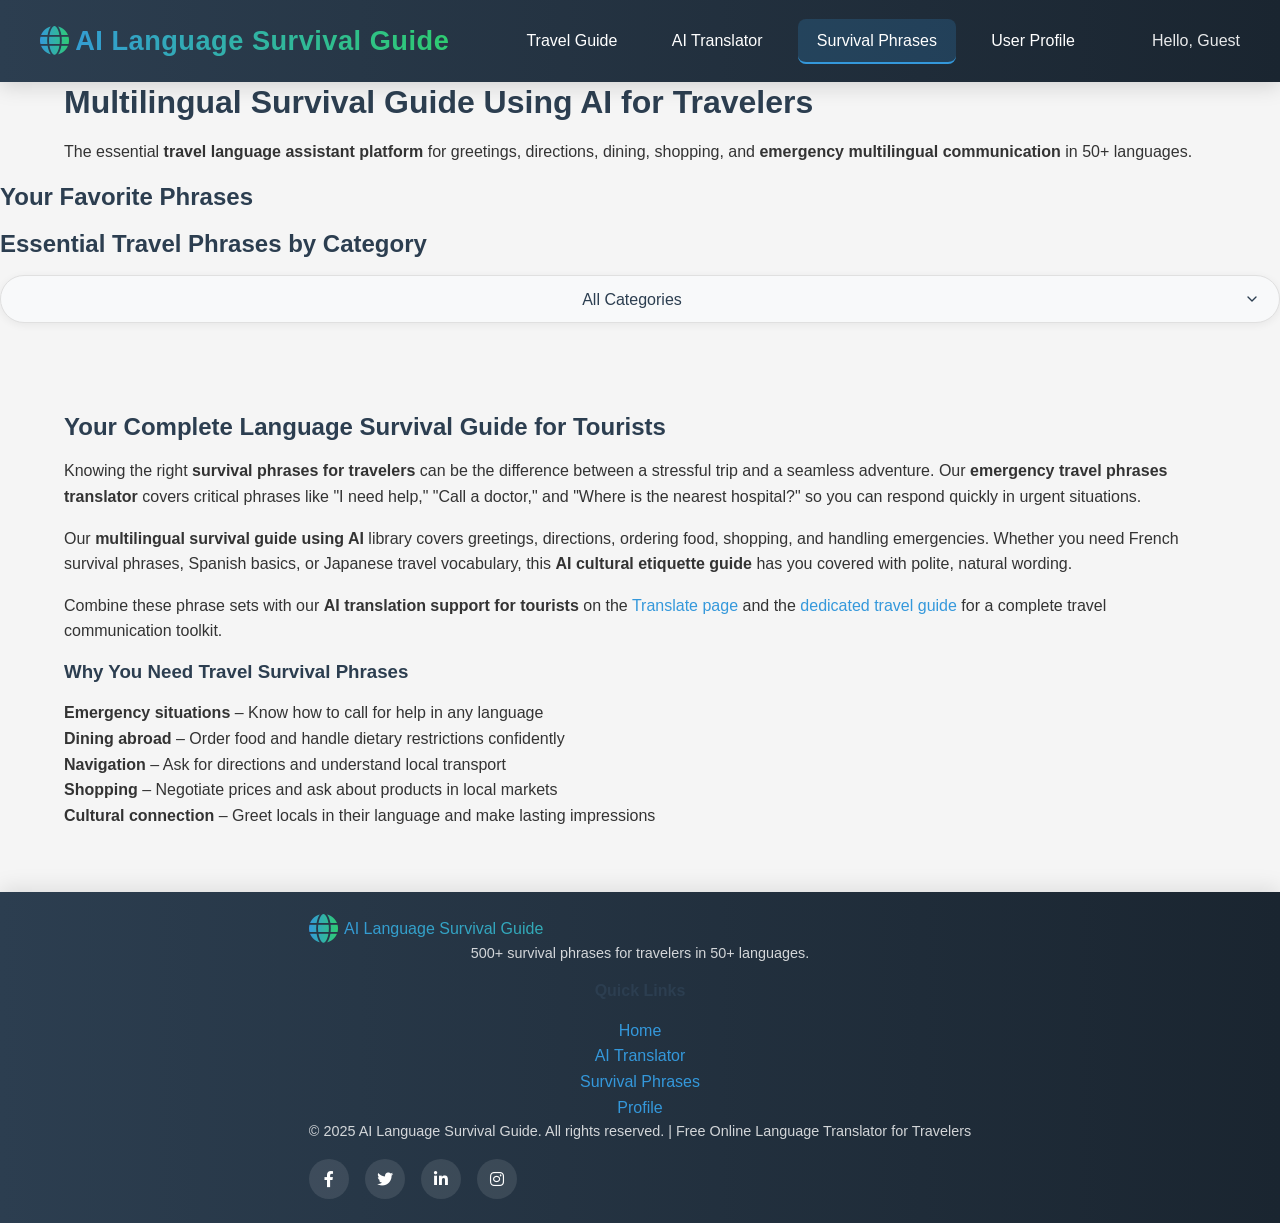
<file: Frontend/phrases.html>
<!DOCTYPE html>
<html lang="en">
<head>
    <meta charset="UTF-8">
    <meta name="viewport" content="width=device-width, initial-scale=1.0">
    <meta http-equiv="X-UA-Compatible" content="IE=edge">

    <!-- Primary SEO Meta Tags -->
    <title>Multilingual Survival Guide Using AI for Travelers | Emergency Travel Phrases</title>
    <meta name="description" content="Browse multilingual survival phrases using AI for travelers. Emergency travel phrases, greetings, dining, directions, and cultural etiquette help in 50+ languages.">
    <meta name="keywords" content="multilingual survival guide using AI, travel language assistant platform, AI cultural etiquette guide, emergency multilingual communication tool, AI translation support for tourists, smart traveler language assistant, multilingual travel help system, survival phrases for travelers, emergency travel phrases translator">
    <meta name="author" content="AI Language Survival Guide">
    <meta name="robots" content="index, follow, max-snippet:-1, max-image-preview:large, max-video-preview:-1">
    <meta name="theme-color" content="#6c63ff">

    <!-- Google Site Verification -->
    <meta name="google-site-verification" content="H_hIj8p179dljaLq7hhqFle3psw3gacxvrb0k680Aug">

    <!-- Canonical URL -->
    <link rel="canonical" href="https://ai-language-survival.vercel.app/phrases.html">

    <!-- Open Graph / Facebook -->
    <meta property="og:type" content="website">
    <meta property="og:url" content="https://ai-language-survival.vercel.app/phrases.html">
    <meta property="og:title" content="Multilingual Survival Guide Using AI for Travelers | Emergency Travel Phrases">
    <meta property="og:description" content="Browse multilingual survival phrases using AI for travelers with emergency, dining, navigation, and cultural etiquette help in 50+ languages.">
    <meta property="og:image" content="https://ai-language-survival.vercel.app/og-image.png">
    <meta property="og:site_name" content="AI Language Survival Guide">
    <meta property="og:locale" content="en_US">

    <!-- Twitter Card -->
    <meta name="twitter:card" content="summary_large_image">
    <meta name="twitter:title" content="Multilingual Survival Guide Using AI for Travelers">
    <meta name="twitter:description" content="Browse multilingual survival phrases using AI for travelers with emergency and cultural etiquette help.">
    <meta name="twitter:image" content="https://ai-language-survival.vercel.app/og-image.png">

    <!-- Structured Data: WebApplication -->
    <script type="application/ld+json">
    {
      "@context": "https://schema.org",
      "@type": "WebApplication",
      "name": "Travel Survival Phrases – AI Language Guide",
      "url": "https://ai-language-survival.vercel.app/phrases.html",
      "description": "Essential survival phrases for travelers. Access greetings, emergency phrases, dining vocabulary, and a complete travel phrase guide multilingual resource.",
      "applicationCategory": "TravelApplication",
      "operatingSystem": "All",
      "offers": {
        "@type": "Offer",
        "price": "0",
        "priceCurrency": "USD"
      }
    }
    </script>

    <!-- Breadcrumb Structured Data -->
    <script type="application/ld+json">
    {
      "@context": "https://schema.org",
      "@type": "BreadcrumbList",
      "itemListElement": [
        {
          "@type": "ListItem",
          "position": 1,
          "name": "Home",
          "item": "https://ai-language-survival.vercel.app/"
        },
        {
          "@type": "ListItem",
          "position": 2,
          "name": "Survival Phrases for Travelers",
          "item": "https://ai-language-survival.vercel.app/phrases.html"
        }
      ]
    }
    </script>

    <!-- Fonts & Styles -->
    <link rel="preconnect" href="https://fonts.googleapis.com">
    <link rel="preconnect" href="https://fonts.gstatic.com" crossorigin>
    <link href="https://fonts.googleapis.com/css2?family=Inter:wght@400;500;600;700&display=swap" rel="stylesheet">
    <link rel="stylesheet" href="styles.css">
    <link rel="stylesheet" href="https://cdnjs.cloudflare.com/ajax/libs/font-awesome/6.0.0/css/all.min.css">
    <script src="script.js?v=20260516-1" defer></script>
</head>
<body>
    <header>
        <div class="logo">
            <a href="index.html" aria-label="AI Language Survival Guide Home">
                <span class="logo-text">AI Language Survival Guide</span>
            </a>
        </div>
        <nav aria-label="Main navigation">
            <ul>
                <li><a href="index.html">Travel Guide</a></li>
                <li><a href="chat.html">AI Translator</a></li>
                <li><a href="phrases.html" class="active" aria-current="page">Survival Phrases</a></li>
                <li><a href="profile.html">User Profile</a></li>
            </ul>
        </nav>
        <div class="auth-section">
            <span id="user-greeting">Hello, Guest</span>
            <a href="logout.html" id="logout-btn">Logout</a>
        </div>
    </header>

    <main class="phrases-container">

        <!-- Page Heading for SEO -->
        <div class="page-hero-mini">
            <div class="container">
                <h1>Multilingual Survival Guide Using AI for Travelers</h1>
                <p>The essential <strong>travel language assistant platform</strong> for greetings, directions, dining, shopping, and <strong>emergency multilingual communication</strong> in 50+ languages.</p>
            </div>
        </div>

        <section class="favorite-phrases" aria-label="Favorite saved phrases">
            <h2>Your Favorite Phrases</h2>
            <div class="phrases-content" aria-live="polite">
                <!-- Favorite phrases will be loaded here -->
            </div>
        </section>

        <section class="common-phrases" aria-label="Common travel phrases by category">
            <h2>Essential Travel Phrases by Category</h2>
            <div class="category-selector">
                <select id="phrase-category" aria-label="Filter phrases by category">
                    <option value="all">All Categories</option>
                    <option value="greetings">Greetings</option>
                    <option value="directions">Directions</option>
                    <option value="emergency">Emergency</option>
                    <option value="food">Food &amp; Dining</option>
                </select>
            </div>
            <div class="phrases-list" aria-live="polite">
                <!-- Phrases will be loaded here based on selected category -->
            </div>
        </section>

        <!-- SEO Content Section -->
        <section class="section seo-phrases-info" aria-label="About survival phrases for travelers">
            <div class="container">
                <h2>Your Complete Language Survival Guide for Tourists</h2>
                <p>Knowing the right <strong>survival phrases for travelers</strong> can be the difference between a stressful trip and a seamless adventure. Our <strong>emergency travel phrases translator</strong> covers critical phrases like "I need help," "Call a doctor," and "Where is the nearest hospital?" so you can respond quickly in urgent situations.</p>
                <p>Our <strong>multilingual survival guide using AI</strong> library covers greetings, directions, ordering food, shopping, and handling emergencies. Whether you need French survival phrases, Spanish basics, or Japanese travel vocabulary, this <strong>AI cultural etiquette guide</strong> has you covered with polite, natural wording.</p>
                <p>Combine these phrase sets with our <strong>AI translation support for tourists</strong> on the <a href="chat.html">Translate page</a> and the <a href="ai-language-survival-guide-for-travelers">dedicated travel guide</a> for a complete travel communication toolkit.</p>

                <h3>Why You Need Travel Survival Phrases</h3>
                <ul class="seo-list">
                    <li><strong>Emergency situations</strong> – Know how to call for help in any language</li>
                    <li><strong>Dining abroad</strong> – Order food and handle dietary restrictions confidently</li>
                    <li><strong>Navigation</strong> – Ask for directions and understand local transport</li>
                    <li><strong>Shopping</strong> – Negotiate prices and ask about products in local markets</li>
                    <li><strong>Cultural connection</strong> – Greet locals in their language and make lasting impressions</li>
                </ul>
            </div>
        </section>
    </main>

    <footer>
        <div class="container">
            <div class="footer-content">
                <div class="footer-brand">
                    <span class="logo-text">AI Language Survival Guide</span>
                    <p>500+ survival phrases for travelers in 50+ languages.</p>
                </div>
                <div class="footer-links">
                    <h4>Quick Links</h4>
                    <ul>
                        <li><a href="index.html">Home</a></li>
                        <li><a href="chat.html">AI Translator</a></li>
                        <li><a href="phrases.html">Survival Phrases</a></li>
                        <li><a href="profile.html">Profile</a></li>
                    </ul>
                </div>
            </div>
            <div class="footer-bottom">
                <p>&copy; 2025 AI Language Survival Guide. All rights reserved. | Free Online Language Translator for Travelers</p>
                <div class="social-links" aria-label="Social media links">
                    <a href="#" class="social-icon" aria-label="Facebook"><i class="fab fa-facebook-f" aria-hidden="true"></i></a>
                    <a href="#" class="social-icon" aria-label="Twitter"><i class="fab fa-twitter" aria-hidden="true"></i></a>
                    <a href="#" class="social-icon" aria-label="LinkedIn"><i class="fab fa-linkedin-in" aria-hidden="true"></i></a>
                    <a href="#" class="social-icon" aria-label="Instagram"><i class="fab fa-instagram" aria-hidden="true"></i></a>
                </div>
            </div>
        </div>
    </footer>
</body>
</html>
</file>
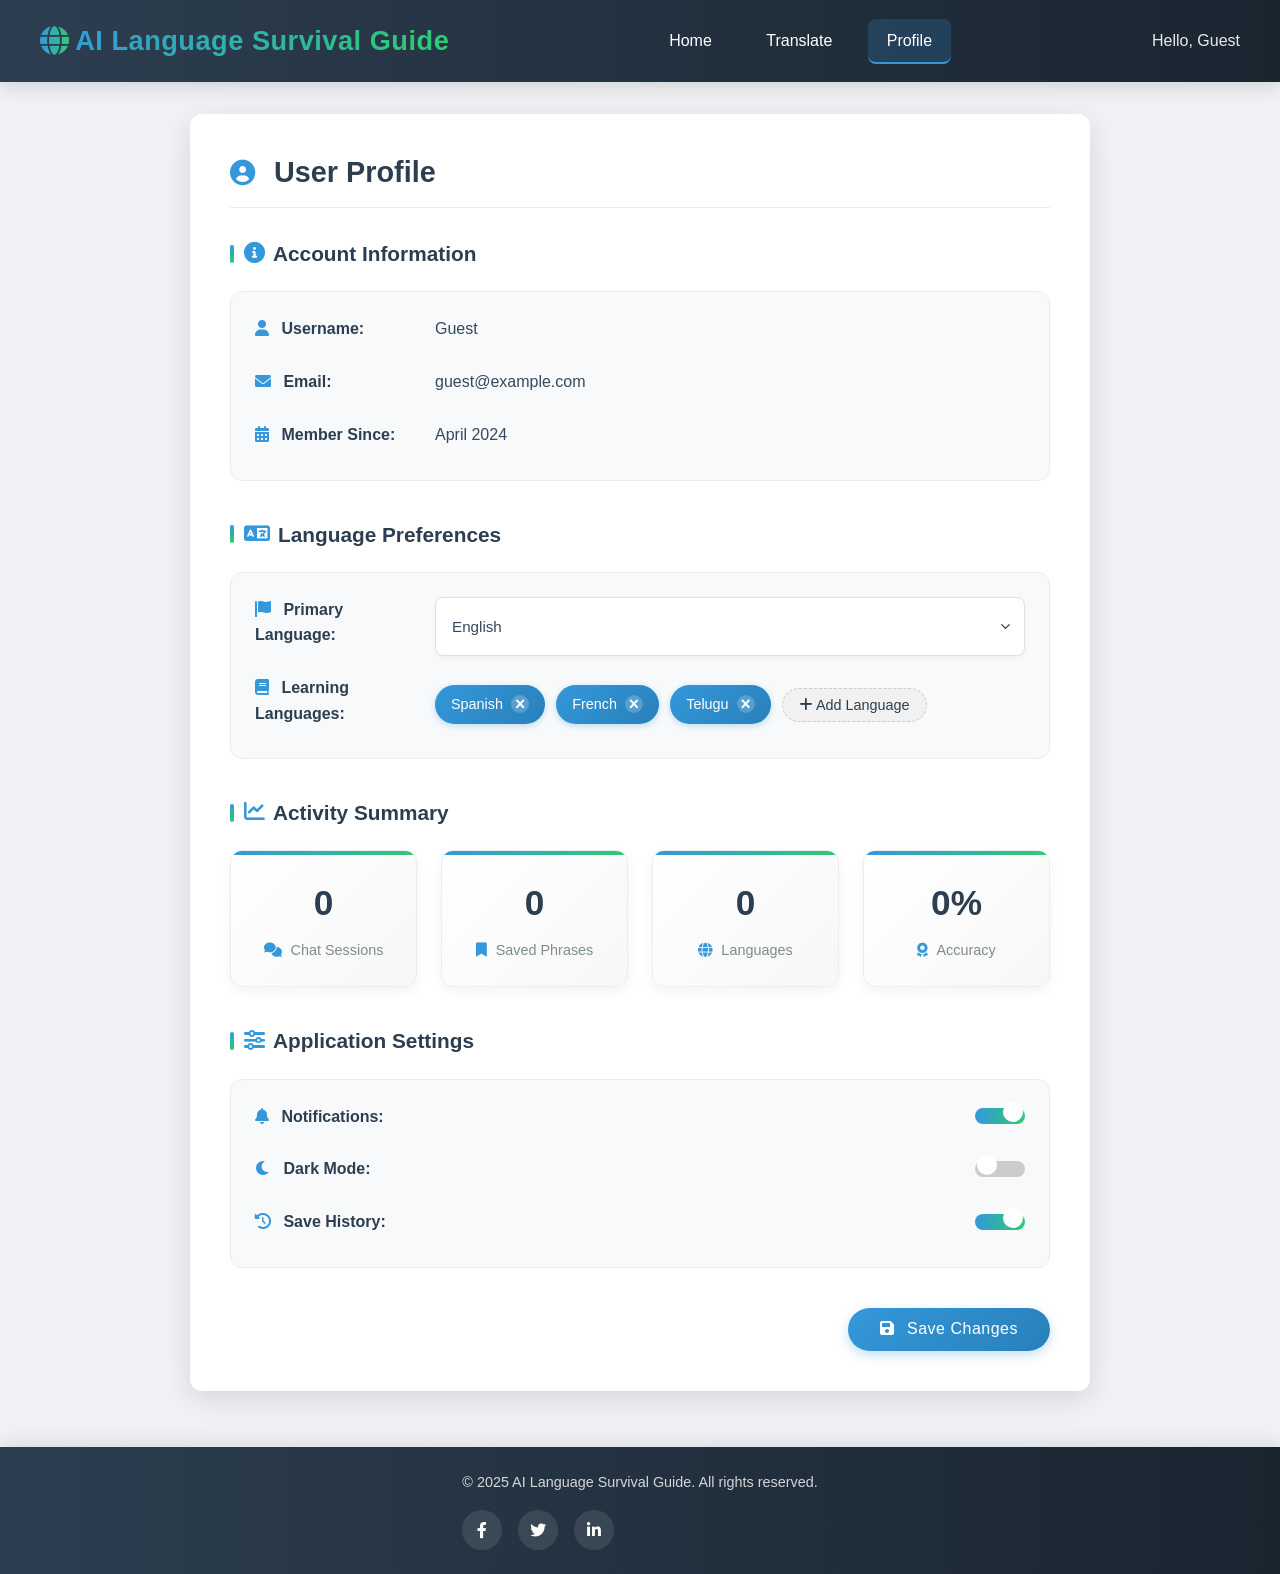
<file: Frontend/profile.html>
<!DOCTYPE html>
<html lang="en">
<head>
    <meta charset="UTF-8">
    <meta name="viewport" content="width=device-width, initial-scale=1.0">
    <meta name="google-site-verification" content="H_hIj8p179dljaLq7hhqFle3psw3gacxvrb0k680Aug" />
    <title>Profile - AI Language Survival Guide | Manage Your Preferences</title>
    <meta name="description" content="Manage your learning languages and notification settings for your personalized AI travel assistant and language translation tools.">
    <meta name="keywords" content="AI travel assistant settings, Language translation tools, Speak foreign language app, Travel language survival guide">
    <meta name="robots" content="noindex, follow">
    <meta property="og:title" content="Profile - AI Language Survival Guide">
    <meta property="og:description" content="Manage your learning languages and notification settings for your personalized AI travel assistant.">
    <meta property="og:type" content="website">
    <meta property="og:url" content="https://ai-language-survival.vercel.app/profile.html">
    <link rel="canonical" href="https://ai-language-survival.vercel.app/profile.html">
    <link rel="stylesheet" href="styles.css">
    <link rel="stylesheet" href="https://cdnjs.cloudflare.com/ajax/libs/font-awesome/6.0.0/css/all.min.css">
    <script src="script.js?v=20260516-1" defer></script>
</head>
<body>
    <header>
        <div class="logo">
            <span class="logo-text">AI Language Survival Guide</span>
        </div>
        <nav>
            <ul>
                <li><a href="index.html">Home</a></li>
                <li><a href="chat.html">Translate</a></li>
                <li><a href="profile.html" class="active">Profile</a></li>
            </ul>
        </nav>
        <div class="auth-section">
            <span id="user-greeting">Hello, Dhruv</span>
            <a href="logout.html" id="logout-btn">Logout</a>
        </div>
    </header>

    <main class="profile-container">
        <div class="profile-card">
            <h1><i class="fas fa-user-circle"></i> User Profile</h1>
            
            <div class="profile-section">
                <h2><i class="fas fa-info-circle"></i> Account Information</h2>
                <div class="profile-info">
                    <div class="info-group">
                        <label><i class="fas fa-user"></i> Username:</label>
                        <span id="profile-username">dhruv</span>
                    </div>
                    <div class="info-group">
                        <label><i class="fas fa-envelope"></i> Email:</label>
                        <span id="profile-email">dhruv@example.com</span>
                    </div>
                    <div class="info-group">
                        <label><i class="fas fa-calendar-alt"></i> Member Since:</label>
                        <span>April 2024</span>
                    </div>
                </div>
            </div>
            
            <div class="profile-section">
                <h2><i class="fas fa-language"></i> Language Preferences</h2>
                <div class="language-prefs">
                    <div class="pref-group">
                        <label><i class="fas fa-flag"></i> Primary Language:</label>
                        <select id="primary-language">
                            <option value="en" selected>English</option>
                            <option value="es">Spanish</option>
                            <option value="fr">French</option>
                            <option value="de">German</option>
                            <option value="it">Italian</option>
                            <option value="ja">Japanese</option>
                            <option value="zh">Chinese (Mandarin)</option>
                            <option value="ru">Russian</option>
                            <option value="pt">Portuguese</option>
                            <option value="ar">Arabic</option>
                            <option value="hi">Hindi</option>
                            <option value="ko">Korean</option>
                            <option value="nl">Dutch</option>
                            <option value="sv">Swedish</option>
                            <option value="tr">Turkish</option>
                            <option value="te">Telugu</option>
                        </select>
                    </div>
                    <div class="pref-group">
                        <label><i class="fas fa-book"></i> Learning Languages:</label>
                        <div class="learning-langs">
                            <div class="lang-tag">Spanish <span class="remove-lang">×</span></div>
                            <div class="lang-tag">French <span class="remove-lang">×</span></div>
                            <div class="lang-tag">Telugu <span class="remove-lang">×</span></div>
                            <button id="add-lang-btn"><i class="fas fa-plus"></i> Add Language</button>
                        </div>
                    </div>
                </div>
            </div>
            
            <div class="profile-section">
                <h2><i class="fas fa-chart-line"></i> Activity Summary</h2>
                <div class="activity-stats">
                    <div class="stat-card">
                        <div class="stat-number">27</div>
                        <div class="stat-label"><i class="fas fa-comments"></i> Chat Sessions</div>
                    </div>
                    <div class="stat-card">
                        <div class="stat-number">15</div>
                        <div class="stat-label"><i class="fas fa-bookmark"></i> Saved Phrases</div>
                    </div>
                    <div class="stat-card">
                        <div class="stat-number">3</div>
                        <div class="stat-label"><i class="fas fa-globe"></i> Languages</div>
                    </div>
                    <div class="stat-card">
                        <div class="stat-number">85%</div>
                        <div class="stat-label"><i class="fas fa-award"></i> Accuracy</div>
                    </div>
                </div>
            </div>
            
            <div class="profile-section">
                <h2><i class="fas fa-sliders-h"></i> Application Settings</h2>
                <div class="profile-info">
                    <div class="info-group setting-toggle">
                        <label><i class="fas fa-bell"></i> Notifications:</label>
                        <div class="toggle-switch">
                            <input type="checkbox" id="notification-toggle" checked>
                            <label for="notification-toggle"></label>
                        </div>
                    </div>
                    <div class="info-group setting-toggle">
                        <label><i class="fas fa-moon"></i> Dark Mode:</label>
                        <div class="toggle-switch">
                            <input type="checkbox" id="dark-mode-toggle">
                            <label for="dark-mode-toggle"></label>
                        </div>
                    </div>
                    <div class="info-group setting-toggle">
                        <label><i class="fas fa-history"></i> Save History:</label>
                        <div class="toggle-switch">
                            <input type="checkbox" id="history-toggle" checked>
                            <label for="history-toggle"></label>
                        </div>
                    </div>
                </div>
            </div>
            
            <div class="profile-actions">
                <button class="btn-primary"><i class="fas fa-save"></i> Save Changes</button>
            </div>
        </div>
    </main>

    <footer>
        <div class="container">
            <p>&copy; 2025 AI Language Survival Guide. All rights reserved.</p>
            <div class="social-links">
                <a href="#" class="social-icon"><i class="fab fa-facebook-f"></i></a>
                <a href="#" class="social-icon"><i class="fab fa-twitter"></i></a>
                <a href="#" class="social-icon"><i class="fab fa-linkedin-in"></i></a>
            </div>
        </div>
    </footer>
</body>
</html>
</file>
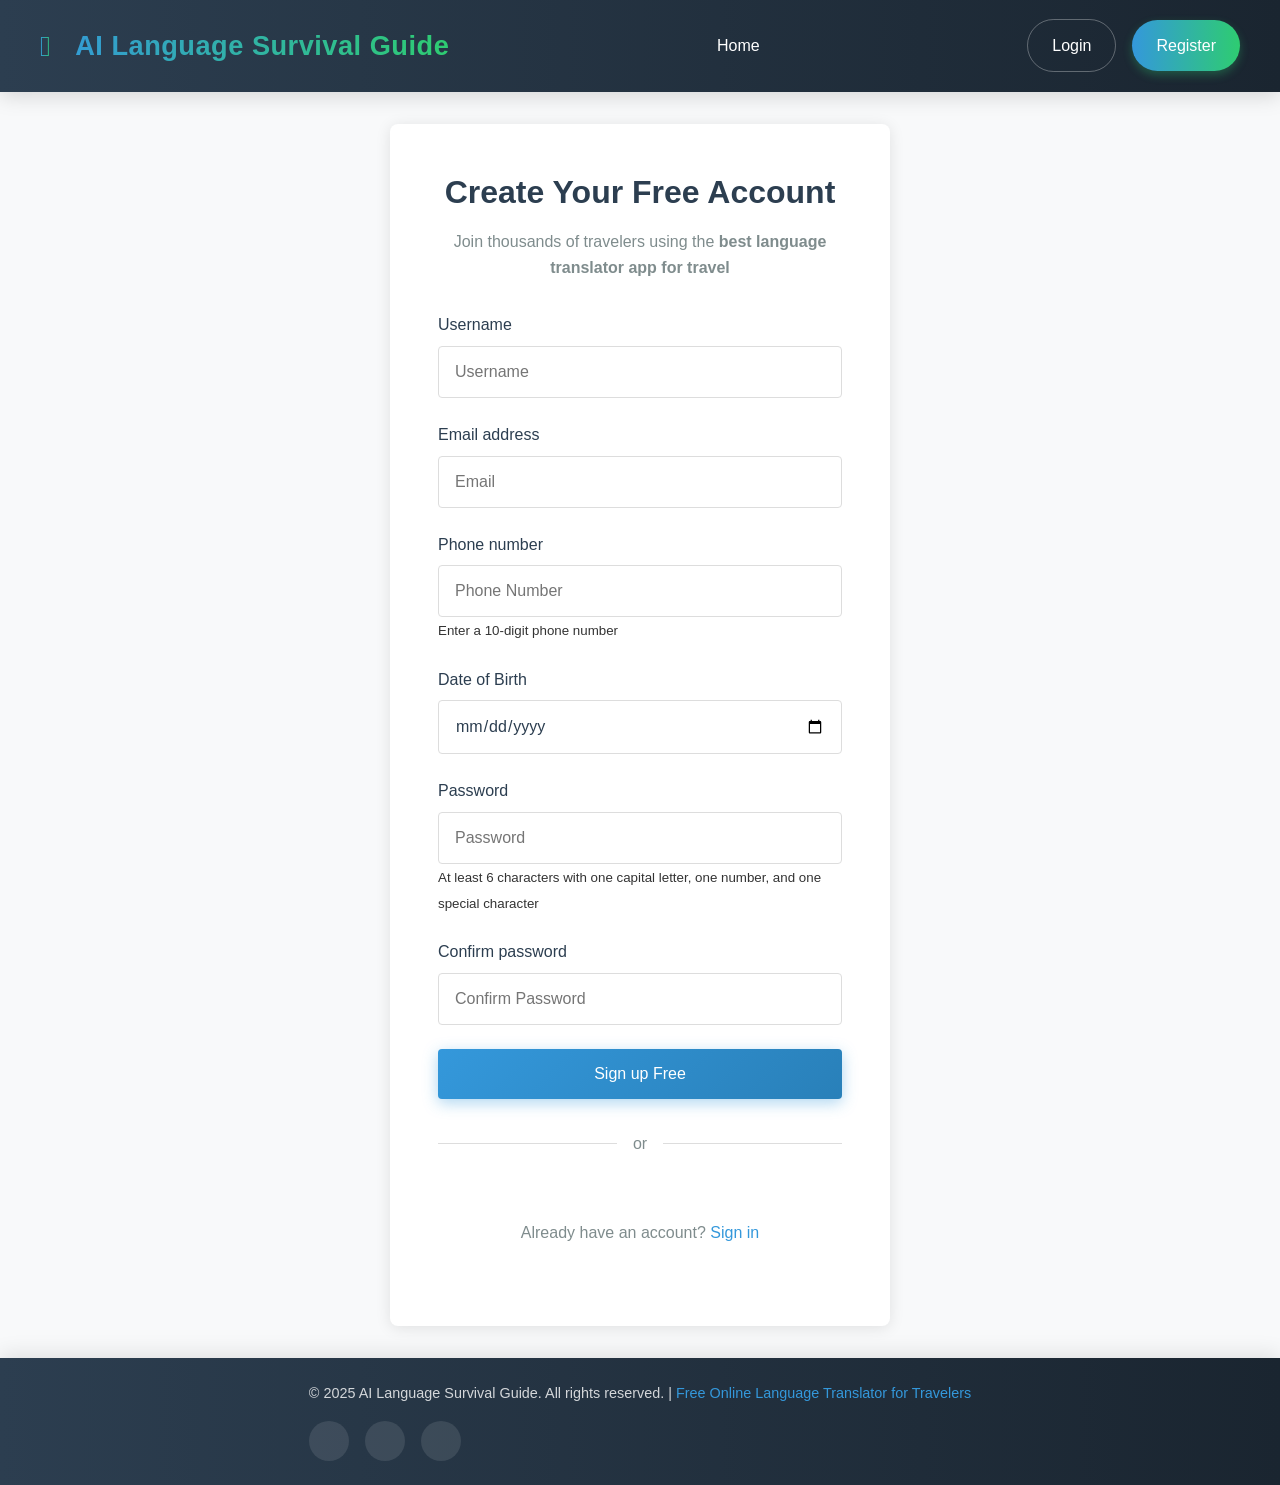
<file: Frontend/register.html>
<!DOCTYPE html>
<html lang="en">
<head>
    <meta charset="UTF-8">
    <meta name="viewport" content="width=device-width, initial-scale=1.0">
    <meta http-equiv="X-UA-Compatible" content="IE=edge">

    <!-- Primary SEO Meta Tags -->
    <title>Sign Up Free – AI Language Survival Guide | Best Language Translator App for Travel</title>
    <meta name="description" content="Create your free account on AI Language Survival Guide and unlock the best language translator app for travel. Access voice translation, 500+ survival phrases, and instant AI translation in 50+ languages.">
    <meta name="keywords" content="best language translator app for travel, free online language translator tool, AI language translator for travelers, language survival guide for tourists, travel phrase guide multilingual, language learning app for tourists">
    <meta name="author" content="AI Language Survival Guide">
    <meta name="robots" content="noindex, follow">
    <meta name="theme-color" content="#6c63ff">

    <!-- Google Site Verification -->
    <meta name="google-site-verification" content="H_hIj8p179dljaLq7hhqFle3psw3gacxvrb0k680Aug">

    <!-- Canonical URL -->
    <link rel="canonical" href="https://ai-language-survival.vercel.app/register.html">

    <!-- Open Graph -->
    <meta property="og:title" content="Sign Up Free – AI Language Survival Guide">
    <meta property="og:description" content="Create your free account and access the best language translator app for travel. Voice translation, survival phrases, and instant AI translation.">
    <meta property="og:type" content="website">
    <meta property="og:url" content="https://ai-language-survival.vercel.app/register.html">
    <meta property="og:site_name" content="AI Language Survival Guide">

    <!-- Fonts & Styles -->
    <link rel="preconnect" href="https://fonts.googleapis.com">
    <link rel="preconnect" href="https://fonts.gstatic.com" crossorigin>
    <link href="https://fonts.googleapis.com/css2?family=Inter:wght@400;500;600;700&display=swap" rel="stylesheet">
    <link rel="stylesheet" href="styles.css">
    <!-- Load main script BEFORE Google's script so callbacks are defined -->
    <script src="script.js?v=20260516-1" defer></script>
    <!-- Defensive stub: if script.js fails to parse on the deployed site,
         expose minimal globals so Google's GSI won't throw 'callback not a function'.
         The real handlers in script.js will overwrite these when/if it executes. -->
    <script>
        // Minimal safe stubs for GSI to call even if script.js is broken on the page
        window.handleGoogleSignIn = window.handleGoogleSignIn || function(response) {
            console.warn('GSI stub: handleGoogleSignIn invoked before app script loaded');
            window.__deferredGSIResponse = response;
        };
        window.decodeJwtResponse = window.decodeJwtResponse || function(token) {
            try {
                const base64Url = token.split('.')[1];
                const base64 = base64Url.replace(/-/g, '+').replace(/_/g, '/');
                return JSON.parse(decodeURIComponent(atob(base64).split('').map(function(c){return '%' + ('00' + c.charCodeAt(0).toString(16)).slice(-2);}).join('')));
            } catch (e) {
                return {};
            }
        };
    </script>
    <!-- Google Sign-In library loads after our callbacks are defined -->
    <script src="https://accounts.google.com/gsi/client" defer></script>
</head>
<body>
    <header>
        <div class="logo">
            <a href="index.html" aria-label="AI Language Survival Guide Home">
                <span class="logo-text">AI Language Survival Guide</span>
            </a>
        </div>
        <nav aria-label="Main navigation">
            <ul>
                <li><a href="index.html">Home</a></li>
            </ul>
        </nav>
        <div class="auth-section">
            <a href="login.html" id="login-btn">Login</a>
            <a href="register.html" id="register-btn" aria-current="page">Register</a>
        </div>
    </header>

    <main class="auth-container">
        <div class="auth-form-container">
            <h1>Create Your Free Account</h1>
            <p>Join thousands of travelers using the <strong>best language translator app for travel</strong></p>

            <form class="auth-form" id="register-form" aria-label="Registration form">
                <div class="form-group">
                    <label for="username" class="sr-only">Username</label>
                    <input type="text" id="username" name="username" placeholder="Username" required autocomplete="username">
                </div>
                <div class="form-group">
                    <label for="email" class="sr-only">Email address</label>
                    <input type="email" id="email" name="email" placeholder="Email" required autocomplete="email">
                </div>
                <div class="form-group">
                    <label for="phone" class="sr-only">Phone number</label>
                    <input type="tel" id="phone" name="phone" placeholder="Phone Number" pattern="[0-9]{10}" required autocomplete="tel">
                    <small class="form-hint">Enter a 10-digit phone number</small>
                </div>
                <div class="form-group">
                    <label for="dob" class="form-label">Date of Birth</label>
                    <input type="date" id="dob" name="dob" required autocomplete="bday">
                </div>
                <div class="form-group">
                    <label for="password" class="sr-only">Password</label>
                    <input type="password" id="password" name="password" placeholder="Password" pattern="^(?=.*[A-Z])(?=.*[!@#$%^&*])(?=.*[0-9]).{6,}$" required autocomplete="new-password">
                    <small class="form-hint">At least 6 characters with one capital letter, one number, and one special character</small>
                </div>
                <div class="form-group">
                    <label for="confirm_password" class="sr-only">Confirm password</label>
                    <input type="password" id="confirm_password" name="confirm_password" placeholder="Confirm Password" required autocomplete="new-password">
                </div>
                <button type="submit" class="btn-primary btn-full" id="register-submit-btn">Sign up Free</button>
            </form>

            <div class="social-login">
                <p class="or-divider"><span>or</span></p>
                <div id="g_id_onload"
                     data-client_id="721203537926-98l6moj4ojodl8ipf94kb9obafig7ifm.apps.googleusercontent.com"
                     data-context="signup"
                     data-ux_mode="popup"
                     data-callback="handleGoogleSignUp"
                     data-auto_prompt="false">
                </div>
                <div class="g_id_signin"
                     data-type="standard"
                     data-shape="rectangular"
                     data-theme="outline"
                     data-text="signup_with"
                     data-size="large"
                     data-logo_alignment="center"
                     data-width="280">
                </div>
            </div>

            <p class="auth-redirect">Already have an account? <a href="login.html">Sign in</a></p>
        </div>
    </main>

    <footer>
        <div class="container">
            <p>&copy; 2025 AI Language Survival Guide. All rights reserved. | <a href="index.html">Free Online Language Translator for Travelers</a></p>
            <div class="social-links" aria-label="Social media links">
                <a href="#" class="social-icon" aria-label="Facebook"><i class="fab fa-facebook-f" aria-hidden="true"></i></a>
                <a href="#" class="social-icon" aria-label="Twitter"><i class="fab fa-twitter" aria-hidden="true"></i></a>
                <a href="#" class="social-icon" aria-label="LinkedIn"><i class="fab fa-linkedin-in" aria-hidden="true"></i></a>
            </div>
        </div>
    </footer>
</body>
</html>
</file>
<file: Frontend/styles.css>
/* Document global styles for consistency */
:root {
    --primary-color: #3498db;
    --primary-dark: #2980b9;
    --secondary-color: #2ecc71;
    --secondary-dark: #27ae60;
    --dark-bg: #2c3e50;
    --darker-bg: #1a2530;
    --light-bg: #f5f7fa;
    --lighter-bg: #ffffff;
    --text-dark: #2c3e50;
    --text-light: #f0f0f0;
    --border-light: #eaeef2;
    --shadow-light: rgba(0, 0, 0, 0.1);
    --shadow-medium: rgba(0, 0, 0, 0.15);
    --shadow-dark: rgba(0, 0, 0, 0.3);
    --gradient-primary: linear-gradient(135deg, #3498db, #2980b9);
    --gradient-secondary: linear-gradient(135deg, #2ecc71, #27ae60);
    --gradient-accent: linear-gradient(to right, #3498db, #2ecc71);
    --transition-fast: all 0.2s ease;
    --transition-medium: all 0.3s ease;
}

* {
    margin: 0;
    padding: 0;
    box-sizing: border-box;
    font-family: 'Segoe UI', Tahoma, Geneva, Verdana, sans-serif;
}

body {
    min-height: 100vh;
    display: flex;
    flex-direction: column;
    background-color: var(--light-bg);
    color: var(--text-dark);
    line-height: 1.6;
}

main {
    flex: 1;
}

/* Typography enhancements */
h1, h2, h3, h4, h5, h6 {
    font-weight: 600;
    line-height: 1.3;
    margin-bottom: 1rem;
    color: var(--text-dark);
}

p {
    margin-bottom: 1rem;
}

/* Common component styles */
.card {
    background-color: var(--lighter-bg);
    border-radius: 12px;
    box-shadow: 0 8px 30px var(--shadow-light);
    padding: 2rem;
    margin-bottom: 1.5rem;
    transition: var(--transition-medium);
}

.card:hover {
    box-shadow: 0 10px 40px var(--shadow-medium);
    transform: translateY(-5px);
}

/* Enhanced button styles */
.btn {
    padding: 0.8rem 1.5rem;
    border-radius: 30px;
    cursor: pointer;
    font-weight: 500;
    transition: var(--transition-medium);
    border: none;
    display: inline-flex;
    align-items: center;
    justify-content: center;
    gap: 0.5rem;
}

.btn-primary {
    background: var(--gradient-primary);
    color: white;
    box-shadow: 0 4px 15px rgba(52, 152, 219, 0.4);
}

.btn-primary:hover {
    transform: translateY(-3px);
    box-shadow: 0 6px 20px rgba(52, 152, 219, 0.5);
}

.btn-secondary {
    background: var(--gradient-secondary);
    color: white;
    box-shadow: 0 4px 15px rgba(46, 204, 113, 0.4);
}

.btn-secondary:hover {
    transform: translateY(-3px);
    box-shadow: 0 6px 20px rgba(46, 204, 113, 0.5);
}

.btn-light {
    background-color: var(--light-bg);
    color: var(--text-dark);
    box-shadow: 0 2px 10px var(--shadow-light);
}

.btn-light:hover {
    background-color: var(--lighter-bg);
    box-shadow: 0 4px 15px var(--shadow-medium);
    transform: translateY(-2px);
}

/* Enhanced form elements */
input, select, textarea {
    padding: 0.8rem 1rem;
    border: 1px solid var(--border-light);
    border-radius: 8px;
    font-size: 1rem;
    background-color: var(--lighter-bg);
    color: var(--text-dark);
    transition: var(--transition-fast);
    outline: none;
    width: 100%;
}

input:focus, select:focus, textarea:focus {
    border-color: var(--primary-color);
    box-shadow: 0 0 0 3px rgba(52, 152, 219, 0.2);
}

select {
    appearance: none;
    background-image: url('data:image/svg+xml;utf8,<svg xmlns="http://www.w3.org/2000/svg" viewBox="0 0 24 24" fill="none" stroke="%232c3e50" stroke-width="2" stroke-linecap="round" stroke-linejoin="round"><polyline points="6 9 12 15 18 9"></polyline></svg>');
    background-repeat: no-repeat;
    background-position: right 1em center;
    background-size: 1em;
    padding-right: 2.5em;
}

label {
    font-weight: 500;
    margin-bottom: 0.5rem;
    display: block;
    color: var(--text-dark);
}

/* Home page specific enhancements */
.hero {
    position: relative;
    min-height: 450px;
    background: var(--gradient-primary);
    padding: 2rem;
    overflow: hidden;
}

.hero::before {
    content: '';
    position: absolute;
    top: 0;
    left: 0;
    width: 100%;
    height: 100%;
    background:
        radial-gradient(circle at 20% 20%, rgba(255, 255, 255, 0.12), transparent 28%),
        radial-gradient(circle at 80% 30%, rgba(46, 204, 113, 0.16), transparent 22%),
        linear-gradient(135deg, rgba(52, 152, 219, 0.85), rgba(26, 37, 48, 0.95));
    opacity: 1;
}

.hero-content {
    position: relative;
    z-index: 2;
    max-width: 1200px;
    margin: 0 auto;
    text-align: center;
    padding: 3rem 1rem;
    display: flex;
    flex-direction: column;
    align-items: center;
}

.hero-content .btn {
    margin-top: 50px;
}

.hero h1 {
    font-size: 2.5rem;
    color: white;
    margin-bottom: 1.5rem;
    font-weight: 700;
}

/* Section enhancements */
.section {
    padding: 4rem 2rem;
}

.section-title {
    text-align: center;
    margin-bottom: 3rem;
    position: relative;
}

.section-title::after {
    content: '';
    position: absolute;
    bottom: -0.75rem;
    left: 50%;
    transform: translateX(-50%);
    width: 80px;
    height: 4px;
    background: var(--gradient-accent);
    border-radius: 2px;
}

/* Dark mode refinements */
body.dark-mode {
    background-color: #1a1a2e;
    color: var(--text-light);
}

body.dark-mode .card {
    background-color: #0f3460;
    box-shadow: 0 8px 30px rgba(0, 0, 0, 0.3);
}

body.dark-mode h1, 
body.dark-mode h2, 
body.dark-mode h3, 
body.dark-mode h4, 
body.dark-mode h5, 
body.dark-mode h6,
body.dark-mode label {
    color: var(--text-light);
}

body.dark-mode input, 
body.dark-mode select, 
body.dark-mode textarea {
    background-color: #16213e;
    color: var(--text-light);
    border-color: #1a1a2e;
}

body.dark-mode .btn-light {
    background-color: #16213e;
    color: var(--text-light);
}

body.dark-mode .btn-light:hover {
    background-color: #0f3460;
}

/* Animated page transitions */
.page-transition {
    animation: fadeIn 0.5s ease-in-out;
}

@keyframes fadeIn {
    from { opacity: 0; transform: translateY(20px); }
    to { opacity: 1; transform: translateY(0); }
}

/* Mobile optimizations */
@media (max-width: 576px) {
    .section {
        padding: 2rem 1rem;
    }
    
    .hero h1 {
        font-size: 1.8rem;
    }
    
    .card {
        padding: 1.5rem;
    }
}

/* Translator enhancements */
.translator-container {
    animation: fadeIn 0.5s ease-in-out;
}

.translation-input textarea, .translation-output {
    transition: var(--transition-medium);
}

/* Profile enhancements */
.profile-container {
    animation: fadeIn 0.5s ease-in-out;
}

/* Global loading spinner */
.loading-spinner {
    display: inline-block;
    width: 2rem;
    height: 2rem;
    border: 3px solid rgba(255, 255, 255, 0.3);
    border-radius: 50%;
    border-top-color: white;
    animation: spin 1s ease-in-out infinite;
}

@keyframes spin {
    to { transform: rotate(360deg); }
}

/* Base Styles */
* {
    margin: 0;
    padding: 0;
    box-sizing: border-box;
    font-family: 'Segoe UI', Tahoma, Geneva, Verdana, sans-serif;
}

body {
    background-color: #f5f5f5;
    color: #333;
    line-height: 1.6;
    min-height: 100vh;
    display: flex;
    flex-direction: column;
}

a {
    text-decoration: none;
    color: #3498db;
}

ul {
    list-style: none;
}

/* Header Styles */
header {
    background: linear-gradient(to right, #2c3e50, #1a2530);
    color: white;
    padding: 1.2rem 2.5rem;
    display: flex;
    justify-content: space-between;
    align-items: center;
    box-shadow: 0 4px 20px rgba(0, 0, 0, 0.15);
    position: relative;
}

.logo {
    font-size: 1.7rem;
    font-weight: bold;
    letter-spacing: 0.5px;
    display: flex;
    align-items: center;
}

.logo-text {
    display: flex;
    align-items: center;
    background: linear-gradient(to right, #3498db, #2ecc71);
    -webkit-background-clip: text;
    background-clip: text;
    -webkit-text-fill-color: transparent;
    position: relative;
    padding-left: 2.2rem;
}

.logo-text::before {
    content: '\f0ac';
    font-family: 'Font Awesome 6 Free';
    font-weight: 900;
    position: absolute;
    left: 0;
    font-size: 1.8rem;
    background: linear-gradient(to right, #3498db, #2ecc71);
    -webkit-background-clip: text;
    background-clip: text;
    -webkit-text-fill-color: transparent;
}

nav ul {
    display: flex;
    gap: 1rem;
}

nav ul li a {
    color: white;
    font-weight: 500;
    padding: 0.8rem 1.2rem;
    border-radius: 8px;
    transition: all 0.3s ease;
    position: relative;
    overflow: hidden;
}

nav ul li a::before {
    content: '';
    position: absolute;
    bottom: 0;
    left: 0;
    width: 100%;
    height: 2px;
    background-color: #3498db;
    transform: scaleX(0);
    transform-origin: right;
    transition: transform 0.3s ease;
}

nav ul li a:hover::before {
    transform: scaleX(1);
    transform-origin: left;
}

nav ul li a.active {
    background-color: rgba(52, 152, 219, 0.2);
    border-bottom: 2px solid #3498db;
}

.auth-section {
    display: flex;
    align-items: center;
    gap: 1rem;
}

.auth-section span {
    color: rgba(255, 255, 255, 0.9);
    font-weight: 500;
}

.auth-section a {
    color: white;
    padding: 0.8rem 1.5rem;
    border-radius: 30px;
    transition: all 0.3s ease;
    font-weight: 500;
}

#login-btn {
    background-color: transparent;
    border: 1px solid rgba(255, 255, 255, 0.3);
}

#login-btn:hover {
    background-color: rgba(255, 255, 255, 0.1);
    border-color: rgba(255, 255, 255, 0.5);
}

#register-btn {
    background: linear-gradient(to right, #3498db, #2ecc71);
    box-shadow: 0 4px 10px rgba(46, 204, 113, 0.3);
}

#register-btn:hover {
    transform: translateY(-2px);
    box-shadow: 0 6px 15px rgba(46, 204, 113, 0.4);
}

#logout-btn {
    background-color: rgba(255, 255, 255, 0.15);
    border: 1px solid rgba(255, 255, 255, 0.2);
}

#logout-btn:hover {
    background-color: rgba(231, 76, 60, 0.2);
    border-color: rgba(231, 76, 60, 0.4);
}

/* Footer styles */
footer {
    background: linear-gradient(to right, #2c3e50, #1a2530);
    color: rgba(255, 255, 255, 0.8);
    padding: 1.5rem 2.5rem;
    text-align: center;
    position: relative;
    box-shadow: 0 -4px 20px rgba(0, 0, 0, 0.1);
    display: flex;
    justify-content: space-between;
    align-items: center;
    flex-wrap: wrap;
}

footer p {
    font-size: 0.9rem;
}

.social-links {
    display: flex;
    gap: 1rem;
}

.social-icon {
    color: white;
    background-color: rgba(255, 255, 255, 0.1);
    width: 2.5rem;
    height: 2.5rem;
    border-radius: 50%;
    display: flex;
    align-items: center;
    justify-content: center;
    transition: all 0.3s ease;
}

.social-icon:hover {
    background-color: #3498db;
    transform: translateY(-3px);
    box-shadow: 0 5px 15px rgba(52, 152, 219, 0.4);
}

/* Mission Statement Section */
.mission-statement {
    background: linear-gradient(135deg, #2c3e50, #1a2530);
    color: white;
    padding: 80px 30px;
    text-align: center;
    border-radius: 20px;
    margin: 60px auto;
    width: 90%;
    max-width: 1200px;
    box-shadow: 0 20px 40px rgba(0, 0, 0, 0.2);
    display: block; /* Ensure it doesn't squash */
    clear: both;
}

.mission-statement .section-title {
    color: white;
    margin-bottom: 35px;
    font-size: 2.2rem;
}

.mission-statement .section-title::after {
    background: white;
}

.mission-text {
    font-size: 1.5rem;
    line-height: 1.9;
    max-width: 1000px;
    margin: 0 auto;
    font-weight: 300;
}

.mission-text strong {
    font-weight: 700;
    color: #3498db;
    background: rgba(255, 255, 255, 0.1);
    padding: 4px 10px;
    border-radius: 6px;
}

/* SEO Content Section */
.seo-content {
    background-color: #ffffff;
    padding: 80px 30px;
    border-radius: 20px;
    margin: 60px auto;
    width: 90%;
    max-width: 1200px;
    box-shadow: 0 10px 30px rgba(0, 0, 0, 0.05);
    display: block; /* Ensure it doesn't squash */
    clear: both;
}

.seo-content .section-title {
    font-size: 2rem;
    margin-bottom: 40px;
    color: #2c3e50;
}

.content-wrapper p {
    margin-bottom: 25px;
    line-height: 1.8;
    color: #444;
    font-size: 1.15rem;
    text-align: left;
}

.content-wrapper strong {
    color: #2c3e50;
    border-bottom: 2px solid #3498db;
    padding-bottom: 2px;
}

/* Features Section */
.features {
    padding: 4rem 2rem;
    background-color: white;
}

.features h2 {
    text-align: center;
    margin-bottom: 3rem;
    font-size: 2rem;
    color: #2c3e50;
}

.feature-cards {
    display: grid;
    grid-template-columns: repeat(auto-fit, minmax(300px, 1fr));
    gap: 2rem;
    margin-top: 2rem;
}

.feature-card {
    display: flex;
    flex-direction: column;
    align-items: center;
    text-align: center;
    padding: 2.5rem 2rem;
    height: 100%;
}

.feature-icon {
    font-size: 3rem;
    margin-bottom: 1.5rem;
    width: 80px;
    height: 80px;
    border-radius: 50%;
    display: flex;
    align-items: center;
    justify-content: center;
    background: var(--gradient-accent);
    color: white;
    box-shadow: 0 8px 25px rgba(52, 152, 219, 0.4);
}

.feature-card h3 {
    font-size: 1.4rem;
    margin-bottom: 1rem;
}

.feature-card p {
    flex-grow: 1;
    margin-bottom: 1.5rem;
    color: #666;
}

.feature-card .btn {
    margin-top: auto;
}

/* Dark mode adjustments for new components */
body.dark-mode .feature-card p {
    color: #ccc;
}

body.dark-mode .feature-icon {
    box-shadow: 0 8px 25px rgba(52, 152, 219, 0.6);
}

body.dark-mode .language.card {
    background-color: #0f3460;
}

body.dark-mode .language.card span {
    color: white;
}

/* Languages Section */
.languages {
    padding: 4rem 2rem;
    background-color: #f8f9fa;
}

.languages h2 {
    text-align: center;
    margin-bottom: 3rem;
    font-size: 2rem;
    color: #2c3e50;
}

.language-grid {
    display: grid;
    grid-template-columns: repeat(auto-fill, minmax(200px, 1fr));
    gap: 1.5rem;
    margin-top: 2rem;
}

.language.card {
    display: flex;
    flex-direction: column;
    align-items: center;
    justify-content: center;
    padding: 1.5rem;
    text-align: center;
    transition: all 0.3s ease;
    cursor: pointer;
}

.language.card i {
    font-size: 2rem;
    margin-bottom: 1rem;
    color: var(--primary-color);
    transition: all 0.3s ease;
}

.language.card span {
    font-weight: 500;
    font-size: 1.1rem;
}

.language.card:hover {
    transform: translateY(-10px);
    box-shadow: 0 12px 30px var(--shadow-medium);
}

.language.card:hover i {
    transform: scale(1.2);
    color: var(--secondary-color);
}

/* Auth Forms */
.auth-container {
    display: flex;
    justify-content: center;
    align-items: center;
    flex-grow: 1;
    padding: 2rem;
    background-color: #f8f9fa;
}

.auth-form-container {
    background-color: white;
    padding: 3rem;
    border-radius: 8px;
    box-shadow: 0 2px 15px rgba(0, 0, 0, 0.1);
    width: 100%;
    max-width: 500px;
    text-align: center;
}

.auth-form-container h1 {
    margin-bottom: 1rem;
    color: #2c3e50;
}

.auth-form-container p {
    margin-bottom: 2rem;
    color: #7f8c8d;
}

.auth-form {
    text-align: left;
}

.form-group {
    margin-bottom: 1.5rem;
}

.form-group input {
    width: 100%;
    padding: 1rem;
    border: 1px solid #ddd;
    border-radius: 4px;
    font-size: 1rem;
}

.btn-primary {
    background-color: #3498db;
    color: white;
    border: none;
    padding: 1rem 1.5rem;
    border-radius: 4px;
    cursor: pointer;
    font-size: 1rem;
    font-weight: 500;
    transition: background-color 0.3s ease;
}

.btn-primary:hover {
    background-color: #2980b9;
}

.btn-full {
    width: 100%;
}

.auth-redirect {
    margin-top: 2rem;
    color: #7f8c8d;
}

/* Social Login */
.social-login {
    margin-top: 2rem;
}

.or-divider {
    display: flex;
    align-items: center;
    text-align: center;
    margin: 1.5rem 0;
    color: #7f8c8d;
}

.or-divider::before,
.or-divider::after {
    content: '';
    flex: 1;
    border-bottom: 1px solid #ddd;
}

.or-divider span {
    padding: 0 1rem;
}

/* Old Google button styles */
.google-btn {
    display: flex;
    align-items: center;
    justify-content: center;
    gap: 0.8rem;
    width: 100%;
    padding: 0.8rem;
    border: 1px solid #ddd;
    border-radius: 4px;
    background-color: white;
    cursor: pointer;
    transition: background-color 0.3s ease;
    margin-bottom: 1rem;
}

.google-btn:hover {
    background-color: #f1f1f1;
}

.google-btn img {
    width: 20px;
    height: 20px;
}

.google-btn span {
    font-weight: 500;
}

/* New Google Sign-in Button */
.google-sign-in-wrapper {
    width: 100%;
    display: flex;
    justify-content: center;
}

.google-sign-in-btn {
    display: flex;
    align-items: center;
    justify-content: center;
    gap: 0.8rem;
    width: 100%;
    padding: 0.8rem;
    border: 1px solid #ddd;
    border-radius: 4px;
    background-color: white;
    cursor: pointer;
    transition: all 0.3s ease;
    box-shadow: 0 1px 3px rgba(0,0,0,0.1);
}

.google-sign-in-btn:hover {
    box-shadow: 0 2px 5px rgba(0,0,0,0.2);
}

.google-sign-in-btn img {
    width: 20px;
    height: 20px;
}

.google-sign-in-btn span {
    font-weight: 500;
}

/* Google Sign-in Modal */
.modal {
    display: none;
    position: fixed;
    top: 0;
    left: 0;
    width: 100%;
    height: 100%;
    background-color: rgba(0,0,0,0.5);
    z-index: 1000;
    align-items: center;
    justify-content: center;
}

.modal.active {
    display: flex;
}

.modal-content {
    background-color: white;
    width: 100%;
    max-width: 400px;
    border-radius: 8px;
    overflow: hidden;
    box-shadow: 0 5px 20px rgba(0,0,0,0.2);
}

.modal-header {
    padding: 1.5rem;
    text-align: center;
    border-bottom: 1px solid #eee;
}

.google-logo {
    width: 30px;
    height: 30px;
    margin-bottom: 0.5rem;
}

.modal-header h2 {
    font-size: 1.3rem;
    color: #2c3e50;
    margin-top: 0.5rem;
}

.modal-body {
    padding: 1.5rem;
}

.modal-body p {
    margin-bottom: 1.5rem;
    color: #7f8c8d;
    text-align: center;
}

.google-accounts {
    display: flex;
    flex-direction: column;
    gap: 1rem;
}

.google-account {
    display: flex;
    align-items: center;
    padding: 0.8rem;
    border-radius: 4px;
    cursor: pointer;
    transition: background-color 0.2s ease;
}

.google-account:hover {
    background-color: #f5f5f5;
}

.account-avatar {
    width: 40px;
    height: 40px;
    border-radius: 50%;
    margin-right: 1rem;
}

.account-info {
    display: flex;
    flex-direction: column;
}

.account-name {
    font-weight: 500;
    color: #2c3e50;
}

.account-email {
    font-size: 0.9rem;
    color: #7f8c8d;
}

.account-action {
    color: #3498db;
    font-weight: 500;
}

.add-account {
    margin-top: 0.5rem;
}

.add-account-icon {
    width: 40px;
    height: 40px;
    background-color: #f1f1f1;
    border-radius: 50%;
    display: flex;
    align-items: center;
    justify-content: center;
    font-size: 1.5rem;
    color: #7f8c8d;
    margin-right: 1rem;
}

.modal-footer {
    padding: 1rem;
    text-align: right;
    border-top: 1px solid #eee;
}

.modal-close-btn {
    padding: 0.5rem 1rem;
    background-color: transparent;
    border: none;
    color: #3498db;
    font-weight: 500;
    cursor: pointer;
    border-radius: 4px;
}

.modal-close-btn:hover {
    background-color: #f5f5f5;
}

/* Google Sign-In Button Styles */
.g_id_signin {
    display: flex !important;
    justify-content: center;
    margin: 0 auto;
    width: 100%;
}

.g_id_signin > div {
    width: 100% !important;
    max-width: 280px !important;
    margin: 0 auto !important;
}

/* Google Sign-In Button Wrapper */
#g_id_onload {
    width: 100%;
    display: block;
}

/* Chat Page */
.chat-container {
    display: flex;
    flex-grow: 1;
    background-color: #f8f9fa;
}

.chat-sidebar {
    width: 300px;
    background-color: white;
    padding: 1.5rem;
    box-shadow: 2px 0 5px rgba(0, 0, 0, 0.05);
}

.language-selector {
    margin-bottom: 2rem;
}

.language-from, .language-to {
    margin-bottom: 1rem;
}

.language-selector label {
    display: block;
    margin-bottom: 0.5rem;
    font-weight: 500;
}

.language-selector select {
    width: 100%;
    padding: 0.5rem;
    border: 1px solid #ddd;
    border-radius: 4px;
}

.swap-languages {
    text-align: center;
    margin: 0.5rem 0;
}

#swap-btn {
    background-color: #3498db;
    color: white;
    border: none;
    border-radius: 50%;
    width: 30px;
    height: 30px;
    cursor: pointer;
    display: inline-flex;
    justify-content: center;
    align-items: center;
}

.quick-phrases h3 {
    margin-bottom: 1rem;
    color: #2c3e50;
}

.phrase-btn {
    width: 100%;
    text-align: left;
    background-color: #f1f1f1;
    border: none;
    padding: 0.8rem;
    margin-bottom: 0.5rem;
    border-radius: 4px;
    cursor: pointer;
    transition: background-color 0.2s ease;
}

.phrase-btn:hover {
    background-color: #e1e1e1;
}

.chat-main {
    flex-grow: 1;
    display: flex;
    flex-direction: column;
    padding: 1.5rem;
}

.chat-messages {
    flex-grow: 1;
    overflow-y: auto;
    margin-bottom: 1.5rem;
    padding: 1rem;
    background-color: white;
    border-radius: 8px;
    box-shadow: 0 2px 8px rgba(0, 0, 0, 0.05);
}

.message {
    margin-bottom: 1.5rem;
    display: flex;
}

.user-message {
    justify-content: flex-end;
}

.message-content {
    max-width: 70%;
    padding: 1rem;
    border-radius: 8px;
    background-color: #3498db;
    color: white;
}

.user-message .message-content {
    background-color: #2ecc71;
}

.chat-input {
    display: flex;
    gap: 1rem;
}

.chat-input textarea {
    flex-grow: 1;
    padding: 1rem;
    border: 1px solid #ddd;
    border-radius: 8px;
    resize: none;
    height: 60px;
}

.chat-input button {
    padding: 0 1.5rem;
    background-color: #3498db;
    color: white;
    border: none;
    border-radius: 8px;
    cursor: pointer;
}

/* Voice and audio buttons */
#voice-input-btn, #input-listen-btn, #listen-output-btn {
    position: relative;
    overflow: hidden;
}

#voice-input-btn {
    background-color: #3498db;
    color: white;
    border: none;
    padding: 0.75rem;
    border-radius: 50%;
    cursor: pointer;
    transition: all 0.3s ease;
    display: flex;
    align-items: center;
    justify-content: center;
    box-shadow: 0 2px 10px rgba(52, 152, 219, 0.3);
    font-size: 1.2rem;
}

#voice-input-btn:hover {
    background-color: #2980b9;
    transform: scale(1.05);
}

#voice-input-btn.listening {
    animation: pulse 1.5s infinite;
    background-color: #e74c3c;
}

#input-listen-btn, #listen-output-btn {
    background-color: #2ecc71;
    color: white;
}

#input-listen-btn:hover, #listen-output-btn:hover {
    background-color: #27ae60;
    color: white;
    border-color: #27ae60;
    transform: scale(1.05);
}

#input-listen-btn:active, #listen-output-btn:active,
#voice-input-btn:active {
    transform: scale(0.95);
}

/* Speaking animation for the listen buttons */
.speaking::after {
    content: '';
    position: absolute;
    bottom: 0;
    left: 0;
    width: 100%;
    height: 3px;
    background-color: rgba(255, 255, 255, 0.7);
    animation: speakingWave 1.5s ease-in-out infinite;
}

@keyframes speakingWave {
    0%, 100% {
        transform: scaleX(0.1);
    }
    50% {
        transform: scaleX(1);
    }
}

/* Control Buttons */
.input-controls, .output-controls {
    display: flex;
    justify-content: flex-end;
    gap: 0.75rem;
    margin-top: 0.5rem;
}

.input-controls button, .output-controls button {
    background-color: #f8f9fa;
    border: 1px solid #e0e0e0;
    border-radius: 50%;
    width: 2.5rem;
    height: 2.5rem;
    display: flex;
    align-items: center;
    justify-content: center;
    cursor: pointer;
    transition: all 0.3s ease;
    color: #555;
}

/* Translate Button */
.translation-actions {
    display: flex;
    justify-content: center;
    margin: 1.5rem 0;
}

#translate-btn {
    background-color: #3498db;
    color: white;
    border: none;
    padding: 1rem 2.5rem;
    font-size: 1.1rem;
    border-radius: 30px;
    cursor: pointer;
    transition: all 0.3s ease;
    box-shadow: 0 4px 15px rgba(52, 152, 219, 0.4);
    font-weight: 600;
    letter-spacing: 0.5px;
}

#translate-btn:hover {
    background-color: #2980b9;
    transform: translateY(-2px);
    box-shadow: 0 6px 20px rgba(52, 152, 219, 0.5);
}

/* Voice Feedback */
.voice-feedback {
    position: fixed;
    bottom: 2rem;
    left: 50%;
    transform: translateX(-50%) translateY(100px);
    background-color: rgba(44, 62, 80, 0.9);
    color: white;
    padding: 1rem 2rem;
    border-radius: 30px;
    font-size: 1rem;
    opacity: 0;
    transition: all 0.3s ease;
    z-index: 1000;
    text-align: center;
    box-shadow: 0 5px 15px rgba(0, 0, 0, 0.2);
    backdrop-filter: blur(5px);
}

.voice-feedback.active {
    opacity: 1;
    transform: translateX(-50%) translateY(0);
}

/* Phrase Categories Panel */
.phrase-categories-panel {
    padding: 1.5rem;
    background-color: #ffffff;
    margin-top: 0;
}

.phrase-categories-panel h3 {
    margin-bottom: 1rem;
    color: #2c3e50;
    font-size: 1.3rem;
    font-weight: 600;
    text-align: center;
}

.category-selector {
    margin-bottom: 1.5rem;
    display: flex;
    justify-content: center;
}

.category-selector select {
    padding: 0.7rem 1.5rem;
    border: 1px solid #e0e0e0;
    border-radius: 30px;
    background-color: #f8f9fa;
    color: #2c3e50;
    font-size: 1rem;
    cursor: pointer;
    outline: none;
    transition: all 0.2s ease;
    min-width: 200px;
    text-align: center;
    box-shadow: 0 2px 5px rgba(0, 0, 0, 0.05);
}

.category-selector select:hover, 
.category-selector select:focus {
    border-color: #3498db;
    background-color: #ffffff;
}

.phrase-groups {
    max-height: 300px;
    overflow-y: auto;
    padding: 0.5rem;
    border-radius: 8px;
    background-color: #f5f7fa;
}

.phrase-group {
    width: 100%;
}

.phrase-group ul {
    display: grid;
    grid-template-columns: repeat(auto-fill, minmax(200px, 1fr));
    gap: 0.75rem;
    padding: 0.5rem;
}

.phrase-btn {
    width: 100%;
    text-align: left;
    padding: 0.8rem 1rem;
    border: 1px solid #e0e0e0;
    border-radius: 8px;
    background-color: white;
    color: #2c3e50;
    font-size: 0.95rem;
    cursor: pointer;
    transition: all 0.2s ease;
    outline: none;
}

.phrase-btn:hover {
    background-color: #3498db;
    color: white;
    border-color: #3498db;
    box-shadow: 0 3px 10px rgba(52, 152, 219, 0.2);
    transform: translateY(-2px);
}

/* Voice feedback always visible but opacity changes */
.voice-feedback {
    position: fixed;
    bottom: 20px;
    left: 50%;
    transform: translateX(-50%);
    background-color: rgba(0, 0, 0, 0.7);
    color: white;
    padding: 10px 20px;
    border-radius: 20px;
    z-index: 1000;
    opacity: 0;
    transition: opacity 0.3s ease;
}

.voice-feedback.show {
    opacity: 1;
}

/* Responsive Styles */
@media (max-width: 768px) {
    .language-controls {
        flex-direction: column;
    }
    
    .swap-languages {
        text-align: center;
        padding: 1rem;
    }
    
    #swap-btn {
        transform: rotate(90deg);
    }
    
    .translator-container {
        padding: 1rem;
    }
}

/* Inspiration Banner */
.inspiration-banner {
    width: 100%;
    background: linear-gradient(135deg, #3498db, #2c3e50);
    border-radius: 12px;
    color: white;
    margin-bottom: 1.5rem;
    overflow: hidden;
    position: relative;
    box-shadow: 0 5px 15px rgba(0, 0, 0, 0.1);
}

.inspiration-banner::before {
    content: '';
    position: absolute;
    top: 0;
    left: 0;
    width: 100%;
    height: 100%;
    background: url('data:image/svg+xml;utf8,<svg xmlns="http://www.w3.org/2000/svg" viewBox="0 0 100 100" preserveAspectRatio="none"><path d="M0,0 L100,0 L100,100 Z" fill="rgba(255,255,255,0.1)"/></svg>');
    background-size: 100% 100%;
}

.quote-container {
    padding: 1.5rem 2rem;
    text-align: center;
    position: relative;
    z-index: 1;
}

#rotating-quote {
    font-size: 1.2rem;
    line-height: 1.6;
    margin: 0;
    font-weight: 500;
    letter-spacing: 0.5px;
    opacity: 1;
    text-shadow: 1px 1px 2px rgba(0, 0, 0, 0.2);
    transition: opacity 0.5s ease;
}

@media (max-width: 768px) {
    .inspiration-banner {
        margin-bottom: 1rem;
    }
    
    .quote-container {
        padding: 1rem;
    }
    
    #rotating-quote {
        font-size: 1rem;
    }
}

/* Translator Container Styling */
.translator-container {
    padding: 2rem;
    display: flex;
    flex-direction: column;
    align-items: center;
    max-width: 1200px;
    margin: 0 auto;
    background-color: #f0f2f5;
    min-height: calc(100vh - 150px);
}

.translator-card {
    width: 100%;
    background-color: #ffffff;
    border-radius: 12px;
    box-shadow: 0 8px 30px rgba(0, 0, 0, 0.12);
    padding: 2rem;
    margin-bottom: 1.5rem;
    overflow: hidden;
    transition: all 0.3s ease;
}

/* Language Controls */
.language-controls {
    display: flex;
    justify-content: space-between;
    margin-bottom: 1.5rem;
    align-items: center;
    flex-wrap: wrap;
    border-bottom: 1px solid #eaeef2;
    padding-bottom: 1.5rem;
}

.source-language, .target-language {
    flex: 1;
    padding: 0.5rem;
    position: relative;
    min-width: 150px;
}

.language-selector {
    display: flex;
    align-items: center;
    background-color: #f5f7fa;
    border-radius: 12px;
    padding: 0.8rem 1.2rem;
    box-shadow: 0 2px 8px rgba(0, 0, 0, 0.06);
    transition: all 0.2s ease;
    border: 1px solid rgba(0, 0, 0, 0.05);
}

.language-selector:hover {
    background-color: #ffffff;
    box-shadow: 0 4px 12px rgba(0, 0, 0, 0.08);
}

.language-selector i {
    margin-right: 0.75rem;
    color: #3498db;
    font-size: 1.2rem;
}

.language-selector select {
    flex: 1;
    border: none;
    background: transparent;
    padding: 0.5rem;
    font-size: 1rem;
    color: #2c3e50;
    width: 100%;
    cursor: pointer;
    font-weight: 500;
    outline: none;
    appearance: none;
    background-image: url('data:image/svg+xml;utf8,<svg xmlns="http://www.w3.org/2000/svg" viewBox="0 0 24 24" fill="none" stroke="%232c3e50" stroke-width="2" stroke-linecap="round" stroke-linejoin="round"><polyline points="6 9 12 15 18 9"></polyline></svg>');
    background-repeat: no-repeat;
    background-position: right 0.7em center;
    background-size: 1em;
    padding-right: 2.5em;
}

.swap-languages {
    display: flex;
    align-items: center;
    justify-content: center;
    padding: 0 1rem;
    z-index: 2;
}

#swap-btn {
    background-color: #3498db;
    border: none;
    color: white;
    width: 3.5rem;
    height: 3.5rem;
    border-radius: 50%;
    display: flex;
    align-items: center;
    justify-content: center;
    cursor: pointer;
    transition: all 0.3s ease;
    box-shadow: 0 4px 12px rgba(52, 152, 219, 0.3);
    font-size: 1.2rem;
}

#swap-btn:hover {
    background-color: #2980b9;
    transform: rotate(180deg);
    box-shadow: 0 6px 16px rgba(52, 152, 219, 0.4);
}

/* Translation Input/Output */
.translation-input, .translation-output {
    padding: 1rem;
    position: relative;
    margin-bottom: 1.5rem;
}

.translation-input textarea {
    width: 100%;
    min-height: 180px;
    border: 1px solid #e0e0e0;
    border-radius: 12px;
    padding: 1.2rem;
    font-size: 1.1rem;
    line-height: 1.6;
    color: #333;
    resize: none;
    transition: all 0.3s ease;
    outline: none;
    background-color: #f9f9f9;
    box-shadow: inset 0 2px 4px rgba(0, 0, 0, 0.05);
}

.translation-input textarea:focus {
    border-color: #3498db;
    box-shadow: 0 0 0 2px rgba(52, 152, 219, 0.2), inset 0 2px 4px rgba(0, 0, 0, 0.05);
    background-color: #fff;
}

.translation-output {
    background-color: #f5f7fa;
    border-radius: 12px;
    min-height: 180px;
    transition: all 0.2s ease;
    border: 1px solid #e0e0e0;
    box-shadow: inset 0 2px 4px rgba(0, 0, 0, 0.03);
}

#translation-result {
    padding: 1.2rem;
    font-size: 1.1rem;
    line-height: 1.6;
    color: #2c3e50;
    min-height: 150px;
    word-wrap: break-word;
    white-space: pre-wrap;
}

/* Control Buttons */
.input-controls, .output-controls {
    display: flex;
    justify-content: flex-end;
    gap: 0.75rem;
    margin-top: 0.5rem;
    position: absolute;
    bottom: 1rem;
    right: 1rem;
}

.input-controls button, .output-controls button {
    background-color: rgba(255, 255, 255, 0.9);
    border: 1px solid #e0e0e0;
    border-radius: 50%;
    width: 3rem;
    height: 3rem;
    display: flex;
    align-items: center;
    justify-content: center;
    cursor: pointer;
    transition: all 0.3s ease;
    color: #555;
    box-shadow: 0 2px 5px rgba(0, 0, 0, 0.08);
    backdrop-filter: blur(4px);
}

.input-controls button:hover, .output-controls button:hover {
    background-color: #ffffff;
    color: #3498db;
    border-color: #3498db;
    transform: translateY(-2px);
    box-shadow: 0 4px 8px rgba(0, 0, 0, 0.1);
}

/* Translate Button */
.translation-actions {
    display: flex;
    justify-content: center;
    margin: 1.5rem 0;
}

#translate-btn {
    background: linear-gradient(135deg, #3498db, #2980b9);
    color: white;
    border: none;
    padding: 1rem 3rem;
    font-size: 1.2rem;
    border-radius: 30px;
    cursor: pointer;
    transition: all 0.3s ease;
    box-shadow: 0 6px 15px rgba(52, 152, 219, 0.4);
    font-weight: 600;
    letter-spacing: 0.5px;
    position: relative;
    overflow: hidden;
}

#translate-btn::before {
    content: '';
    position: absolute;
    top: 0;
    left: -100%;
    width: 100%;
    height: 100%;
    background: rgba(255, 255, 255, 0.2);
    transition: all 0.4s ease;
}

#translate-btn:hover {
    background: linear-gradient(135deg, #2980b9, #3498db);
    transform: translateY(-3px);
    box-shadow: 0 8px 25px rgba(52, 152, 219, 0.5);
}

#translate-btn:hover::before {
    left: 100%;
}

/* Voice and audio buttons */
#voice-input-btn, #input-listen-btn, #listen-output-btn {
    position: relative;
    overflow: hidden;
}

#voice-input-btn {
    background: linear-gradient(135deg, #3498db, #2980b9);
    color: white;
    border: none;
    padding: 0.75rem;
    border-radius: 50%;
    cursor: pointer;
    transition: all 0.3s ease;
    display: flex;
    align-items: center;
    justify-content: center;
    box-shadow: 0 4px 12px rgba(52, 152, 219, 0.3);
    font-size: 1.2rem;
}

#voice-input-btn:hover {
    background: linear-gradient(135deg, #2980b9, #3498db);
    transform: scale(1.05);
    box-shadow: 0 6px 15px rgba(52, 152, 219, 0.4);
}

#voice-input-btn.listening {
    animation: pulse 1.5s infinite;
    background: linear-gradient(135deg, #e74c3c, #c0392b);
    box-shadow: 0 4px 12px rgba(231, 76, 60, 0.4);
}

#input-listen-btn, #listen-output-btn {
    background: linear-gradient(135deg, #2ecc71, #27ae60);
    color: white;
    border: none;
}

#input-listen-btn:hover, #listen-output-btn:hover {
    background: linear-gradient(135deg, #27ae60, #2ecc71);
    color: white;
    transform: scale(1.05);
    box-shadow: 0 6px 15px rgba(46, 204, 113, 0.4);
}

#input-listen-btn:active, #listen-output-btn:active,
#voice-input-btn:active {
    transform: scale(0.95);
}

@keyframes pulse {
    0% {
        transform: scale(1);
        box-shadow: 0 0 0 0 rgba(231, 76, 60, 0.7);
    }
    70% {
        transform: scale(1.1);
        box-shadow: 0 0 0 10px rgba(231, 76, 60, 0);
    }
    100% {
        transform: scale(1);
        box-shadow: 0 0 0 0 rgba(231, 76, 60, 0);
    }
}

/* Phrase Categories Panel */
.phrase-categories-panel {
    padding: 2rem;
    background-color: #ffffff;
    margin-top: 0;
    border-radius: 12px;
    box-shadow: 0 8px 30px rgba(0, 0, 0, 0.12);
}

.phrase-categories-panel h3 {
    margin-bottom: 1.5rem;
    color: #2c3e50;
    font-size: 1.4rem;
    font-weight: 600;
    text-align: center;
}

.category-selector {
    margin-bottom: 1.5rem;
    display: flex;
    justify-content: center;
}

.category-selector select {
    padding: 0.9rem 2rem;
    border: 1px solid #e0e0e0;
    border-radius: 30px;
    background-color: #f8f9fa;
    color: #2c3e50;
    font-size: 1rem;
    cursor: pointer;
    outline: none;
    transition: all 0.2s ease;
    min-width: 220px;
    text-align: center;
    box-shadow: 0 2px 8px rgba(0, 0, 0, 0.06);
    appearance: none;
    background-image: url('data:image/svg+xml;utf8,<svg xmlns="http://www.w3.org/2000/svg" viewBox="0 0 24 24" fill="none" stroke="%232c3e50" stroke-width="2" stroke-linecap="round" stroke-linejoin="round"><polyline points="6 9 12 15 18 9"></polyline></svg>');
    background-repeat: no-repeat;
    background-position: right 1.2em center;
    background-size: 1em;
    padding-right: 3em;
}

.category-selector select:hover, 
.category-selector select:focus {
    border-color: #3498db;
    background-color: #ffffff;
    box-shadow: 0 4px 10px rgba(52, 152, 219, 0.15);
}

.phrase-groups {
    max-height: 300px;
    overflow-y: auto;
    padding: 0.5rem;
    border-radius: 12px;
    background-color: #f5f7fa;
    scrollbar-width: thin;
    scrollbar-color: rgba(52, 152, 219, 0.5) rgba(0, 0, 0, 0.05);
}

.phrase-groups::-webkit-scrollbar {
    width: 8px;
}

.phrase-groups::-webkit-scrollbar-track {
    background: rgba(0, 0, 0, 0.05);
    border-radius: 10px;
}

.phrase-groups::-webkit-scrollbar-thumb {
    background-color: rgba(52, 152, 219, 0.5);
    border-radius: 10px;
}

.phrase-group {
    width: 100%;
}

.phrase-group ul {
    display: grid;
    grid-template-columns: repeat(auto-fill, minmax(220px, 1fr));
    gap: 1rem;
    padding: 0.5rem;
}

.phrase-btn {
    width: 100%;
    text-align: left;
    padding: 1rem 1.2rem;
    border: 1px solid #e0e0e0;
    border-radius: 10px;
    background-color: white;
    color: #2c3e50;
    font-size: 1rem;
    cursor: pointer;
    transition: all 0.3s ease;
    outline: none;
}

.phrase-btn:hover {
    background: linear-gradient(135deg, #3498db, #2980b9);
    color: white;
    border-color: #3498db;
    box-shadow: 0 6px 12px rgba(52, 152, 219, 0.3);
    transform: translateY(-3px);
}

/* Language Labels */
.language-label {
    display: block;
    font-weight: 600;
    color: #2c3e50;
    margin-bottom: 0.75rem;
    font-size: 0.95rem;
    letter-spacing: 0.5px;
}

/* Section Labels */
.section-label {
    margin-bottom: 1rem;
}

.section-label h3 {
    font-size: 1.1rem;
    color: #2c3e50;
    font-weight: 600;
    display: flex;
    align-items: center;
}

.section-label h3::before {
    content: '';
    width: 4px;
    height: 18px;
    background: linear-gradient(to bottom, #3498db, #2ecc71);
    margin-right: 8px;
    border-radius: 2px;
}

/* Responsive adjustments */
@media (max-width: 768px) {
    .translator-container {
        padding: 1rem;
    }
    
    .translator-card {
        padding: 1.5rem;
    }
    
    .language-controls {
        flex-direction: column;
        gap: 1.5rem;
    }
    
    .swap-languages {
        margin: 0 auto;
    }
    
    #swap-btn {
        transform: rotate(90deg);
    }
    
    .source-language, .target-language {
        width: 100%;
    }
}

/* Profile Page Styling */
.profile-container {
    padding: 2rem;
    display: flex;
    justify-content: center;
    align-items: flex-start;
    background-color: #f0f2f5;
    min-height: calc(100vh - 150px);
}

.profile-card {
    width: 100%;
    max-width: 900px;
    background-color: #ffffff;
    border-radius: 12px;
    box-shadow: 0 8px 30px rgba(0, 0, 0, 0.12);
    padding: 2.5rem;
    margin-bottom: 1.5rem;
    overflow: hidden;
}

.profile-card h1 {
    font-size: 1.8rem;
    color: #2c3e50;
    margin-bottom: 2rem;
    padding-bottom: 1rem;
    border-bottom: 1px solid #eaeef2;
    font-weight: 600;
}

.profile-section {
    margin-bottom: 2.5rem;
}

.profile-section h2 {
    font-size: 1.3rem;
    color: #2c3e50;
    margin-bottom: 1.5rem;
    font-weight: 600;
    display: flex;
    align-items: center;
}

.profile-section h2::before {
    content: '';
    width: 4px;
    height: 18px;
    background: linear-gradient(to bottom, #3498db, #2ecc71);
    margin-right: 10px;
    border-radius: 2px;
}

.profile-info, .language-prefs {
    background-color: #f8f9fa;
    padding: 1.5rem;
    border-radius: 12px;
    border: 1px solid #eaeef2;
}

.info-group, .pref-group {
    margin-bottom: 1.2rem;
    display: flex;
    flex-wrap: wrap;
}

.info-group:last-child, .pref-group:last-child {
    margin-bottom: 0;
}

.info-group label, .pref-group label {
    font-weight: 600;
    color: #2c3e50;
    flex: 0 0 180px;
    padding-right: 1rem;
}

.info-group span {
    flex: 1;
    color: #34495e;
}

.pref-group select {
    flex: 1;
    min-width: 200px;
    padding: 0.6rem 1rem;
    border: 1px solid #e0e0e0;
    border-radius: 8px;
    color: #34495e;
    background-color: white;
    font-size: 0.95rem;
    outline: none;
    transition: all 0.3s ease;
    box-shadow: 0 2px 4px rgba(0, 0, 0, 0.04);
    appearance: none;
    background-image: url('data:image/svg+xml;utf8,<svg xmlns="http://www.w3.org/2000/svg" viewBox="0 0 24 24" fill="none" stroke="%232c3e50" stroke-width="2" stroke-linecap="round" stroke-linejoin="round"><polyline points="6 9 12 15 18 9"></polyline></svg>');
    background-repeat: no-repeat;
    background-position: right 0.7em center;
    background-size: 1em;
    padding-right: 2.5em;
}

.pref-group select:focus {
    border-color: #3498db;
    box-shadow: 0 0 0 2px rgba(52, 152, 219, 0.2);
}

.learning-langs {
    flex: 1;
    display: flex;
    flex-wrap: wrap;
    gap: 0.7rem;
    align-items: center;
}

.lang-tag {
    background: linear-gradient(135deg, #3498db, #2980b9);
    color: white;
    padding: 0.5rem 1rem;
    border-radius: 20px;
    font-size: 0.9rem;
    display: flex;
    align-items: center;
    box-shadow: 0 2px 6px rgba(52, 152, 219, 0.3);
    transition: all 0.3s ease;
}

.lang-tag:hover {
    box-shadow: 0 4px 8px rgba(52, 152, 219, 0.4);
    transform: translateY(-2px);
}

.remove-lang {
    margin-left: 0.5rem;
    font-weight: bold;
    font-size: 1.1rem;
    cursor: pointer;
    width: 18px;
    height: 18px;
    display: flex;
    align-items: center;
    justify-content: center;
    border-radius: 50%;
    background-color: rgba(255, 255, 255, 0.2);
    transition: all 0.2s ease;
}

.remove-lang:hover {
    background-color: rgba(255, 255, 255, 0.4);
}

#add-lang-btn {
    background-color: #f1f1f1;
    color: #2c3e50;
    border: 1px dashed #ccc;
    padding: 0.5rem 1rem;
    border-radius: 20px;
    font-size: 0.9rem;
    cursor: pointer;
    transition: all 0.3s ease;
}

#add-lang-btn:hover {
    background-color: #e0e0e0;
    border-color: #bbb;
}

.activity-stats {
    display: grid;
    grid-template-columns: repeat(auto-fill, minmax(180px, 1fr));
    gap: 1.5rem;
}

.stat-card {
    background: linear-gradient(135deg, #ffffff, #f7f7f7);
    padding: 1.5rem;
    border-radius: 12px;
    text-align: center;
    box-shadow: 0 4px 12px rgba(0, 0, 0, 0.05);
    transition: all 0.3s ease;
    border: 1px solid #eaeef2;
    position: relative;
    overflow: hidden;
}

.stat-card::before {
    content: '';
    position: absolute;
    top: 0;
    left: 0;
    width: 100%;
    height: 4px;
    background: linear-gradient(to right, #3498db, #2ecc71);
}

.stat-card:hover {
    transform: translateY(-5px);
    box-shadow: 0 8px 24px rgba(0, 0, 0, 0.07);
}

.stat-number {
    font-size: 2.2rem;
    font-weight: 700;
    color: #2c3e50;
    margin-bottom: 0.5rem;
}

.stat-label {
    color: #7f8c8d;
    font-size: 0.9rem;
    font-weight: 500;
}

.profile-actions {
    display: flex;
    justify-content: flex-end;
    margin-top: 2rem;
}

.profile-actions .btn-primary {
    background: linear-gradient(135deg, #3498db, #2980b9);
    color: white;
    border: none;
    padding: 0.8rem 2rem;
    font-size: 1rem;
    border-radius: 30px;
    cursor: pointer;
    transition: all 0.3s ease;
    box-shadow: 0 4px 12px rgba(52, 152, 219, 0.3);
    font-weight: 500;
    letter-spacing: 0.5px;
}

.profile-actions .btn-primary:hover {
    background: linear-gradient(135deg, #2980b9, #3498db);
    transform: translateY(-2px);
    box-shadow: 0 6px 15px rgba(52, 152, 219, 0.4);
}

@media (max-width: 768px) {
    .profile-card {
        padding: 1.5rem;
    }
    
    .info-group, .pref-group {
        flex-direction: column;
    }
    
    .info-group label, .pref-group label {
        margin-bottom: 0.5rem;
    }
    
    .activity-stats {
        grid-template-columns: repeat(auto-fill, minmax(140px, 1fr));
        gap: 1rem;
    }
}

/* Toggle Switch */
.setting-toggle {
    display: flex;
    align-items: center;
    justify-content: space-between;
}

.toggle-switch {
    position: relative;
    width: 50px;
    height: 24px;
    margin-left: auto;
}

.toggle-switch input {
    opacity: 0;
    width: 0;
    height: 0;
}

.toggle-switch label {
    position: absolute;
    cursor: pointer;
    top: 0;
    left: 0;
    right: 0;
    bottom: 0;
    background-color: #ccc;
    transition: .4s;
    border-radius: 24px;
}

.toggle-switch label:before {
    position: absolute;
    content: "";
    height: 20px;
    width: 20px;
    left: 2px;
    bottom: 2px;
    background-color: white;
    transition: .4s;
    border-radius: 50%;
}

.toggle-switch input:checked + label {
    background: linear-gradient(to right, #3498db, #2ecc71);
}

.toggle-switch input:checked + label:before {
    transform: translateX(26px);
}

.toggle-switch input:focus + label {
    box-shadow: 0 0 1px #3498db;
}

/* Profile section icon styling */
.profile-section h2 i,
.info-group label i,
.pref-group label i {
    margin-right: 8px;
    color: #3498db;
}

.profile-card h1 i {
    margin-right: 10px;
    color: #3498db;
    font-size: 1.6rem;
}

.stat-label i {
    margin-right: 5px;
    font-size: 0.9rem;
    color: #3498db;
}

.btn-primary i {
    margin-right: 8px;
}

/* Add some spacing and style to the username display */
#profile-username, #profile-email {
    font-weight: 500;
    color: #34495e;
}

/* Responsive adjustments for profile */
@media (max-width: 576px) {
    .profile-card {
        padding: 1.2rem;
    }
    
    .profile-info, .language-prefs {
        padding: 1rem;
    }
    
    .info-group label, .pref-group label {
        flex: 0 0 100%;
        margin-bottom: 0.5rem;
    }
    
    .learning-langs {
        flex-direction: column;
        align-items: flex-start;
    }
    
    .lang-tag {
        margin-bottom: 0.5rem;
    }
}

/* Language Selection Modal */
.language-selection-modal {
    position: fixed;
    top: 0;
    left: 0;
    width: 100%;
    height: 100%;
    background-color: rgba(0, 0, 0, 0.5);
    display: flex;
    align-items: center;
    justify-content: center;
    z-index: 1000;
    opacity: 0;
    visibility: hidden;
    transition: all 0.3s ease;
}

.language-selection-modal.active {
    opacity: 1;
    visibility: visible;
}

.language-selection-modal .modal-content {
    background-color: white;
    border-radius: 12px;
    width: 90%;
    max-width: 450px;
    box-shadow: 0 10px 30px rgba(0, 0, 0, 0.2);
    transform: translateY(-20px);
    transition: all 0.3s ease;
    overflow: hidden;
}

.language-selection-modal.active .modal-content {
    transform: translateY(0);
}

.language-selection-modal .modal-header {
    background: linear-gradient(135deg, #3498db, #2980b9);
    color: white;
    padding: 1.2rem 1.5rem;
    position: relative;
    border-bottom: 1px solid rgba(255, 255, 255, 0.1);
}

.language-selection-modal .modal-header h3 {
    margin: 0;
    font-size: 1.2rem;
    font-weight: 500;
}

.language-selection-modal .modal-close-btn {
    position: absolute;
    top: 0.8rem;
    right: 1rem;
    background: none;
    border: none;
    color: white;
    font-size: 1.5rem;
    cursor: pointer;
    opacity: 0.8;
    transition: all 0.2s ease;
}

.language-selection-modal .modal-close-btn:hover {
    opacity: 1;
    transform: scale(1.1);
}

.language-selection-modal .modal-body {
    padding: 1.5rem;
}

.language-selection-modal .modal-body select {
    width: 100%;
    padding: 0.8rem 1rem;
    border: 1px solid #e0e0e0;
    border-radius: 8px;
    font-size: 1rem;
    color: #2c3e50;
    appearance: none;
    background-image: url('data:image/svg+xml;utf8,<svg xmlns="http://www.w3.org/2000/svg" viewBox="0 0 24 24" fill="none" stroke="%232c3e50" stroke-width="2" stroke-linecap="round" stroke-linejoin="round"><polyline points="6 9 12 15 18 9"></polyline></svg>');
    background-repeat: no-repeat;
    background-position: right 1em center;
    background-size: 1em;
    transition: all 0.3s ease;
}

.language-selection-modal .modal-body select:focus {
    border-color: #3498db;
    box-shadow: 0 0 0 3px rgba(52, 152, 219, 0.2);
    outline: none;
}

.language-selection-modal .modal-footer {
    padding: 1rem 1.5rem;
    display: flex;
    justify-content: flex-end;
    border-top: 1px solid #eaeef2;
}

.language-selection-modal .btn-primary {
    background: linear-gradient(135deg, #3498db, #2980b9);
    color: white;
    border: none;
    padding: 0.7rem 1.5rem;
    border-radius: 30px;
    font-size: 0.95rem;
    cursor: pointer;
    transition: all 0.3s ease;
    box-shadow: 0 4px 8px rgba(52, 152, 219, 0.2);
}

.language-selection-modal .btn-primary:hover {
    transform: translateY(-2px);
    box-shadow: 0 6px 12px rgba(52, 152, 219, 0.3);
}

/* Notification Styling */
.notification {
    position: fixed;
    bottom: 20px;
    right: 20px;
    z-index: 2000;
    transform: translateY(100px);
    transition: all 0.3s ease;
}

.notification.show {
    transform: translateY(0);
}

.notification-content {
    display: flex;
    align-items: center;
    padding: 1rem 1.5rem;
    border-radius: 8px;
    background-color: white;
    box-shadow: 0 5px 20px rgba(0, 0, 0, 0.15);
    min-width: 250px;
    max-width: 400px;
}

.notification-content.success {
    border-left: 4px solid #2ecc71;
}

.notification-content.error {
    border-left: 4px solid #e74c3c;
}

.notification-content i {
    margin-right: 0.8rem;
    font-size: 1.2rem;
}

.notification-content.success i {
    color: #2ecc71;
}

.notification-content.error i {
    color: #e74c3c;
}

.notification-content span {
    color: #2c3e50;
    font-size: 0.95rem;
}

/* Dark Mode Styling */
body.dark-mode {
    background-color: #1a1a2e;
    color: #f0f0f0;
}

body.dark-mode header {
    background: linear-gradient(to right, #16213e, #0f3460);
}

body.dark-mode footer {
    background: linear-gradient(to right, #16213e, #0f3460);
}

body.dark-mode .profile-container {
    background-color: #1a1a2e;
}

body.dark-mode .profile-card {
    background-color: #16213e;
    box-shadow: 0 8px 30px rgba(0, 0, 0, 0.3);
}

body.dark-mode .profile-info, 
body.dark-mode .language-prefs {
    background-color: #0f3460;
    border-color: #1a1a2e;
}

body.dark-mode .profile-card h1,
body.dark-mode .profile-section h2,
body.dark-mode .info-group label, 
body.dark-mode .pref-group label {
    color: #f0f0f0;
}

body.dark-mode #profile-username, 
body.dark-mode #profile-email, 
body.dark-mode .info-group span {
    color: #e0e0e0;
}

body.dark-mode .pref-group select {
    background-color: #16213e;
    color: #f0f0f0;
    border-color: #1a1a2e;
}

body.dark-mode .stat-card {
    background: linear-gradient(135deg, #16213e, #0f3460);
    border-color: #1a1a2e;
}

body.dark-mode .stat-number {
    color: #f0f0f0;
}

body.dark-mode .stat-label {
    color: #e0e0e0;
}

body.dark-mode #add-lang-btn {
    background-color: #16213e;
    color: #f0f0f0;
    border-color: #1a1a2e;
}

body.dark-mode #add-lang-btn:hover {
    background-color: #0f3460;
    border-color: #0f3460;
}

/* Container for layout consistency */
.container {
    max-width: 1200px;
    margin: 0 auto;
    padding: 0 1.5rem;
}

/* CTA Section styling */
.cta-section {
    background: linear-gradient(135deg, rgba(52, 152, 219, 0.9), rgba(46, 204, 113, 0.9)), url('https://source.unsplash.com/random/1200x800/?communication');
    background-size: cover;
    background-position: center;
    color: white;
    text-align: center;
    padding: 5rem 2rem;
}

.cta-section .section-title {
    color: white;
}

.cta-section .section-title::after {
    background: white;
}

.cta-text {
    font-size: 1.2rem;
    max-width: 700px;
    margin: 0 auto 2.5rem auto;
}

.cta-buttons {
    display: flex;
    gap: 1.5rem;
    justify-content: center;
    flex-wrap: wrap;
}

/* Language grid improvements */
.language-grid {
    display: grid;
    grid-template-columns: repeat(auto-fill, minmax(200px, 1fr));
    gap: 1.5rem;
    margin-top: 2rem;
}

.language.card {
    display: flex;
    flex-direction: column;
    align-items: center;
    justify-content: center;
    padding: 1.5rem;
    text-align: center;
    transition: all 0.3s ease;
    cursor: pointer;
}

.language.card i {
    font-size: 2rem;
    margin-bottom: 1rem;
    color: var(--primary-color);
    transition: all 0.3s ease;
}

.language.card span {
    font-weight: 500;
    font-size: 1.1rem;
}

.language.card:hover {
    transform: translateY(-10px);
    box-shadow: 0 12px 30px var(--shadow-medium);
}

.language.card:hover i {
    transform: scale(1.2);
    color: var(--secondary-color);
}

/* Feature cards enhancements */
.feature-cards {
    display: grid;
    grid-template-columns: repeat(auto-fit, minmax(300px, 1fr));
    gap: 2rem;
    margin-top: 2rem;
}

.feature-card {
    display: flex;
    flex-direction: column;
    align-items: center;
    text-align: center;
    padding: 2.5rem 2rem;
    height: 100%;
}

.feature-icon {
    font-size: 3rem;
    margin-bottom: 1.5rem;
    width: 80px;
    height: 80px;
    border-radius: 50%;
    display: flex;
    align-items: center;
    justify-content: center;
    background: var(--gradient-accent);
    color: white;
    box-shadow: 0 8px 25px rgba(52, 152, 219, 0.4);
}

.feature-card h3 {
    font-size: 1.4rem;
    margin-bottom: 1rem;
}

.feature-card p {
    flex-grow: 1;
    margin-bottom: 1.5rem;
    color: #666;
}

.feature-card .btn {
    margin-top: auto;
}

/* Dark mode adjustments for new components */
body.dark-mode .feature-card p {
    color: #ccc;
}

body.dark-mode .feature-icon {
    box-shadow: 0 8px 25px rgba(52, 152, 219, 0.6);
}

body.dark-mode .language.card {
    background-color: #0f3460;
}

body.dark-mode .language.card span {
    color: white;
}

@media (max-width: 768px) {
    .feature-cards {
        grid-template-columns: 1fr;
    }
    
    .language-grid {
        grid-template-columns: repeat(auto-fill, minmax(150px, 1fr));
    }
    
    .cta-section {
        padding: 3rem 1.5rem;
    }
}

.rotating-quote-container {
    max-width: 800px;
    margin: 0 auto 30px auto;
    min-height: 4rem;
    display: flex;
    align-items: center;
    justify-content: center;
}
</file>
